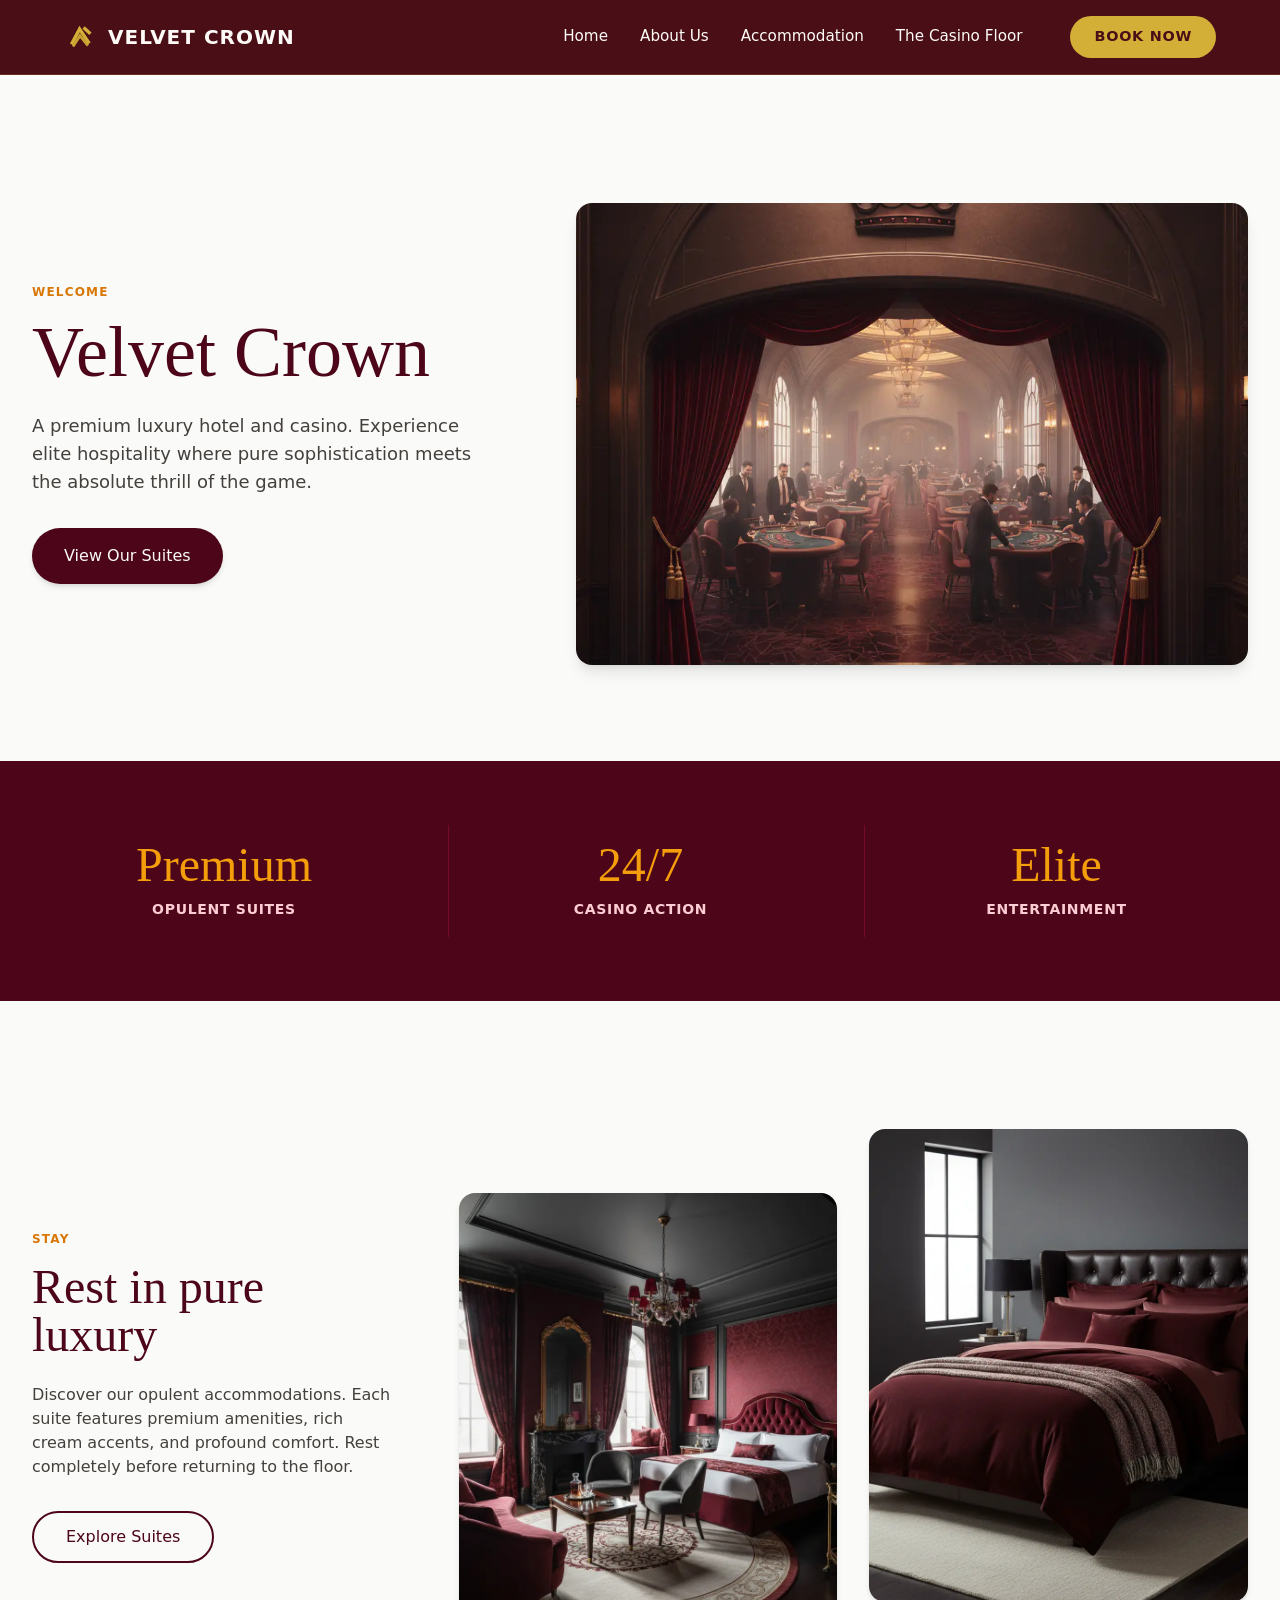
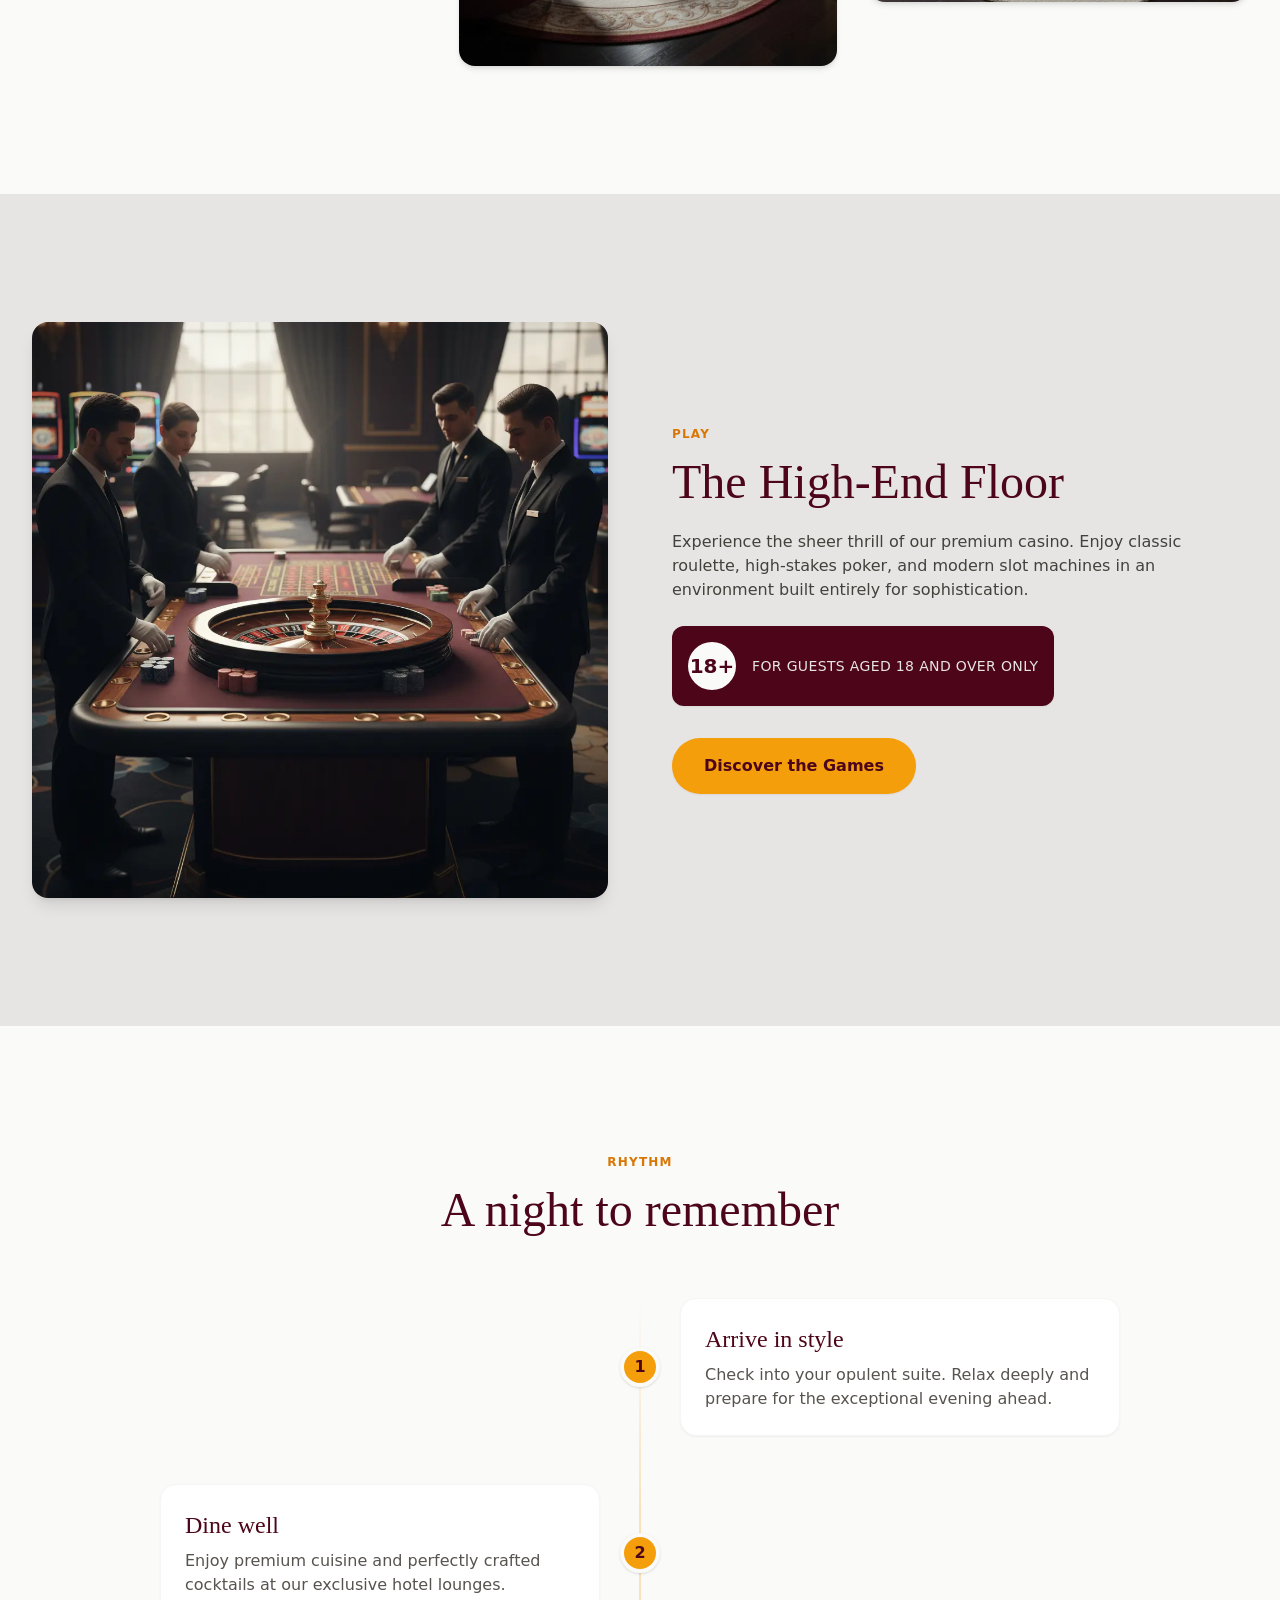
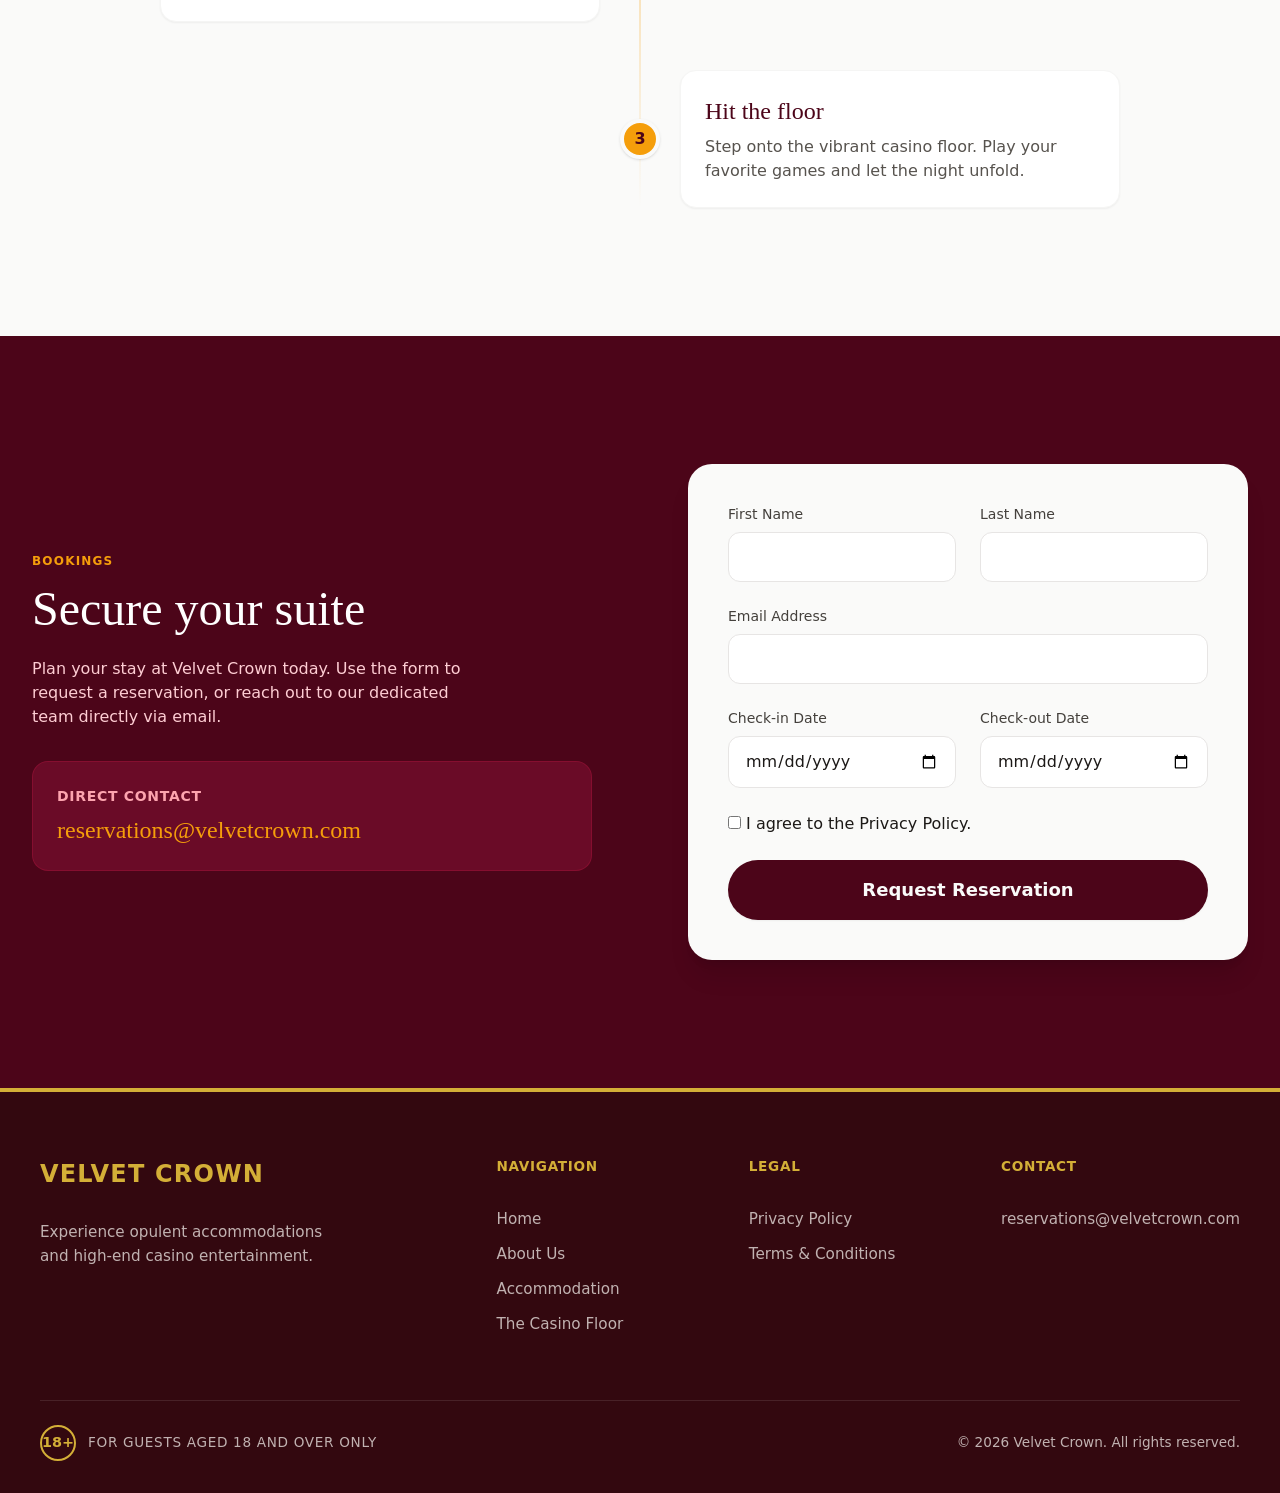
<file: index.html>
<!doctype html>
<html data-page="index.html" lang="en">
  <head>
    <link rel="stylesheet" href="assets/css/chrome.generated.css" />
    <script defer="" src="assets/js/chrome.generated.js"></script>

    <meta charset="utf-8" />
    <meta name="viewport" content="width=device-width, initial-scale=1" />
    <title>Velvet Crown | Luxury Hotel &amp; Casino</title>
    <meta
      name="description"
      content="A premium luxury hotel and casino featuring opulent suites, world-class entertainment, and a high-end gaming floor. Experience elite hospitality."
    />
    <link rel="icon" href="assets/brand/favicon.svg" type="image/svg+xml" />
    <meta
      property="og:title"
      content="Velvet Crown | Luxury Hotel &amp; Casino"
    />
    <meta
      property="og:description"
      content="A premium luxury hotel and casino featuring opulent suites, world-class entertainment, and a high-end gaming floor. Experience elite hospitality."
    />
    <meta property="og:type" content="website" />
    <meta property="og:url" content="/index.html" />
    <meta
      property="og:image"
      content="assets/img/hero_entrance_casino_live.webp"
    />
    <link rel="stylesheet" href="assets/css/site.css" />
    <link rel="stylesheet" href="assets/css/tailwind.css" />
    <script defer="" src="assets/js/site.js"></script>
    <meta
      name="twitter:image"
      content="assets/img/hero_entrance_casino_live.webp"
    />
  </head>
  <body
    class="bg-stone-50 text-stone-900 font-sans antialiased selection:bg-amber-500 selection:text-white"
  >
    <header data-chrome="header" class="vc-header">
      <div class="vc-header__inner">
        <a class="vc-brand" href="index.html"
          ><svg
            class="brand-logo"
            xmlns="http://www.w3.org/2000/svg"
            width="28"
            height="28"
            viewBox="0 0 24 24"
            aria-hidden="true"
            focusable="false"
          >
            <g transform="rotate(-3 12 12)">
              <path
                d="M6 16 L12 6 L18 16"
                fill="none"
                stroke="currentColor"
                stroke-width="2.6"
                stroke-linecap="square"
                stroke-linejoin="miter"
              />
              <path
                d="M7 18 L12 11 L17 18"
                fill="none"
                stroke="currentColor"
                stroke-width="2.1"
                stroke-linecap="square"
                stroke-linejoin="miter"
                opacity="0.92"
              />
              <path
                d="M16 6 L19 9"
                fill="none"
                stroke="currentColor"
                stroke-width="2.6"
                stroke-linecap="square"
                stroke-linejoin="miter"
              />
            </g></svg
          ><span class="vc-brand__text">Velvet Crown</span></a
        >
        <nav class="vc-nav vc-nav--desktop" aria-label="Primary navigation">
          <a
            class="vc-nav__link is-current"
            href="index.html"
            aria-current="page"
            >Home</a
          >
          <a class="vc-nav__link" href="about-us.html">About Us</a>
          <a class="vc-nav__link" href="accommodation.html">Accommodation</a>
          <a class="vc-nav__link" href="the-casino-floor.html"
            >The Casino Floor</a
          >
        </nav>
        <div class="vc-header__actions">
          <a class="vc-header__cta" href="mailto:reservations@velvetcrown.com"
            >Book Now</a
          >
          <button
            class="vc-burger"
            type="button"
            aria-expanded="false"
            aria-controls="vc-mobile-nav"
            data-burger=""
          >
            <span class="vc-burger__line"></span>
            <span class="vc-burger__line"></span>
            <span class="vc-burger__line"></span>
            <span class="vc-sr-only">Menu</span>
          </button>
        </div>
      </div>
    </header>
    <nav
      class="vc-mobile-nav"
      id="vc-mobile-nav"
      data-mobile-nav=""
      hidden=""
      aria-label="Mobile navigation"
    >
      <div class="vc-mobile-nav__overlay" data-mobile-close=""></div>
      <div class="vc-mobile-nav__panel">
        <div class="vc-mobile-nav__top">
          <span class="vc-mobile-nav__brand">Velvet Crown</span>
          <button
            class="vc-mobile-nav__close"
            type="button"
            aria-label="Close menu"
            data-mobile-close=""
          >
            ×
          </button>
        </div>
        <div class="vc-mobile-nav__links">
          <a
            class="vc-mobile-nav__link is-current"
            href="index.html"
            aria-current="page"
            >Home</a
          >
          <a class="vc-mobile-nav__link" href="about-us.html">About Us</a>
          <a class="vc-mobile-nav__link" href="accommodation.html"
            >Accommodation</a
          >
          <a class="vc-mobile-nav__link" href="the-casino-floor.html"
            >The Casino Floor</a
          >
        </div>
        <div class="vc-mobile-nav__utility">
          <a
            class="vc-mobile-nav__cta"
            href="mailto:reservations@velvetcrown.com"
            >Book Now</a
          >
          <a
            class="vc-mobile-nav__email"
            href="mailto:reservations@velvetcrown.com"
            >reservations@velvetcrown.com</a
          >
        </div>
      </div>
    </nav>

    <main>
      <!-- Hero Section -->
      <section
        id="hero"
        class="relative w-full pt-20 pb-16 lg:pt-32 lg:pb-24 overflow-hidden bg-stone-50"
      >
        <div class="max-w-7xl mx-auto px-4 sm:px-6 lg:px-8">
          <div class="flex flex-col lg:flex-row gap-12 lg:gap-16 items-center">
            <div class="w-full lg:w-5/12 flex flex-col items-start text-left">
              <span
                class="text-xs font-bold uppercase tracking-widest text-amber-600 mb-4 block"
                >Welcome</span
              >
              <h1
                class="text-5xl lg:text-7xl font-serif text-rose-950 leading-tight mb-6"
              >
                Velvet Crown
              </h1>
              <p class="text-lg text-stone-700 mb-8 max-w-md">
                A premium luxury hotel and casino. Experience elite hospitality
                where pure sophistication meets the absolute thrill of the game.
              </p>
              <a
                href="accommodation.html"
                class="inline-flex items-center justify-center px-8 py-4 bg-rose-950 text-stone-50 rounded-full font-medium hover:bg-rose-900 transition-colors shadow-md w-full sm:w-auto text-center"
                >View Our Suites</a
              >
            </div>
            <div class="w-full lg:w-7/12">
              <div
                class="relative w-full aspect-[4/3] lg:aspect-[16/11] rounded-2xl overflow-hidden shadow-lg"
              >
                <img
                  src="assets/img/hero_entrance_casino_live.webp"
                  alt="Velvet Crown main entrance and casino floor"
                  class="absolute inset-0 w-full h-full object-cover"
                  loading="lazy"
                />
              </div>
            </div>
          </div>
        </div>
      </section>

      <!-- Overview Stats Band -->
      <section id="overview" class="w-full py-16 bg-rose-950 text-stone-50">
        <div class="max-w-7xl mx-auto px-4 sm:px-6 lg:px-8">
          <div
            class="grid grid-cols-1 md:grid-cols-3 gap-8 text-center divide-y md:divide-y-0 md:divide-x divide-rose-800/50"
          >
            <div class="py-4">
              <span
                class="block text-4xl lg:text-5xl font-serif text-amber-500 mb-2"
                >Premium</span
              >
              <span
                class="text-sm font-bold uppercase tracking-wider text-rose-200"
                >Opulent Suites</span
              >
            </div>
            <div class="py-4">
              <span
                class="block text-4xl lg:text-5xl font-serif text-amber-500 mb-2"
                >24/7</span
              >
              <span
                class="text-sm font-bold uppercase tracking-wider text-rose-200"
                >Casino Action</span
              >
            </div>
            <div class="py-4">
              <span
                class="block text-4xl lg:text-5xl font-serif text-amber-500 mb-2"
                >Elite</span
              >
              <span
                class="text-sm font-bold uppercase tracking-wider text-rose-200"
                >Entertainment</span
              >
            </div>
          </div>
        </div>
      </section>

      <!-- Accommodation Preview -->
      <section id="suites" class="w-full py-20 lg:py-32 bg-stone-50">
        <div class="max-w-7xl mx-auto px-4 sm:px-6 lg:px-8">
          <div
            class="grid grid-cols-1 lg:grid-cols-12 gap-8 lg:gap-16 items-center"
          >
            <div class="lg:col-span-4 flex flex-col items-start">
              <span
                class="text-xs font-bold uppercase tracking-widest text-amber-600 mb-4 block"
                >Stay</span
              >
              <h2 class="text-4xl lg:text-5xl font-serif text-rose-950 mb-6">
                Rest in pure luxury
              </h2>
              <p class="text-stone-700 mb-8">
                Discover our opulent accommodations. Each suite features premium
                amenities, rich cream accents, and profound comfort. Rest
                completely before returning to the floor.
              </p>
              <a
                href="accommodation.html"
                class="inline-flex items-center justify-center px-8 py-3 border-2 border-rose-950 text-rose-950 rounded-full font-medium hover:bg-rose-50 transition-colors w-full sm:w-auto text-center"
                >Explore Suites</a
              >
            </div>
            <div class="lg:col-span-8">
              <div class="grid grid-cols-2 gap-4 lg:gap-8">
                <div class="col-span-1 sm:col-span-1 pt-0 sm:pt-16">
                  <div
                    class="relative w-full aspect-[4/5] rounded-2xl overflow-hidden shadow-md"
                  >
                    <img
                      src="assets/img/suite_interior_detail.webp"
                      alt="Luxurious suite interior"
                      class="absolute inset-0 w-full h-full object-cover"
                      loading="lazy"
                    />
                  </div>
                </div>
                <div class="col-span-1 sm:col-span-1 pb-0 sm:pb-16">
                  <div
                    class="relative w-full aspect-[4/5] rounded-2xl overflow-hidden shadow-md"
                  >
                    <img
                      src="assets/img/suite_bed_premium.webp"
                      alt="Premium bed with rich fabrics"
                      class="absolute inset-0 w-full h-full object-cover"
                      loading="lazy"
                    />
                  </div>
                </div>
              </div>
            </div>
          </div>
        </div>
      </section>

      <!-- The Casino Floor Preview -->
      <section id="gaming" class="w-full py-20 lg:py-32 bg-stone-200">
        <div class="max-w-7xl mx-auto px-4 sm:px-6 lg:px-8">
          <div
            class="flex flex-col lg:flex-row-reverse gap-12 lg:gap-16 items-center"
          >
            <div class="w-full lg:w-1/2 flex flex-col items-start">
              <span
                class="text-xs font-bold uppercase tracking-widest text-amber-600 mb-4 block"
                >Play</span
              >
              <h2 class="text-4xl lg:text-5xl font-serif text-rose-950 mb-6">
                The High-End Floor
              </h2>
              <p class="text-stone-700 mb-6">
                Experience the sheer thrill of our premium casino. Enjoy classic
                roulette, high-stakes poker, and modern slot machines in an
                environment built entirely for sophistication.
              </p>

              <!-- 18+ Warning -->
              <div
                class="bg-rose-950 rounded-xl p-4 inline-flex items-center gap-4 mb-8 shadow-sm"
              >
                <span
                  class="flex items-center justify-center w-12 h-12 rounded-full bg-stone-50 text-rose-950 font-bold text-xl leading-none shrink-0"
                  >18+</span
                >
                <span
                  class="text-stone-200 text-sm font-medium uppercase tracking-wide"
                  >For guests aged 18 and over only</span
                >
              </div>

              <a
                href="the-casino-floor.html"
                class="inline-flex items-center justify-center px-8 py-4 bg-amber-500 text-rose-950 rounded-full font-bold hover:bg-amber-400 transition-colors shadow-sm w-full sm:w-auto text-center"
                >Discover the Games</a
              >
            </div>
            <div class="w-full lg:w-1/2">
              <div
                class="relative w-full aspect-square rounded-2xl overflow-hidden shadow-lg"
              >
                <img
                  src="assets/img/casino_floor_roulette.webp"
                  alt="High-end roulette table on the casino floor"
                  class="absolute inset-0 w-full h-full object-cover"
                  loading="lazy"
                />
              </div>
            </div>
          </div>
        </div>
      </section>

      <!-- Experience Step Flow -->
      <section id="experience" class="w-full py-20 lg:py-32 bg-stone-50">
        <div class="max-w-3xl mx-auto px-4 sm:px-6 lg:px-8 text-center mb-16">
          <span
            class="text-xs font-bold uppercase tracking-widest text-amber-600 mb-4 block"
            >Rhythm</span
          >
          <h2 class="text-4xl lg:text-5xl font-serif text-rose-950">
            A night to remember
          </h2>
        </div>
        <div class="max-w-5xl mx-auto px-4 sm:px-6 lg:px-8">
          <div
            class="space-y-12 relative before:absolute before:inset-0 before:ml-5 before:-translate-x-px md:before:mx-auto md:before:translate-x-0 before:h-full before:w-0.5 before:bg-gradient-to-b before:from-transparent before:via-amber-500/30 before:to-transparent"
          >
            <div
              class="relative flex items-center justify-between md:justify-normal md:odd:flex-row-reverse group"
            >
              <div
                class="flex items-center justify-center w-10 h-10 rounded-full border-4 border-stone-50 bg-amber-500 text-rose-950 font-bold shadow shrink-0 md:order-1 md:group-odd:-translate-x-1/2 md:group-even:translate-x-1/2 z-10"
              >
                1
              </div>
              <div
                class="w-[calc(100%-4rem)] md:w-[calc(50%-2.5rem)] p-6 bg-white rounded-2xl shadow-sm border border-stone-100"
              >
                <h3 class="font-serif text-2xl text-rose-950 mb-2">
                  Arrive in style
                </h3>
                <p class="text-stone-600">
                  Check into your opulent suite. Relax deeply and prepare for
                  the exceptional evening ahead.
                </p>
              </div>
            </div>

            <div
              class="relative flex items-center justify-between md:justify-normal md:odd:flex-row-reverse group"
            >
              <div
                class="flex items-center justify-center w-10 h-10 rounded-full border-4 border-stone-50 bg-amber-500 text-rose-950 font-bold shadow shrink-0 md:order-1 md:group-odd:-translate-x-1/2 md:group-even:translate-x-1/2 z-10"
              >
                2
              </div>
              <div
                class="w-[calc(100%-4rem)] md:w-[calc(50%-2.5rem)] p-6 bg-white rounded-2xl shadow-sm border border-stone-100"
              >
                <h3 class="font-serif text-2xl text-rose-950 mb-2">
                  Dine well
                </h3>
                <p class="text-stone-600">
                  Enjoy premium cuisine and perfectly crafted cocktails at our
                  exclusive hotel lounges.
                </p>
              </div>
            </div>

            <div
              class="relative flex items-center justify-between md:justify-normal md:odd:flex-row-reverse group"
            >
              <div
                class="flex items-center justify-center w-10 h-10 rounded-full border-4 border-stone-50 bg-amber-500 text-rose-950 font-bold shadow shrink-0 md:order-1 md:group-odd:-translate-x-1/2 md:group-even:translate-x-1/2 z-10"
              >
                3
              </div>
              <div
                class="w-[calc(100%-4rem)] md:w-[calc(50%-2.5rem)] p-6 bg-white rounded-2xl shadow-sm border border-stone-100"
              >
                <h3 class="font-serif text-2xl text-rose-950 mb-2">
                  Hit the floor
                </h3>
                <p class="text-stone-600">
                  Step onto the vibrant casino floor. Play your favorite games
                  and let the night unfold.
                </p>
              </div>
            </div>
          </div>
        </div>
      </section>

      <!-- Contact / Booking Form -->
      <section
        id="reservations"
        class="w-full py-20 lg:py-32 bg-rose-950 text-stone-50"
      >
        <div class="max-w-7xl mx-auto px-4 sm:px-6 lg:px-8">
          <div
            class="grid grid-cols-1 lg:grid-cols-2 gap-12 lg:gap-24 items-center"
          >
            <div class="flex flex-col justify-center">
              <span
                class="text-xs font-bold uppercase tracking-widest text-amber-500 mb-4 block"
                >Bookings</span
              >
              <h2 class="text-4xl lg:text-5xl font-serif text-white mb-6">
                Secure your suite
              </h2>
              <p class="text-rose-200 mb-8 max-w-md">
                Plan your stay at Velvet Crown today. Use the form to request a
                reservation, or reach out to our dedicated team directly via
                email.
              </p>

              <div
                class="bg-rose-900/50 p-6 rounded-2xl border border-rose-800/50 inline-block"
              >
                <span
                  class="block text-sm text-rose-300 uppercase tracking-wider font-bold mb-2"
                  >Direct Contact</span
                >
                <a
                  href="mailto:reservations@velvetcrown.com"
                  class="text-xl lg:text-2xl font-serif text-amber-500 hover:text-amber-400 transition-colors break-all"
                  >reservations@velvetcrown.com</a
                >
              </div>
            </div>

            <div
              class="bg-stone-50 rounded-3xl p-6 sm:p-8 lg:p-10 shadow-xl text-stone-900"
            >
              <form action="thanks_form.php" method="post" class="space-y-6">
                <div class="grid grid-cols-1 sm:grid-cols-2 gap-6">
                  <div class="space-y-2">
                    <label
                      for="first_name"
                      class="block text-sm font-medium text-stone-700"
                      >First Name</label
                    >
                    <input
                      type="text"
                      id="first_name"
                      name="first_name"
                      required=""
                      class="w-full px-4 py-3 rounded-xl border border-stone-200 bg-white focus:outline-none focus:ring-2 focus:ring-amber-500 focus:border-transparent transition-shadow"
                    />
                  </div>
                  <div class="space-y-2">
                    <label
                      for="last_name"
                      class="block text-sm font-medium text-stone-700"
                      >Last Name</label
                    >
                    <input
                      type="text"
                      id="last_name"
                      name="last_name"
                      required=""
                      class="w-full px-4 py-3 rounded-xl border border-stone-200 bg-white focus:outline-none focus:ring-2 focus:ring-amber-500 focus:border-transparent transition-shadow"
                    />
                  </div>
                </div>

                <div class="space-y-2">
                  <label
                    for="email"
                    class="block text-sm font-medium text-stone-700"
                    >Email Address</label
                  >
                  <input
                    type="email"
                    id="email"
                    name="email"
                    required=""
                    class="w-full px-4 py-3 rounded-xl border border-stone-200 bg-white focus:outline-none focus:ring-2 focus:ring-amber-500 focus:border-transparent transition-shadow"
                  />
                </div>

                <div class="grid grid-cols-1 sm:grid-cols-2 gap-6">
                  <div class="space-y-2">
                    <label
                      for="check_in"
                      class="block text-sm font-medium text-stone-700"
                      >Check-in Date</label
                    >
                    <input
                      type="date"
                      id="check_in"
                      name="check_in"
                      required=""
                      class="w-full px-4 py-3 rounded-xl border border-stone-200 bg-white focus:outline-none focus:ring-2 focus:ring-amber-500 focus:border-transparent transition-shadow"
                    />
                  </div>
                  <div class="space-y-2">
                    <label
                      for="check_out"
                      class="block text-sm font-medium text-stone-700"
                      >Check-out Date</label
                    >
                    <input
                      type="date"
                      id="check_out"
                      name="check_out"
                      required=""
                      class="w-full px-4 py-3 rounded-xl border border-stone-200 bg-white focus:outline-none focus:ring-2 focus:ring-amber-500 focus:border-transparent transition-shadow"
                    />
                  </div>
                </div>

                <div class="form-privacy">
                  <label class="privacy-label">
                    <input type="checkbox" name="privacyAccepted" required="" />
                    <span
                      >I agree to the
                      <a
                        href="privacy-policy.html"
                        target="_blank"
                        rel="noopener"
                        >Privacy Policy</a
                      >.</span
                    >
                  </label>
                </div>
                <button
                  type="submit"
                  class="w-full py-4 px-8 bg-rose-950 text-stone-50 rounded-full font-bold text-lg hover:bg-rose-900 transition-colors shadow-sm"
                >
                  Request Reservation
                </button>
              </form>
            </div>
          </div>
        </div>
      </section>
    </main>

    <footer data-chrome="footer" class="vc-footer">
      <div class="vc-footer__inner">
        <div class="vc-footer__col vc-footer__col--brand">
          <strong class="vc-footer__brand">Velvet Crown</strong>
          <p class="vc-footer__summary">
            Experience opulent accommodations and high-end casino entertainment.
          </p>
        </div>
        <div class="vc-footer__col vc-footer__col--links">
          <span class="vc-footer__title">Navigation</span>
          <a class="vc-footer__link" href="index.html">Home</a>
          <a class="vc-footer__link" href="about-us.html">About Us</a>
          <a class="vc-footer__link" href="accommodation.html">Accommodation</a>
          <a class="vc-footer__link" href="the-casino-floor.html"
            >The Casino Floor</a
          >
        </div>
        <div class="vc-footer__col vc-footer__col--legal">
          <span class="vc-footer__title">Legal</span>
          <a class="vc-footer__link" href="privacy-policy.html"
            >Privacy Policy</a
          >
          <a class="vc-footer__link" href="terms-conditions.html"
            >Terms &amp; Conditions</a
          >
        </div>
        <div class="vc-footer__col vc-footer__col--contact">
          <span class="vc-footer__title">Contact</span>
          <a class="vc-footer__link" href="mailto:reservations@velvetcrown.com"
            >reservations@velvetcrown.com</a
          >
        </div>
      </div>
      <div class="vc-footer__bottom">
        <div class="vc-footer__age">
          <span class="vc-footer__age-icon">18+</span>
          <span class="vc-footer__age-text"
            >For guests aged 18 and over only</span
          >
        </div>
        <div class="vc-footer__copy">
          © 2026 Velvet Crown. All rights reserved.
        </div>
      </div>
    </footer>
  </body>
</html>
</file>
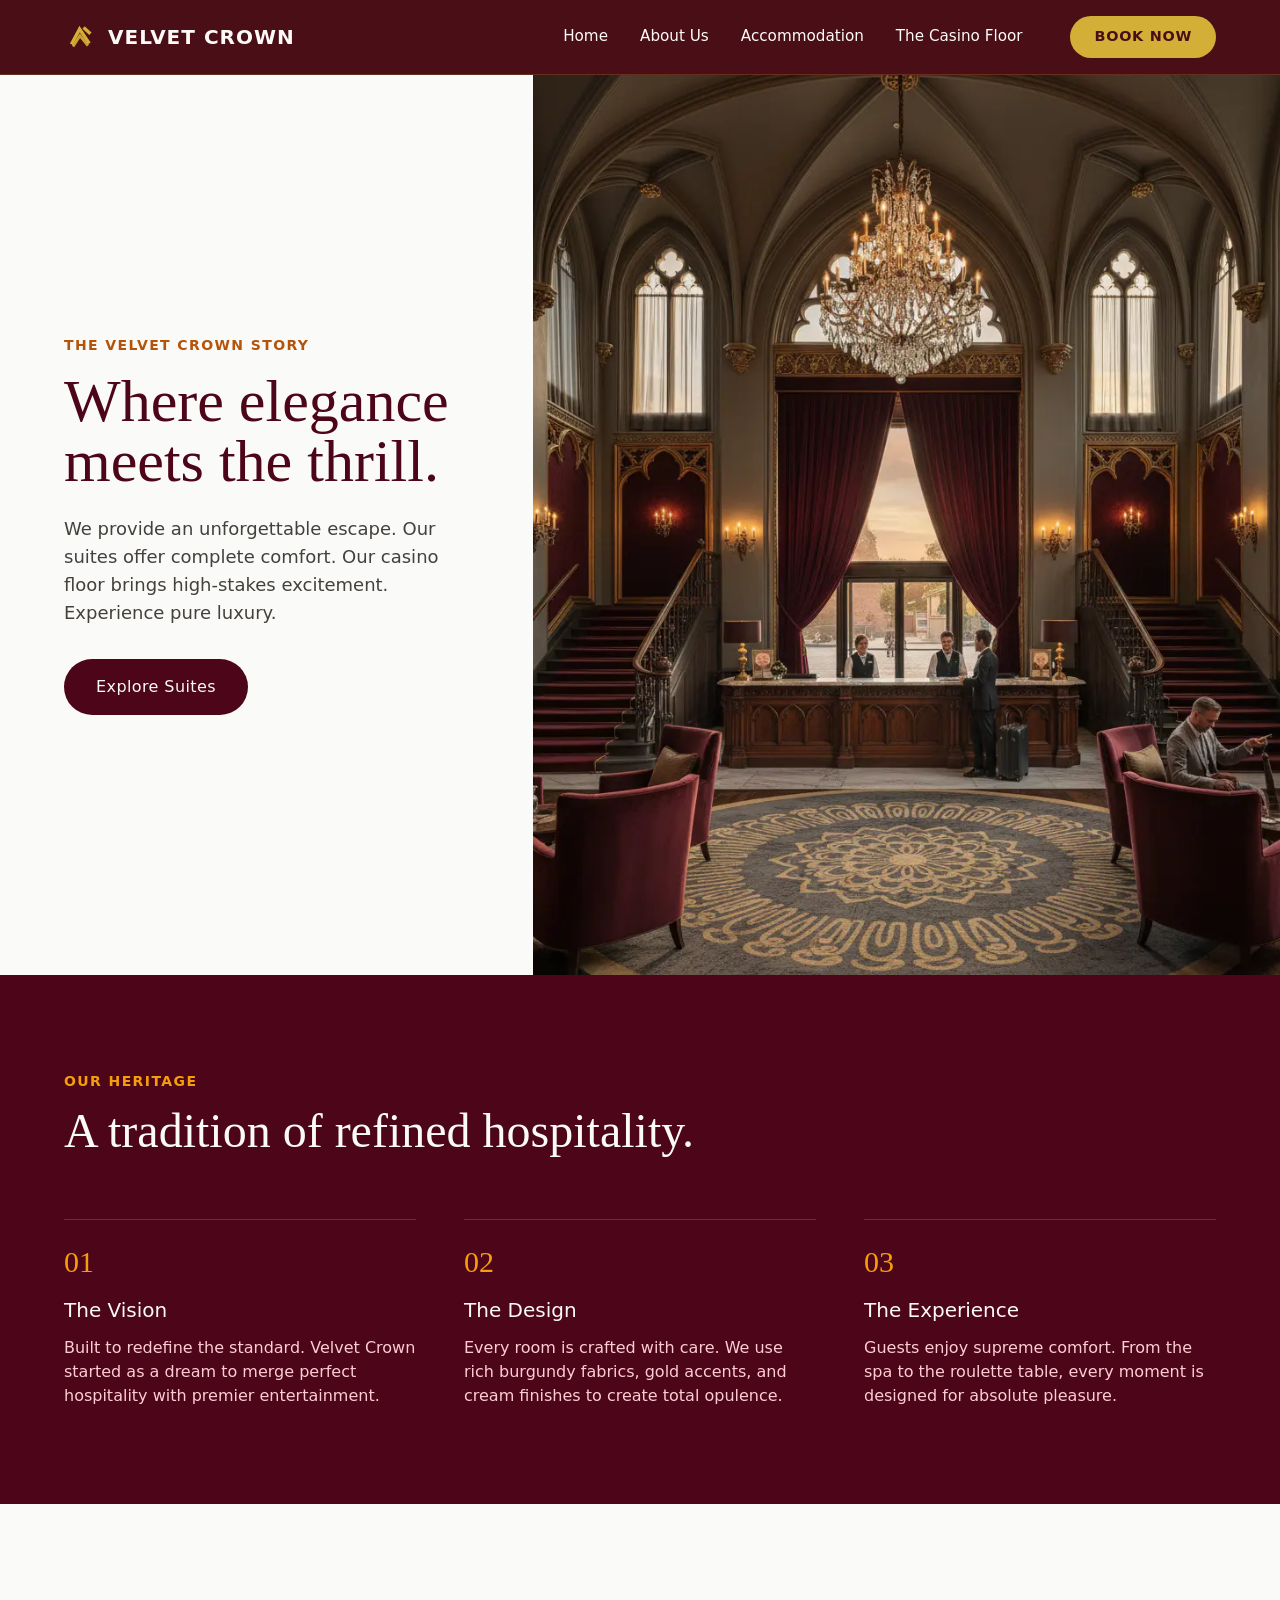
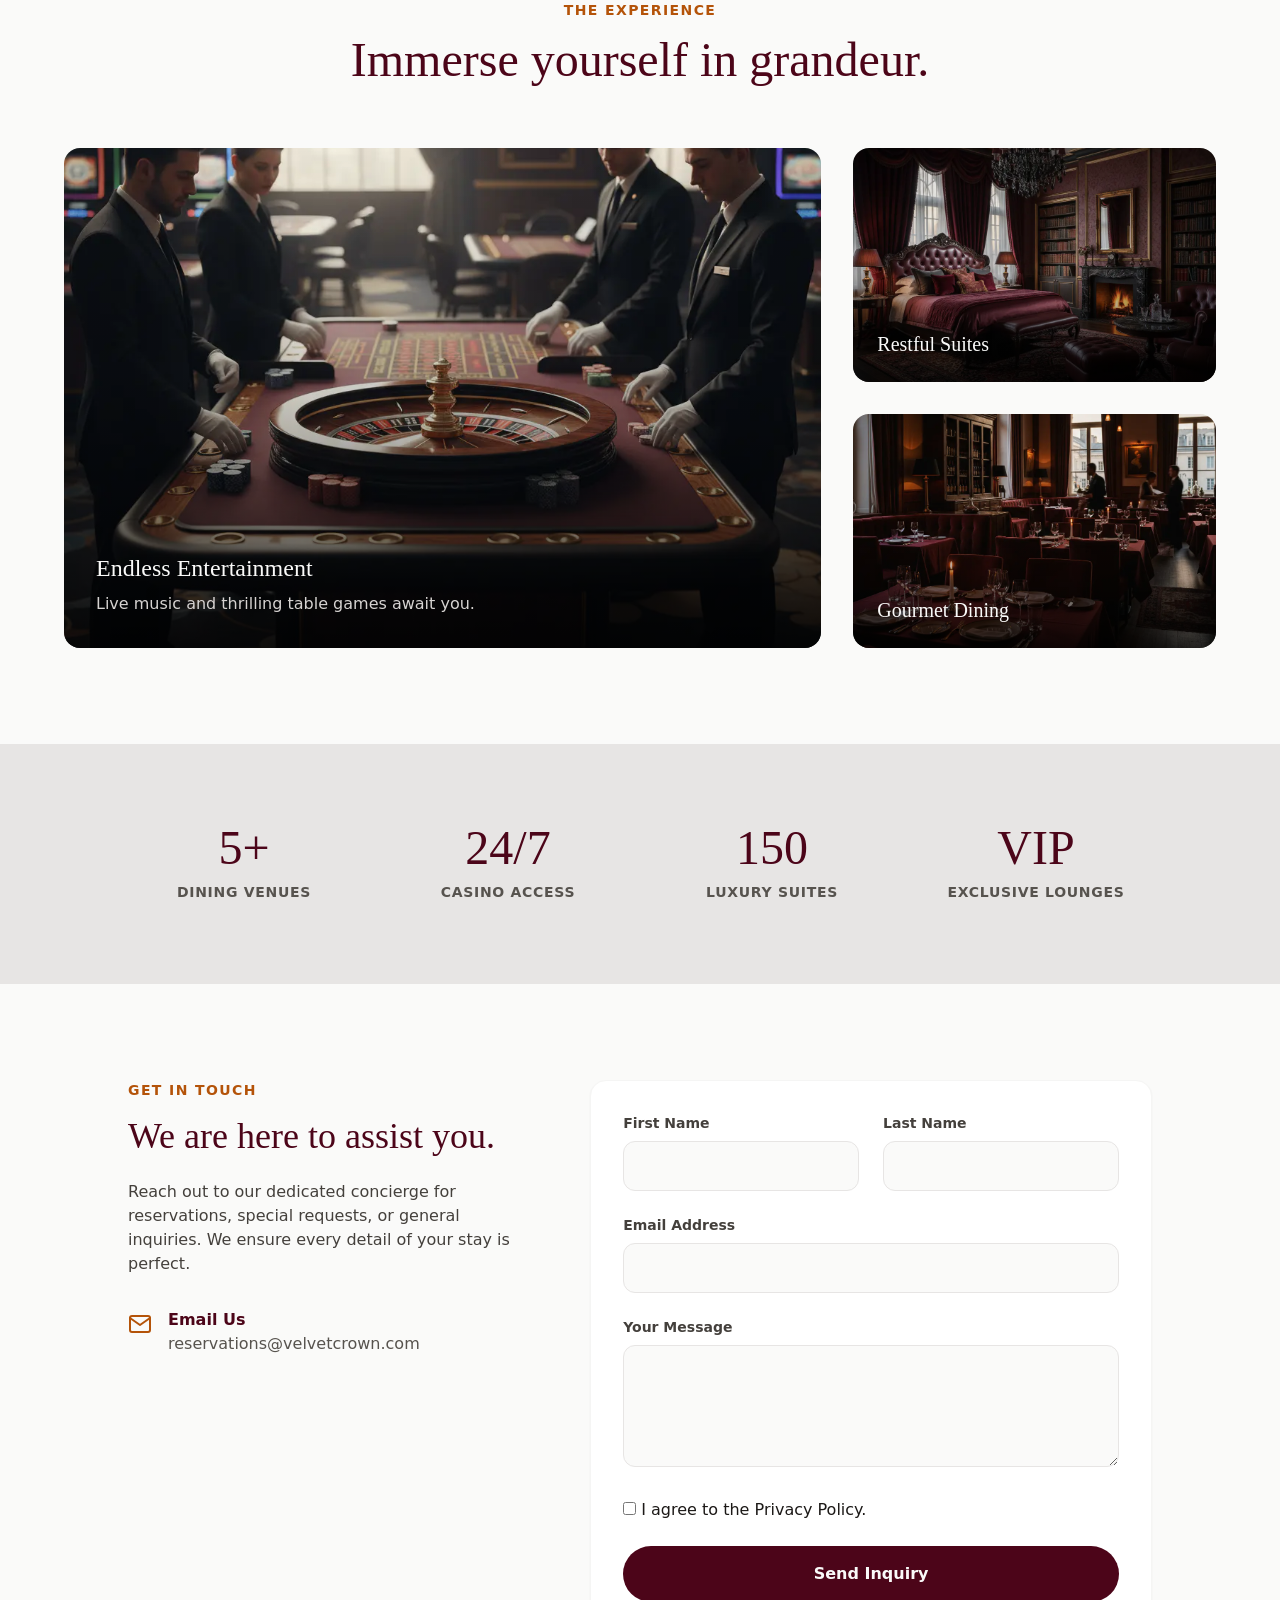
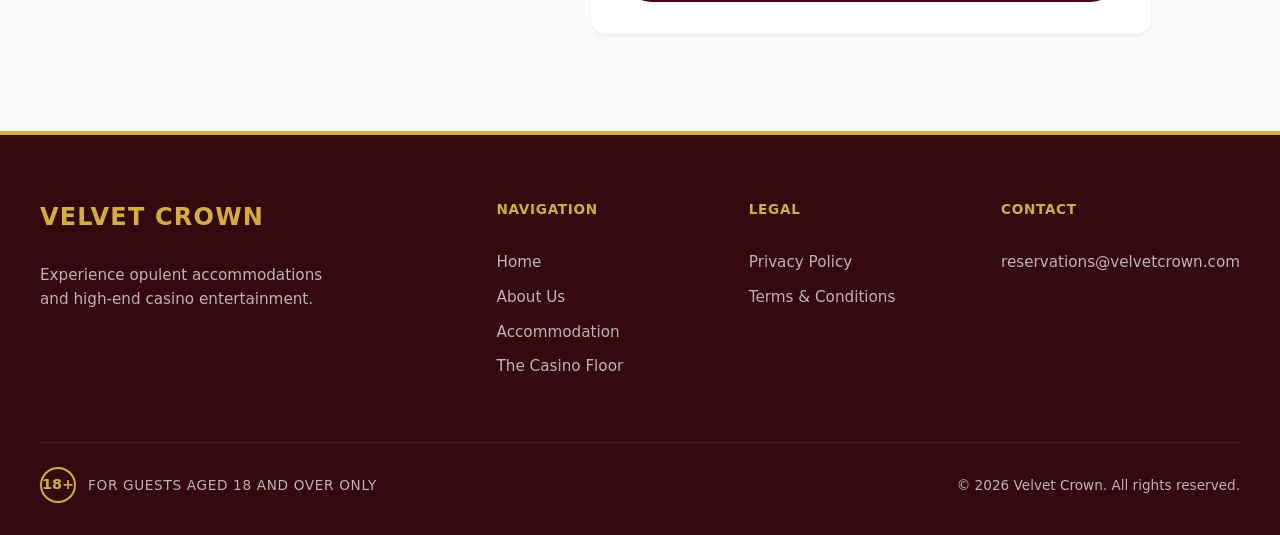
<file: about-us.html>
<!doctype html>
<html data-page="about-us.html" lang="en">
  <head>
    <link rel="stylesheet" href="assets/css/chrome.generated.css" />
    <script defer="" src="assets/js/chrome.generated.js"></script>

    <meta charset="utf-8" />
    <meta name="viewport" content="width=device-width, initial-scale=1" />
    <title>About Us | Velvet Crown</title>
    <meta
      name="description"
      content="Discover the legacy and opulent lifestyle offered at Velvet Crown luxury hotel and casino."
    />
    <link rel="icon" href="assets/brand/favicon.svg" type="image/svg+xml" />
    <meta property="og:title" content="About Us | Velvet Crown" />
    <meta
      property="og:description"
      content="Discover the legacy and opulent lifestyle offered at Velvet Crown luxury hotel and casino."
    />
    <meta property="og:type" content="website" />
    <meta property="og:url" content="https://velvetcrown.com/about-us.html" />
    <meta property="og:image" content="assets/img/hero_luxury_lobby.webp" />
    <link rel="stylesheet" href="assets/css/site.css" />
    <link rel="stylesheet" href="assets/css/tailwind.css" />
    <script defer="" src="assets/js/site.js"></script>
    <meta name="twitter:image" content="assets/img/hero_luxury_lobby.webp" />
  </head>
  <body class="bg-stone-50 text-stone-900 font-sans antialiased">
    <header data-chrome="header" class="vc-header">
      <div class="vc-header__inner">
        <a class="vc-brand" href="index.html"
          ><svg
            class="brand-logo"
            xmlns="http://www.w3.org/2000/svg"
            width="28"
            height="28"
            viewBox="0 0 24 24"
            aria-hidden="true"
            focusable="false"
          >
            <g transform="rotate(-3 12 12)">
              <path
                d="M6 16 L12 6 L18 16"
                fill="none"
                stroke="currentColor"
                stroke-width="2.6"
                stroke-linecap="square"
                stroke-linejoin="miter"
              />
              <path
                d="M7 18 L12 11 L17 18"
                fill="none"
                stroke="currentColor"
                stroke-width="2.1"
                stroke-linecap="square"
                stroke-linejoin="miter"
                opacity="0.92"
              />
              <path
                d="M16 6 L19 9"
                fill="none"
                stroke="currentColor"
                stroke-width="2.6"
                stroke-linecap="square"
                stroke-linejoin="miter"
              />
            </g></svg
          ><span class="vc-brand__text">Velvet Crown</span></a
        >
        <nav class="vc-nav vc-nav--desktop" aria-label="Primary navigation">
          <a class="vc-nav__link" href="index.html">Home</a>
          <a
            class="vc-nav__link is-current"
            href="about-us.html"
            aria-current="page"
            >About Us</a
          >
          <a class="vc-nav__link" href="accommodation.html">Accommodation</a>
          <a class="vc-nav__link" href="the-casino-floor.html"
            >The Casino Floor</a
          >
        </nav>
        <div class="vc-header__actions">
          <a class="vc-header__cta" href="mailto:reservations@velvetcrown.com"
            >Book Now</a
          >
          <button
            class="vc-burger"
            type="button"
            aria-expanded="false"
            aria-controls="vc-mobile-nav"
            data-burger=""
          >
            <span class="vc-burger__line"></span>
            <span class="vc-burger__line"></span>
            <span class="vc-burger__line"></span>
            <span class="vc-sr-only">Menu</span>
          </button>
        </div>
      </div>
    </header>
    <nav
      class="vc-mobile-nav"
      id="vc-mobile-nav"
      data-mobile-nav=""
      hidden=""
      aria-label="Mobile navigation"
    >
      <div class="vc-mobile-nav__overlay" data-mobile-close=""></div>
      <div class="vc-mobile-nav__panel">
        <div class="vc-mobile-nav__top">
          <span class="vc-mobile-nav__brand">Velvet Crown</span>
          <button
            class="vc-mobile-nav__close"
            type="button"
            aria-label="Close menu"
            data-mobile-close=""
          >
            ×
          </button>
        </div>
        <div class="vc-mobile-nav__links">
          <a class="vc-mobile-nav__link" href="index.html">Home</a>
          <a
            class="vc-mobile-nav__link is-current"
            href="about-us.html"
            aria-current="page"
            >About Us</a
          >
          <a class="vc-mobile-nav__link" href="accommodation.html"
            >Accommodation</a
          >
          <a class="vc-mobile-nav__link" href="the-casino-floor.html"
            >The Casino Floor</a
          >
        </div>
        <div class="vc-mobile-nav__utility">
          <a
            class="vc-mobile-nav__cta"
            href="mailto:reservations@velvetcrown.com"
            >Book Now</a
          >
          <a
            class="vc-mobile-nav__email"
            href="mailto:reservations@velvetcrown.com"
            >reservations@velvetcrown.com</a
          >
        </div>
      </div>
    </nav>

    <main>
      <!-- Hero Section -->
      <section
        id="hero"
        class="relative w-full min-h-screen flex flex-col lg:flex-row bg-stone-50"
      >
        <div
          class="w-full lg:w-5/12 flex flex-col justify-center px-8 lg:px-16 py-16 lg:py-0 order-2 lg:order-1"
        >
          <span
            class="text-sm font-bold tracking-widest text-amber-700 uppercase mb-4"
            >The Velvet Crown Story</span
          >
          <h1
            class="text-4xl lg:text-6xl font-serif text-rose-950 leading-tight mb-6"
          >
            Where elegance meets the thrill.
          </h1>
          <p class="text-lg text-stone-700 mb-8 max-w-md">
            We provide an unforgettable escape. Our suites offer complete
            comfort. Our casino floor brings high-stakes excitement. Experience
            pure luxury.
          </p>
          <div>
            <a
              href="accommodation.html"
              class="inline-flex items-center justify-center px-8 py-4 bg-rose-950 text-stone-50 rounded-full font-medium tracking-wide hover:bg-rose-900 transition-colors w-full sm:w-auto"
              >Explore Suites</a
            >
          </div>
        </div>
        <div class="w-full lg:w-7/12 h-[60vh] lg:h-screen order-1 lg:order-2">
          <img
            src="assets/img/hero_luxury_lobby.webp"
            alt="Velvet Crown main entrance and lobby"
            class="w-full h-full object-cover"
            loading="lazy"
          />
        </div>
      </section>

      <!-- Legacy / Timeline Section -->
      <section
        id="our-legacy"
        class="py-24 px-8 lg:px-16 bg-rose-950 text-stone-50"
      >
        <div class="max-w-6xl mx-auto">
          <div class="mb-16">
            <span
              class="text-sm font-bold tracking-widest text-amber-500 uppercase mb-4 block"
              >Our Heritage</span
            >
            <h2 class="text-3xl lg:text-5xl font-serif leading-tight">
              A tradition of refined hospitality.
            </h2>
          </div>
          <div class="grid grid-cols-1 md:grid-cols-3 gap-12">
            <div class="border-t border-rose-800 pt-6">
              <span class="text-3xl font-serif text-amber-500 block mb-4"
                >01</span
              >
              <h3 class="text-xl font-medium mb-3">The Vision</h3>
              <p class="text-rose-200">
                Built to redefine the standard. Velvet Crown started as a dream
                to merge perfect hospitality with premier entertainment.
              </p>
            </div>
            <div class="border-t border-rose-800 pt-6">
              <span class="text-3xl font-serif text-amber-500 block mb-4"
                >02</span
              >
              <h3 class="text-xl font-medium mb-3">The Design</h3>
              <p class="text-rose-200">
                Every room is crafted with care. We use rich burgundy fabrics,
                gold accents, and cream finishes to create total opulence.
              </p>
            </div>
            <div class="border-t border-rose-800 pt-6">
              <span class="text-3xl font-serif text-amber-500 block mb-4"
                >03</span
              >
              <h3 class="text-xl font-medium mb-3">The Experience</h3>
              <p class="text-rose-200">
                Guests enjoy supreme comfort. From the spa to the roulette
                table, every moment is designed for absolute pleasure.
              </p>
            </div>
          </div>
        </div>
      </section>

      <!-- Asymmetric Grid / Lifestyle -->
      <section id="lifestyle" class="py-24 px-8 lg:px-16 bg-stone-50">
        <div class="max-w-7xl mx-auto">
          <div class="mb-16 text-center max-w-2xl mx-auto">
            <span
              class="text-sm font-bold tracking-widest text-amber-700 uppercase mb-4 block"
              >The Experience</span
            >
            <h2
              class="text-3xl lg:text-5xl font-serif text-rose-950 leading-tight"
            >
              Immerse yourself in grandeur.
            </h2>
          </div>
          <div class="grid grid-cols-1 lg:grid-cols-12 gap-8">
            <div
              class="lg:col-span-8 group overflow-hidden rounded-2xl relative"
            >
              <img
                data-img="casino_live_music"
                src="assets/img/casino_floor_roulette.webp"
                alt="Live music on the casino floor"
                class="w-full h-full min-h-[400px] lg:h-[500px] object-cover transition-transform duration-700 group-hover:scale-105"
                loading="lazy"
              />
              <div
                class="absolute inset-0 bg-gradient-to-t from-black/80 via-black/20 to-transparent flex flex-col justify-end p-8"
              >
                <h3 class="text-2xl font-serif text-stone-50 mb-2">
                  Endless Entertainment
                </h3>
                <p class="text-stone-300">
                  Live music and thrilling table games await you.
                </p>
              </div>
            </div>
            <div class="lg:col-span-4 flex flex-col gap-8">
              <div class="group overflow-hidden rounded-2xl relative h-[234px]">
                <img
                  src="assets/img/suite_interior.webp"
                  alt="Opulent hotel suite"
                  class="w-full h-full object-cover transition-transform duration-700 group-hover:scale-105"
                  loading="lazy"
                />
                <div
                  class="absolute inset-0 bg-gradient-to-t from-black/80 via-transparent to-transparent flex flex-col justify-end p-6"
                >
                  <h3 class="text-xl font-serif text-stone-50">
                    Restful Suites
                  </h3>
                </div>
              </div>
              <div class="group overflow-hidden rounded-2xl relative h-[234px]">
                <img
                  src="assets/img/fine_dining.webp"
                  alt="Fine dining restaurant"
                  class="w-full h-full object-cover transition-transform duration-700 group-hover:scale-105"
                  loading="lazy"
                />
                <div
                  class="absolute inset-0 bg-gradient-to-t from-black/80 via-transparent to-transparent flex flex-col justify-end p-6"
                >
                  <h3 class="text-xl font-serif text-stone-50">
                    Gourmet Dining
                  </h3>
                </div>
              </div>
            </div>
          </div>
        </div>
      </section>

      <!-- Stat Band -->
      <section id="milestones" class="py-20 bg-stone-200">
        <div
          class="max-w-6xl mx-auto px-8 lg:px-16 grid grid-cols-2 md:grid-cols-4 gap-8 text-center"
        >
          <div>
            <span
              class="block text-4xl lg:text-5xl font-serif text-rose-950 mb-2"
              >5+</span
            >
            <span
              class="text-sm font-bold tracking-wider text-stone-600 uppercase"
              >Dining Venues</span
            >
          </div>
          <div>
            <span
              class="block text-4xl lg:text-5xl font-serif text-rose-950 mb-2"
              >24/7</span
            >
            <span
              class="text-sm font-bold tracking-wider text-stone-600 uppercase"
              >Casino Access</span
            >
          </div>
          <div>
            <span
              class="block text-4xl lg:text-5xl font-serif text-rose-950 mb-2"
              >150</span
            >
            <span
              class="text-sm font-bold tracking-wider text-stone-600 uppercase"
              >Luxury Suites</span
            >
          </div>
          <div>
            <span
              class="block text-4xl lg:text-5xl font-serif text-rose-950 mb-2"
              >VIP</span
            >
            <span
              class="text-sm font-bold tracking-wider text-stone-600 uppercase"
              >Exclusive Lounges</span
            >
          </div>
        </div>
      </section>

      <!-- Contact Section with Form -->
      <section id="inquiries" class="py-24 px-8 lg:px-16 bg-stone-50">
        <div class="max-w-5xl mx-auto flex flex-col lg:flex-row gap-16">
          <div class="w-full lg:w-5/12">
            <span
              class="text-sm font-bold tracking-widest text-amber-700 uppercase mb-4 block"
              >Get In Touch</span
            >
            <h2
              class="text-3xl lg:text-4xl font-serif text-rose-950 leading-tight mb-6"
            >
              We are here to assist you.
            </h2>
            <p class="text-stone-700 mb-8">
              Reach out to our dedicated concierge for reservations, special
              requests, or general inquiries. We ensure every detail of your
              stay is perfect.
            </p>

            <div class="flex items-start gap-4 mb-8">
              <div class="mt-1">
                <svg
                  class="w-6 h-6 text-amber-700"
                  viewBox="0 0 24 24"
                  fill="none"
                  stroke="currentColor"
                  stroke-width="2"
                  stroke-linecap="round"
                  stroke-linejoin="round"
                >
                  <path
                    d="M4 4h16c1.1 0 2 .9 2 2v12c0 1.1-.9 2-2 2H4c-1.1 0-2-.9-2-2V6c0-1.1.9-2 2-2z"
                  ></path>
                  <polyline points="22,6 12,13 2,6"></polyline>
                </svg>
              </div>
              <div>
                <h4 class="font-bold text-rose-950">Email Us</h4>
                <a
                  href="mailto:reservations@velvetcrown.com"
                  class="text-stone-600 hover:text-amber-700 transition-colors"
                  >reservations@velvetcrown.com</a
                >
              </div>
            </div>
          </div>

          <div
            class="w-full lg:w-7/12 bg-white p-8 rounded-2xl shadow-sm border border-stone-100"
          >
            <form action="thanks_form.php" method="post" class="space-y-6">
              <div class="grid grid-cols-1 md:grid-cols-2 gap-6">
                <div>
                  <label
                    for="firstName"
                    class="block text-sm font-bold text-stone-700 mb-2"
                    >First Name</label
                  >
                  <input
                    type="text"
                    id="firstName"
                    name="firstName"
                    required=""
                    class="w-full px-4 py-3 bg-stone-50 border border-stone-200 rounded-xl focus:outline-none focus:border-amber-700 focus:ring-1 focus:ring-amber-700 text-stone-900"
                  />
                </div>
                <div>
                  <label
                    for="lastName"
                    class="block text-sm font-bold text-stone-700 mb-2"
                    >Last Name</label
                  >
                  <input
                    type="text"
                    id="lastName"
                    name="lastName"
                    required=""
                    class="w-full px-4 py-3 bg-stone-50 border border-stone-200 rounded-xl focus:outline-none focus:border-amber-700 focus:ring-1 focus:ring-amber-700 text-stone-900"
                  />
                </div>
              </div>
              <div>
                <label
                  for="email"
                  class="block text-sm font-bold text-stone-700 mb-2"
                  >Email Address</label
                >
                <input
                  type="email"
                  id="email"
                  name="email"
                  required=""
                  class="w-full px-4 py-3 bg-stone-50 border border-stone-200 rounded-xl focus:outline-none focus:border-amber-700 focus:ring-1 focus:ring-amber-700 text-stone-900"
                />
              </div>
              <div>
                <label
                  for="message"
                  class="block text-sm font-bold text-stone-700 mb-2"
                  >Your Message</label
                >
                <textarea
                  id="message"
                  name="message"
                  rows="4"
                  required=""
                  class="w-full px-4 py-3 bg-stone-50 border border-stone-200 rounded-xl focus:outline-none focus:border-amber-700 focus:ring-1 focus:ring-amber-700 text-stone-900"
                ></textarea>
              </div>
              <div class="form-privacy">
                <label class="privacy-label">
                  <input type="checkbox" name="privacyAccepted" required="" />
                  <span
                    >I agree to the
                    <a href="privacy-policy.html" target="_blank" rel="noopener"
                      >Privacy Policy</a
                    >.</span
                  >
                </label>
              </div>
              <button
                type="submit"
                class="w-full py-4 bg-rose-950 text-stone-50 font-bold rounded-full hover:bg-rose-900 transition-colors text-center inline-block"
              >
                Send Inquiry
              </button>
            </form>
          </div>
        </div>
      </section>
    </main>

    <footer data-chrome="footer" class="vc-footer">
      <div class="vc-footer__inner">
        <div class="vc-footer__col vc-footer__col--brand">
          <strong class="vc-footer__brand">Velvet Crown</strong>
          <p class="vc-footer__summary">
            Experience opulent accommodations and high-end casino entertainment.
          </p>
        </div>
        <div class="vc-footer__col vc-footer__col--links">
          <span class="vc-footer__title">Navigation</span>
          <a class="vc-footer__link" href="index.html">Home</a>
          <a class="vc-footer__link" href="about-us.html">About Us</a>
          <a class="vc-footer__link" href="accommodation.html">Accommodation</a>
          <a class="vc-footer__link" href="the-casino-floor.html"
            >The Casino Floor</a
          >
        </div>
        <div class="vc-footer__col vc-footer__col--legal">
          <span class="vc-footer__title">Legal</span>
          <a class="vc-footer__link" href="privacy-policy.html"
            >Privacy Policy</a
          >
          <a class="vc-footer__link" href="terms-conditions.html"
            >Terms &amp; Conditions</a
          >
        </div>
        <div class="vc-footer__col vc-footer__col--contact">
          <span class="vc-footer__title">Contact</span>
          <a class="vc-footer__link" href="mailto:reservations@velvetcrown.com"
            >reservations@velvetcrown.com</a
          >
        </div>
      </div>
      <div class="vc-footer__bottom">
        <div class="vc-footer__age">
          <span class="vc-footer__age-icon">18+</span>
          <span class="vc-footer__age-text"
            >For guests aged 18 and over only</span
          >
        </div>
        <div class="vc-footer__copy">
          © 2026 Velvet Crown. All rights reserved.
        </div>
      </div>
    </footer>
  </body>
</html>
</file>
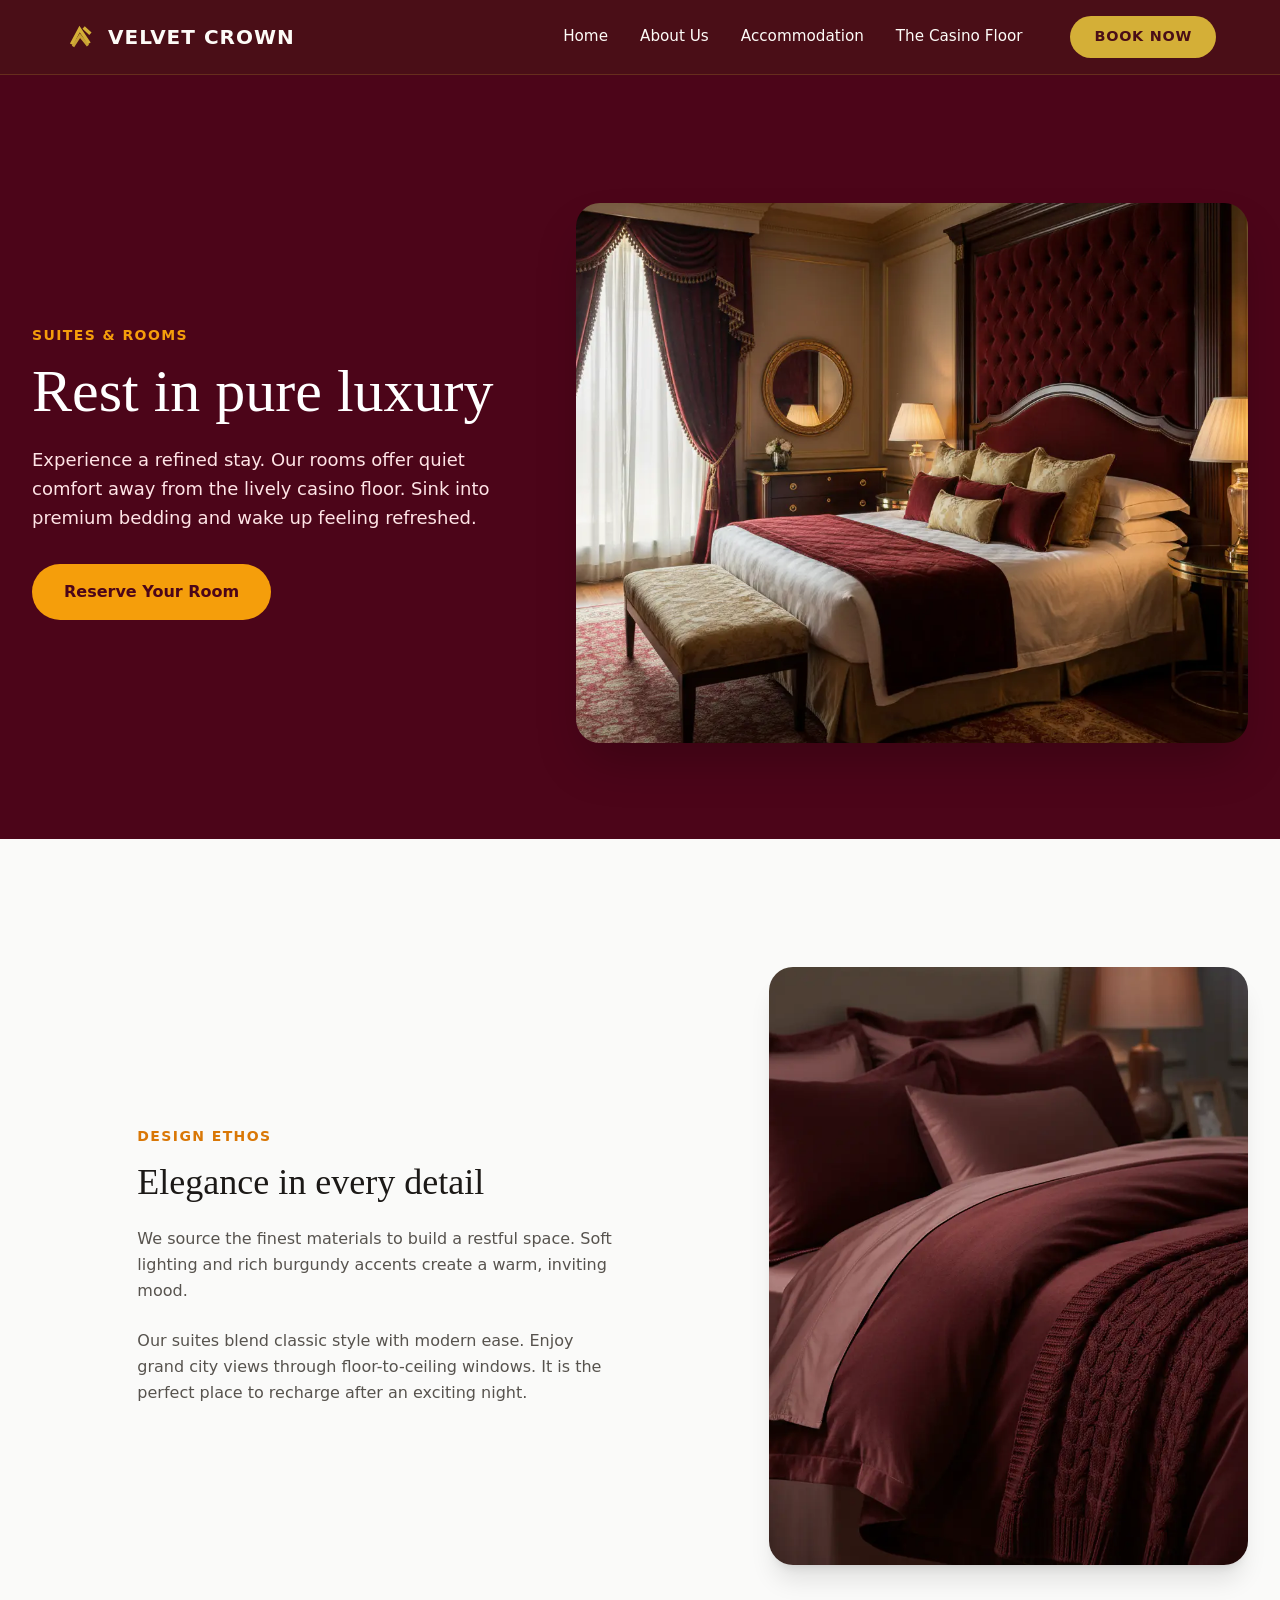
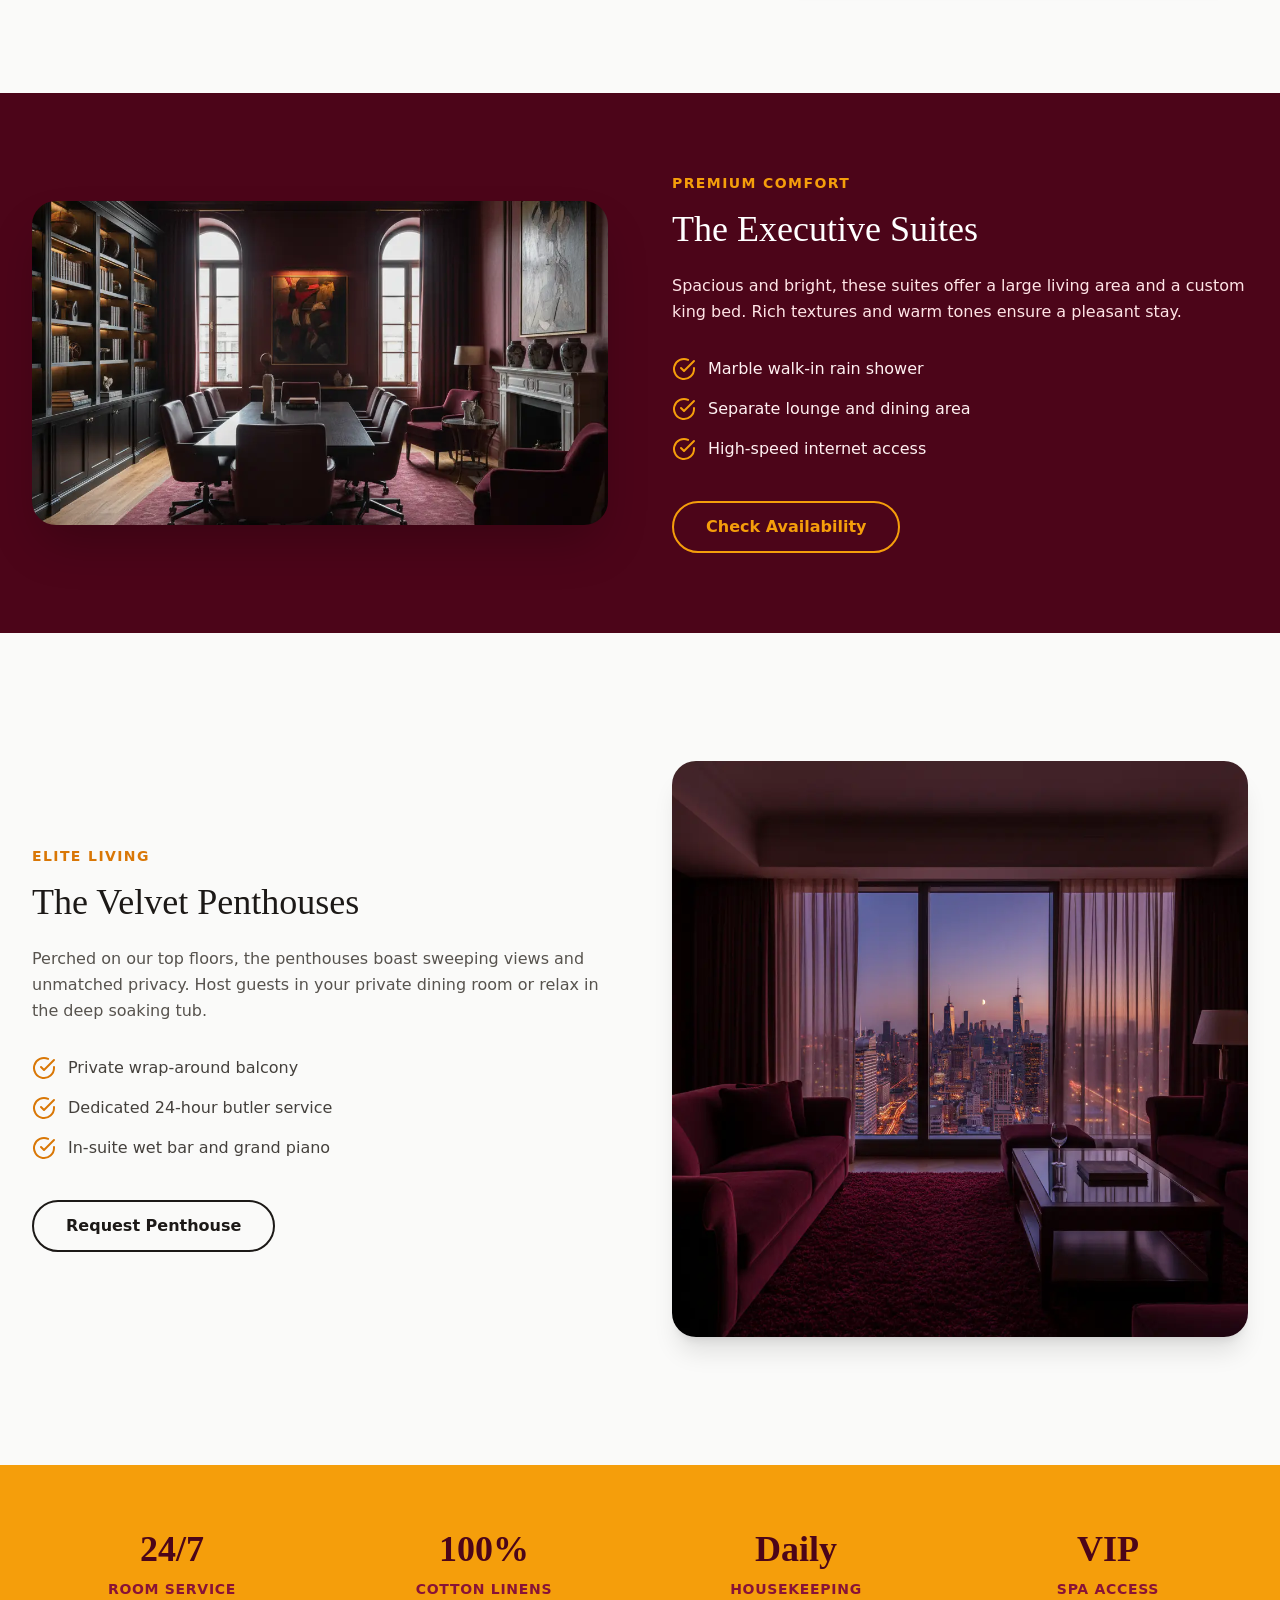
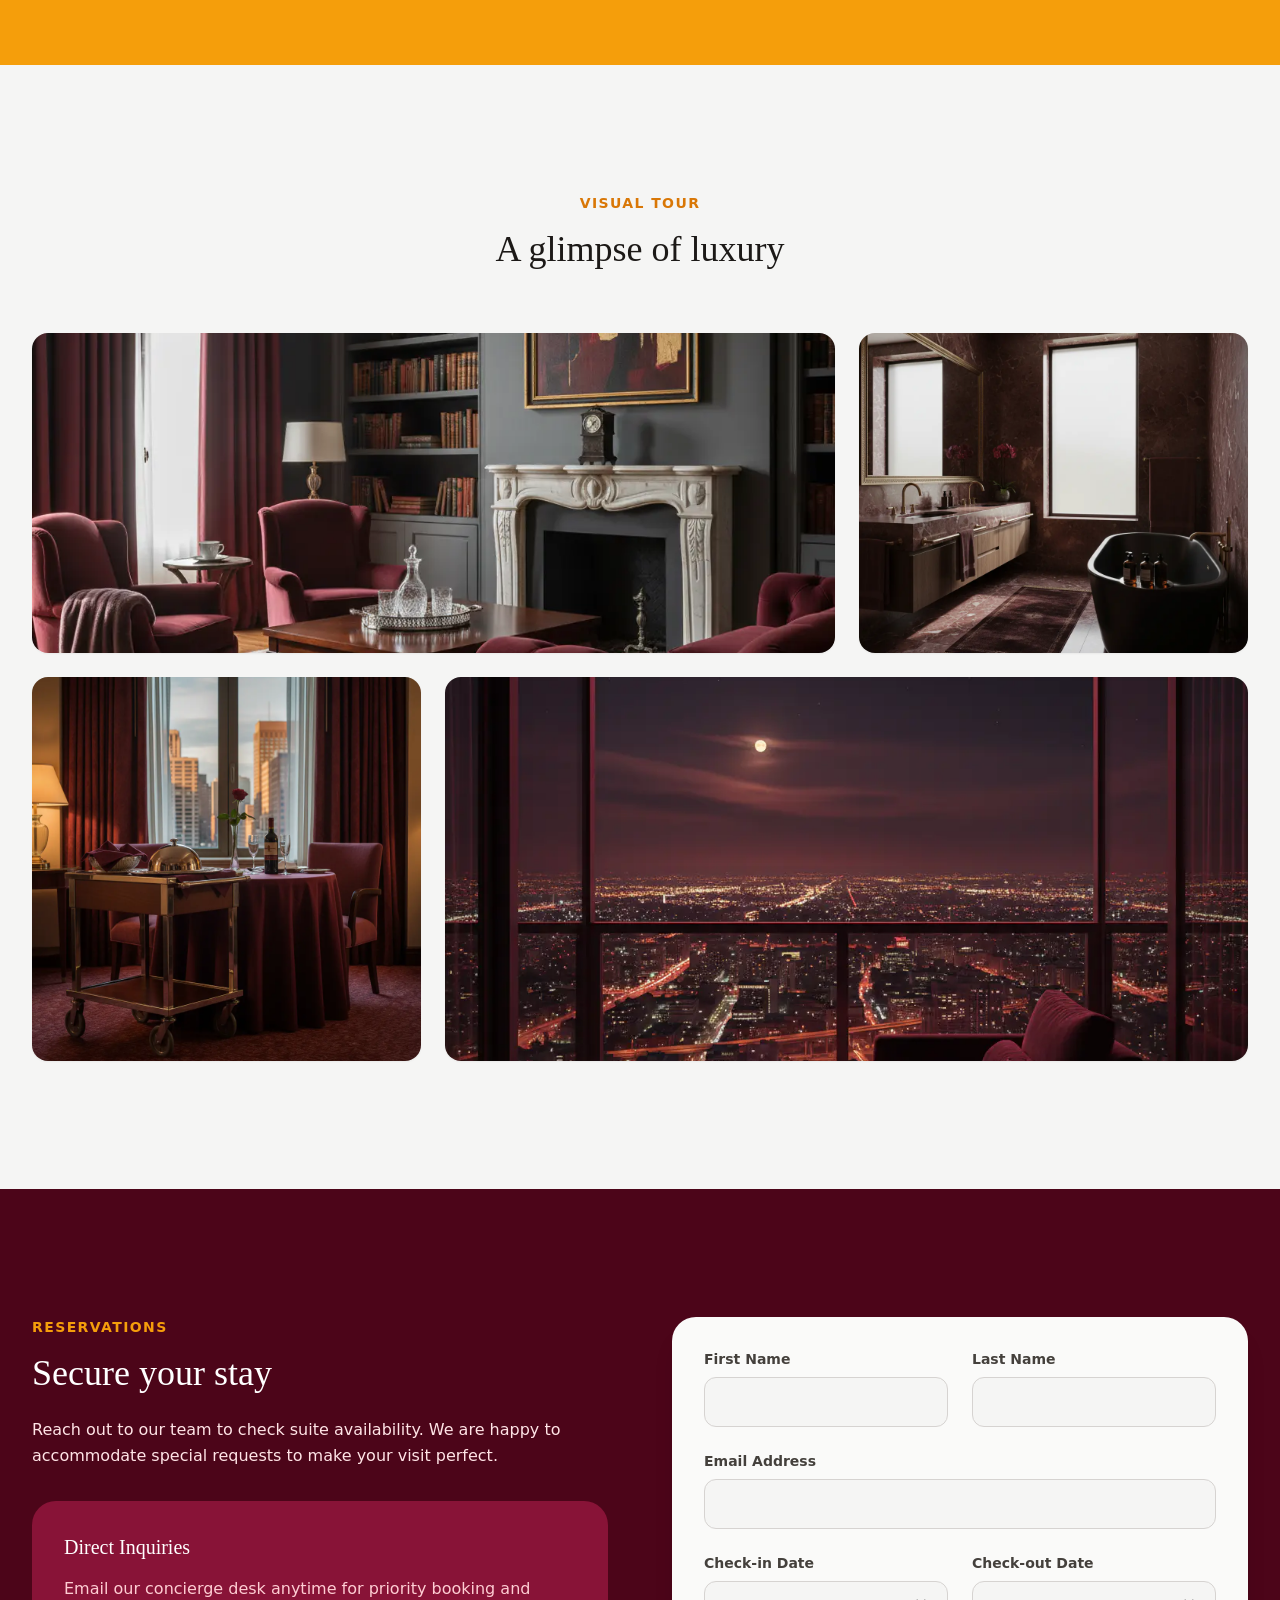
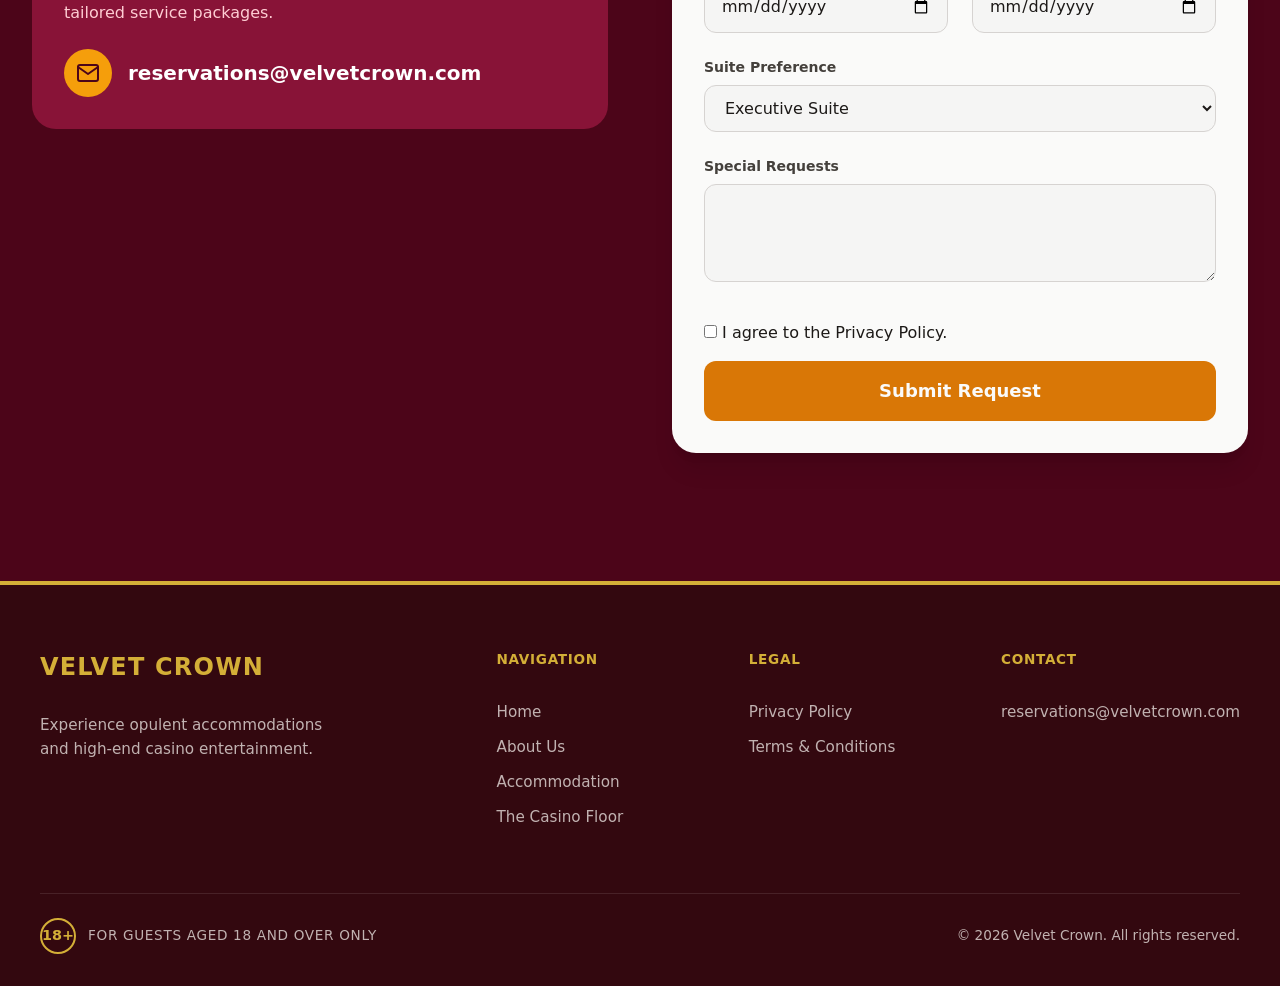
<file: accommodation.html>
<!doctype html>
<html data-page="accommodation.html" lang="en">
  <head>
    <link rel="stylesheet" href="assets/css/chrome.generated.css" />
    <script defer="" src="assets/js/chrome.generated.js"></script>

    <meta charset="utf-8" />
    <meta name="viewport" content="width=device-width, initial-scale=1" />
    <title>Accommodation | Velvet Crown</title>
    <meta
      name="description"
      content="Discover luxury hotel rooms and premium suites at Velvet Crown. Experience opulent comfort just steps away from the casino floor."
    />
    <link rel="icon" href="assets/brand/favicon.svg" type="image/svg+xml" />
    <meta property="og:title" content="Accommodation | Velvet Crown" />
    <meta
      property="og:description"
      content="Discover luxury hotel rooms and premium suites at Velvet Crown. Experience opulent comfort just steps away from the casino floor."
    />
    <meta property="og:image" content="assets/img/hero_accommodation.webp" />
    <meta property="og:type" content="website" />
    <meta property="og:url" content="/accommodation.html" />
    <link rel="stylesheet" href="assets/css/site.css" />
    <link rel="stylesheet" href="assets/css/tailwind.css" />
    <script defer="" src="assets/js/site.js"></script>
    <meta name="twitter:image" content="assets/img/hero_accommodation.webp" />
  </head>
  <body
    class="bg-stone-50 text-stone-900 font-sans antialiased selection:bg-amber-500 selection:text-rose-950"
  >
    <header data-chrome="header" class="vc-header">
      <div class="vc-header__inner">
        <a class="vc-brand" href="index.html"
          ><svg
            class="brand-logo"
            xmlns="http://www.w3.org/2000/svg"
            width="28"
            height="28"
            viewBox="0 0 24 24"
            aria-hidden="true"
            focusable="false"
          >
            <g transform="rotate(-3 12 12)">
              <path
                d="M6 16 L12 6 L18 16"
                fill="none"
                stroke="currentColor"
                stroke-width="2.6"
                stroke-linecap="square"
                stroke-linejoin="miter"
              />
              <path
                d="M7 18 L12 11 L17 18"
                fill="none"
                stroke="currentColor"
                stroke-width="2.1"
                stroke-linecap="square"
                stroke-linejoin="miter"
                opacity="0.92"
              />
              <path
                d="M16 6 L19 9"
                fill="none"
                stroke="currentColor"
                stroke-width="2.6"
                stroke-linecap="square"
                stroke-linejoin="miter"
              />
            </g></svg
          ><span class="vc-brand__text">Velvet Crown</span></a
        >
        <nav class="vc-nav vc-nav--desktop" aria-label="Primary navigation">
          <a class="vc-nav__link" href="index.html">Home</a>
          <a class="vc-nav__link" href="about-us.html">About Us</a>
          <a
            class="vc-nav__link is-current"
            href="accommodation.html"
            aria-current="page"
            >Accommodation</a
          >
          <a class="vc-nav__link" href="the-casino-floor.html"
            >The Casino Floor</a
          >
        </nav>
        <div class="vc-header__actions">
          <a class="vc-header__cta" href="mailto:reservations@velvetcrown.com"
            >Book Now</a
          >
          <button
            class="vc-burger"
            type="button"
            aria-expanded="false"
            aria-controls="vc-mobile-nav"
            data-burger=""
          >
            <span class="vc-burger__line"></span>
            <span class="vc-burger__line"></span>
            <span class="vc-burger__line"></span>
            <span class="vc-sr-only">Menu</span>
          </button>
        </div>
      </div>
    </header>
    <nav
      class="vc-mobile-nav"
      id="vc-mobile-nav"
      data-mobile-nav=""
      hidden=""
      aria-label="Mobile navigation"
    >
      <div class="vc-mobile-nav__overlay" data-mobile-close=""></div>
      <div class="vc-mobile-nav__panel">
        <div class="vc-mobile-nav__top">
          <span class="vc-mobile-nav__brand">Velvet Crown</span>
          <button
            class="vc-mobile-nav__close"
            type="button"
            aria-label="Close menu"
            data-mobile-close=""
          >
            ×
          </button>
        </div>
        <div class="vc-mobile-nav__links">
          <a class="vc-mobile-nav__link" href="index.html">Home</a>
          <a class="vc-mobile-nav__link" href="about-us.html">About Us</a>
          <a
            class="vc-mobile-nav__link is-current"
            href="accommodation.html"
            aria-current="page"
            >Accommodation</a
          >
          <a class="vc-mobile-nav__link" href="the-casino-floor.html"
            >The Casino Floor</a
          >
        </div>
        <div class="vc-mobile-nav__utility">
          <a
            class="vc-mobile-nav__cta"
            href="mailto:reservations@velvetcrown.com"
            >Book Now</a
          >
          <a
            class="vc-mobile-nav__email"
            href="mailto:reservations@velvetcrown.com"
            >reservations@velvetcrown.com</a
          >
        </div>
      </div>
    </nav>

    <main>
      <!-- Hero Section -->
      <section
        id="hero"
        class="relative pt-24 pb-16 lg:pt-32 lg:pb-24 overflow-hidden bg-rose-950 text-stone-50"
      >
        <div class="max-w-7xl mx-auto px-4 sm:px-6 lg:px-8">
          <div class="lg:flex lg:items-center lg:gap-16">
            <div class="lg:w-5/12 mb-12 lg:mb-0">
              <span
                class="block text-sm font-bold tracking-widest uppercase text-amber-500 mb-4"
                >Suites &amp; Rooms</span
              >
              <h1
                class="text-4xl md:text-5xl lg:text-6xl font-serif text-white mb-6"
              >
                Rest in pure luxury
              </h1>
              <p class="text-lg text-rose-100 mb-8 leading-relaxed">
                Experience a refined stay. Our rooms offer quiet comfort away
                from the lively casino floor. Sink into premium bedding and wake
                up feeling refreshed.
              </p>
              <a
                href="#booking"
                class="inline-flex items-center justify-center px-8 py-4 bg-amber-500 text-rose-950 font-bold rounded-full hover:bg-amber-400 transition-colors w-full sm:w-auto"
              >
                Reserve Your Room
              </a>
            </div>
            <div class="lg:w-7/12 relative">
              <img
                src="assets/img/hero_accommodation.webp"
                alt="Luxurious Velvet Crown suite"
                class="w-full h-[60vh] object-cover rounded-3xl shadow-2xl"
                loading="lazy"
              />
            </div>
          </div>
        </div>
      </section>

      <!-- Design Philosophy -->
      <section id="philosophy" class="py-20 lg:py-32 bg-stone-50">
        <div class="max-w-7xl mx-auto px-4 sm:px-6 lg:px-8">
          <div class="grid grid-cols-1 md:grid-cols-12 gap-12 items-center">
            <div class="md:col-span-5 md:col-start-2">
              <span
                class="block text-sm font-bold tracking-widest uppercase text-amber-600 mb-4"
                >Design Ethos</span
              >
              <h2 class="text-3xl md:text-4xl font-serif text-stone-900 mb-6">
                Elegance in every detail
              </h2>
              <p class="text-stone-600 mb-6 leading-relaxed">
                We source the finest materials to build a restful space. Soft
                lighting and rich burgundy accents create a warm, inviting mood.
              </p>
              <p class="text-stone-600 leading-relaxed">
                Our suites blend classic style with modern ease. Enjoy grand
                city views through floor-to-ceiling windows. It is the perfect
                place to recharge after an exciting night.
              </p>
            </div>
            <div class="md:col-span-5 md:col-start-8">
              <img
                src="assets/img/detail_bedding.webp"
                alt="Plush luxury bedding close up"
                class="w-full aspect-[4/5] object-cover rounded-3xl shadow-xl"
                loading="lazy"
              />
            </div>
          </div>
        </div>
      </section>

      <!-- Room Tier 1: Executive -->
      <section id="executive-suites" class="py-20 bg-rose-950 text-stone-50">
        <div class="max-w-7xl mx-auto px-4 sm:px-6 lg:px-8">
          <div class="lg:flex lg:items-center lg:gap-16">
            <div class="lg:w-1/2 mb-10 lg:mb-0">
              <img
                src="assets/img/suite_executive.webp"
                alt="Executive Suite Interior"
                class="w-full aspect-video object-cover rounded-3xl shadow-2xl"
                loading="lazy"
              />
            </div>
            <div class="lg:w-1/2">
              <span
                class="block text-sm font-bold tracking-widest uppercase text-amber-500 mb-4"
                >Premium Comfort</span
              >
              <h2 class="text-3xl md:text-4xl font-serif text-white mb-6">
                The Executive Suites
              </h2>
              <p class="text-rose-100 mb-8 leading-relaxed">
                Spacious and bright, these suites offer a large living area and
                a custom king bed. Rich textures and warm tones ensure a
                pleasant stay.
              </p>
              <ul class="space-y-4 mb-10">
                <li class="flex items-start gap-3">
                  <svg
                    class="w-6 h-6 text-amber-500 shrink-0"
                    viewBox="0 0 24 24"
                    fill="none"
                    stroke="currentColor"
                    stroke-width="2"
                    stroke-linecap="round"
                    stroke-linejoin="round"
                  >
                    <path d="M22 11.08V12a10 10 0 1 1-5.93-9.14"></path>
                    <polyline points="22 4 12 14.01 9 11.01"></polyline>
                  </svg>
                  <span class="text-rose-50">Marble walk-in rain shower</span>
                </li>
                <li class="flex items-start gap-3">
                  <svg
                    class="w-6 h-6 text-amber-500 shrink-0"
                    viewBox="0 0 24 24"
                    fill="none"
                    stroke="currentColor"
                    stroke-width="2"
                    stroke-linecap="round"
                    stroke-linejoin="round"
                  >
                    <path d="M22 11.08V12a10 10 0 1 1-5.93-9.14"></path>
                    <polyline points="22 4 12 14.01 9 11.01"></polyline>
                  </svg>
                  <span class="text-rose-50"
                    >Separate lounge and dining area</span
                  >
                </li>
                <li class="flex items-start gap-3">
                  <svg
                    class="w-6 h-6 text-amber-500 shrink-0"
                    viewBox="0 0 24 24"
                    fill="none"
                    stroke="currentColor"
                    stroke-width="2"
                    stroke-linecap="round"
                    stroke-linejoin="round"
                  >
                    <path d="M22 11.08V12a10 10 0 1 1-5.93-9.14"></path>
                    <polyline points="22 4 12 14.01 9 11.01"></polyline>
                  </svg>
                  <span class="text-rose-50">High-speed internet access</span>
                </li>
              </ul>
              <a
                href="#booking"
                class="inline-flex px-8 py-3 border-2 border-amber-500 text-amber-500 font-bold rounded-full hover:bg-amber-500 hover:text-rose-950 transition-colors w-full sm:w-auto justify-center"
              >
                Check Availability
              </a>
            </div>
          </div>
        </div>
      </section>

      <!-- Room Tier 2: Penthouses -->
      <section id="penthouses" class="py-20 lg:py-32 bg-stone-50">
        <div class="max-w-7xl mx-auto px-4 sm:px-6 lg:px-8">
          <div class="lg:flex lg:flex-row-reverse lg:items-center lg:gap-16">
            <div class="lg:w-1/2 mb-10 lg:mb-0">
              <img
                src="assets/img/suite_penthouse.webp"
                alt="Penthouse Suite View"
                class="w-full aspect-square object-cover rounded-3xl shadow-xl"
                loading="lazy"
              />
            </div>
            <div class="lg:w-1/2">
              <span
                class="block text-sm font-bold tracking-widest uppercase text-amber-600 mb-4"
                >Elite Living</span
              >
              <h2 class="text-3xl md:text-4xl font-serif text-stone-900 mb-6">
                The Velvet Penthouses
              </h2>
              <p class="text-stone-600 mb-8 leading-relaxed">
                Perched on our top floors, the penthouses boast sweeping views
                and unmatched privacy. Host guests in your private dining room
                or relax in the deep soaking tub.
              </p>
              <ul class="space-y-4 mb-10">
                <li class="flex items-start gap-3">
                  <svg
                    class="w-6 h-6 text-amber-600 shrink-0"
                    viewBox="0 0 24 24"
                    fill="none"
                    stroke="currentColor"
                    stroke-width="2"
                    stroke-linecap="round"
                    stroke-linejoin="round"
                  >
                    <path d="M22 11.08V12a10 10 0 1 1-5.93-9.14"></path>
                    <polyline points="22 4 12 14.01 9 11.01"></polyline>
                  </svg>
                  <span class="text-stone-700"
                    >Private wrap-around balcony</span
                  >
                </li>
                <li class="flex items-start gap-3">
                  <svg
                    class="w-6 h-6 text-amber-600 shrink-0"
                    viewBox="0 0 24 24"
                    fill="none"
                    stroke="currentColor"
                    stroke-width="2"
                    stroke-linecap="round"
                    stroke-linejoin="round"
                  >
                    <path d="M22 11.08V12a10 10 0 1 1-5.93-9.14"></path>
                    <polyline points="22 4 12 14.01 9 11.01"></polyline>
                  </svg>
                  <span class="text-stone-700"
                    >Dedicated 24-hour butler service</span
                  >
                </li>
                <li class="flex items-start gap-3">
                  <svg
                    class="w-6 h-6 text-amber-600 shrink-0"
                    viewBox="0 0 24 24"
                    fill="none"
                    stroke="currentColor"
                    stroke-width="2"
                    stroke-linecap="round"
                    stroke-linejoin="round"
                  >
                    <path d="M22 11.08V12a10 10 0 1 1-5.93-9.14"></path>
                    <polyline points="22 4 12 14.01 9 11.01"></polyline>
                  </svg>
                  <span class="text-stone-700"
                    >In-suite wet bar and grand piano</span
                  >
                </li>
              </ul>
              <a
                href="#booking"
                class="inline-flex px-8 py-3 border-2 border-stone-900 text-stone-900 font-bold rounded-full hover:bg-stone-900 hover:text-stone-50 transition-colors w-full sm:w-auto justify-center"
              >
                Request Penthouse
              </a>
            </div>
          </div>
        </div>
      </section>

      <!-- Amenities Stat Band -->
      <section id="amenities" class="py-16 bg-amber-500 text-rose-950">
        <div class="max-w-7xl mx-auto px-4 sm:px-6 lg:px-8">
          <div class="grid grid-cols-2 md:grid-cols-4 gap-8 text-center">
            <div>
              <span class="block text-4xl font-serif mb-2 font-bold">24/7</span>
              <span
                class="text-sm font-bold uppercase tracking-wider text-rose-900"
                >Room Service</span
              >
            </div>
            <div>
              <span class="block text-4xl font-serif mb-2 font-bold">100%</span>
              <span
                class="text-sm font-bold uppercase tracking-wider text-rose-900"
                >Cotton Linens</span
              >
            </div>
            <div>
              <span class="block text-4xl font-serif mb-2 font-bold"
                >Daily</span
              >
              <span
                class="text-sm font-bold uppercase tracking-wider text-rose-900"
                >Housekeeping</span
              >
            </div>
            <div>
              <span class="block text-4xl font-serif mb-2 font-bold">VIP</span>
              <span
                class="text-sm font-bold uppercase tracking-wider text-rose-900"
                >Spa Access</span
              >
            </div>
          </div>
        </div>
      </section>

      <!-- Gallery -->
      <section id="gallery" class="py-20 lg:py-32 bg-stone-100">
        <div class="max-w-7xl mx-auto px-4 sm:px-6 lg:px-8">
          <div class="text-center mb-16">
            <span
              class="block text-sm font-bold tracking-widest uppercase text-amber-600 mb-4"
              >Visual Tour</span
            >
            <h2 class="text-3xl md:text-4xl font-serif text-stone-900">
              A glimpse of luxury
            </h2>
          </div>
          <div class="grid grid-cols-1 md:grid-cols-3 gap-6">
            <img
              src="assets/img/gallery_room_1.webp"
              alt="Elegant suite sitting area"
              class="w-full h-64 md:h-80 object-cover rounded-2xl shadow-sm md:col-span-2"
              loading="lazy"
            />
            <img
              src="assets/img/gallery_room_2.webp"
              alt="Luxurious bathroom details"
              class="w-full h-64 md:h-80 object-cover rounded-2xl shadow-sm"
              loading="lazy"
            />
            <img
              src="assets/img/gallery_room_3.webp"
              alt="Room service dining setup"
              class="w-full h-64 md:h-96 object-cover rounded-2xl shadow-sm"
              loading="lazy"
            />
            <img
              src="assets/img/gallery_room_4.webp"
              alt="Night view from penthouse"
              class="w-full h-64 md:h-96 object-cover rounded-2xl shadow-sm md:col-span-2"
              loading="lazy"
            />
          </div>
        </div>
      </section>

      <!-- Booking / Contact Form -->
      <section id="booking" class="py-20 lg:py-32 bg-rose-950 text-stone-50">
        <div class="max-w-7xl mx-auto px-4 sm:px-6 lg:px-8">
          <div class="lg:flex lg:gap-16">
            <div class="lg:w-1/2 mb-12 lg:mb-0">
              <span
                class="block text-sm font-bold tracking-widest uppercase text-amber-500 mb-4"
                >Reservations</span
              >
              <h2 class="text-3xl md:text-4xl font-serif text-white mb-6">
                Secure your stay
              </h2>
              <p class="text-rose-100 mb-8 leading-relaxed">
                Reach out to our team to check suite availability. We are happy
                to accommodate special requests to make your visit perfect.
              </p>

              <div class="bg-rose-900 p-8 rounded-3xl mb-8">
                <h3 class="text-xl font-serif text-white mb-4">
                  Direct Inquiries
                </h3>
                <p class="text-rose-200 mb-6">
                  Email our concierge desk anytime for priority booking and
                  tailored service packages.
                </p>
                <div class="flex items-center gap-4">
                  <div
                    class="w-12 h-12 rounded-full bg-amber-500 flex items-center justify-center text-rose-950"
                  >
                    <svg
                      class="w-6 h-6"
                      fill="none"
                      stroke="currentColor"
                      viewBox="0 0 24 24"
                      stroke-width="2"
                      stroke-linecap="round"
                      stroke-linejoin="round"
                    >
                      <path
                        d="M4 4h16c1.1 0 2 .9 2 2v12c0 1.1-.9 2-2 2H4c-1.1 0-2-.9-2-2V6c0-1.1.9-2 2-2z"
                      ></path>
                      <polyline points="22,6 12,13 2,6"></polyline>
                    </svg>
                  </div>
                  <a
                    href="mailto:reservations@velvetcrown.com"
                    class="text-xl font-bold text-white hover:text-amber-400 transition-colors"
                    >reservations@velvetcrown.com</a
                  >
                </div>
              </div>
            </div>

            <div class="lg:w-1/2">
              <form
                action="thanks_form.php"
                method="post"
                class="bg-stone-50 p-8 rounded-3xl shadow-xl text-stone-900"
              >
                <div class="grid grid-cols-1 sm:grid-cols-2 gap-6 mb-6">
                  <div>
                    <label
                      for="firstName"
                      class="block text-sm font-bold text-stone-700 mb-2"
                      >First Name</label
                    >
                    <input
                      type="text"
                      id="firstName"
                      name="firstName"
                      required=""
                      class="w-full px-4 py-3 bg-stone-100 border border-stone-300 rounded-xl focus:outline-none focus:ring-2 focus:ring-amber-500"
                    />
                  </div>
                  <div>
                    <label
                      for="lastName"
                      class="block text-sm font-bold text-stone-700 mb-2"
                      >Last Name</label
                    >
                    <input
                      type="text"
                      id="lastName"
                      name="lastName"
                      required=""
                      class="w-full px-4 py-3 bg-stone-100 border border-stone-300 rounded-xl focus:outline-none focus:ring-2 focus:ring-amber-500"
                    />
                  </div>
                </div>

                <div class="mb-6">
                  <label
                    for="email"
                    class="block text-sm font-bold text-stone-700 mb-2"
                    >Email Address</label
                  >
                  <input
                    type="email"
                    id="email"
                    name="email"
                    required=""
                    class="w-full px-4 py-3 bg-stone-100 border border-stone-300 rounded-xl focus:outline-none focus:ring-2 focus:ring-amber-500"
                  />
                </div>

                <div class="grid grid-cols-1 sm:grid-cols-2 gap-6 mb-6">
                  <div>
                    <label
                      for="checkin"
                      class="block text-sm font-bold text-stone-700 mb-2"
                      >Check-in Date</label
                    >
                    <input
                      type="date"
                      id="checkin"
                      name="checkin"
                      required=""
                      class="w-full px-4 py-3 bg-stone-100 border border-stone-300 rounded-xl focus:outline-none focus:ring-2 focus:ring-amber-500"
                    />
                  </div>
                  <div>
                    <label
                      for="checkout"
                      class="block text-sm font-bold text-stone-700 mb-2"
                      >Check-out Date</label
                    >
                    <input
                      type="date"
                      id="checkout"
                      name="checkout"
                      required=""
                      class="w-full px-4 py-3 bg-stone-100 border border-stone-300 rounded-xl focus:outline-none focus:ring-2 focus:ring-amber-500"
                    />
                  </div>
                </div>

                <div class="mb-6">
                  <label
                    for="roomType"
                    class="block text-sm font-bold text-stone-700 mb-2"
                    >Suite Preference</label
                  >
                  <select
                    id="roomType"
                    required
                    name="roomType"
                    class="w-full px-4 py-3 bg-stone-100 border border-stone-300 rounded-xl focus:outline-none focus:ring-2 focus:ring-amber-500"
                  >
                    <option value="executive">Executive Suite</option>
                    <option value="penthouse">Velvet Penthouse</option>
                    <option value="other">Other / Undecided</option>
                  </select>
                </div>

                <div class="mb-8">
                  <label
                    for="requests"
                    class="block text-sm font-bold text-stone-700 mb-2"
                    >Special Requests</label
                  >
                  <textarea
                    id="requests"
                    name="requests"
                    rows="3"
                    required
                    class="w-full px-4 py-3 bg-stone-100 border border-stone-300 rounded-xl focus:outline-none focus:ring-2 focus:ring-amber-500"
                  ></textarea>
                </div>

                <div class="form-privacy mb-4">
                  <label class="privacy-label">
                    <input type="checkbox" name="privacyAccepted" required="" />
                    <span
                      >I agree to the
                      <a
                        href="privacy-policy.html"
                        target="_blank"
                        rel="noopener"
                        >Privacy Policy</a
                      >.</span
                    >
                  </label>
                </div>
                <button
                  type="submit"
                  class="w-full py-4 bg-amber-600 text-stone-50 font-bold rounded-xl hover:bg-amber-700 transition-colors text-lg"
                >
                  Submit Request
                </button>
              </form>
            </div>
          </div>
        </div>
      </section>
    </main>

    <footer data-chrome="footer" class="vc-footer">
      <div class="vc-footer__inner">
        <div class="vc-footer__col vc-footer__col--brand">
          <strong class="vc-footer__brand">Velvet Crown</strong>
          <p class="vc-footer__summary">
            Experience opulent accommodations and high-end casino entertainment.
          </p>
        </div>
        <div class="vc-footer__col vc-footer__col--links">
          <span class="vc-footer__title">Navigation</span>
          <a class="vc-footer__link" href="index.html">Home</a>
          <a class="vc-footer__link" href="about-us.html">About Us</a>
          <a class="vc-footer__link" href="accommodation.html">Accommodation</a>
          <a class="vc-footer__link" href="the-casino-floor.html"
            >The Casino Floor</a
          >
        </div>
        <div class="vc-footer__col vc-footer__col--legal">
          <span class="vc-footer__title">Legal</span>
          <a class="vc-footer__link" href="privacy-policy.html"
            >Privacy Policy</a
          >
          <a class="vc-footer__link" href="terms-conditions.html"
            >Terms &amp; Conditions</a
          >
        </div>
        <div class="vc-footer__col vc-footer__col--contact">
          <span class="vc-footer__title">Contact</span>
          <a class="vc-footer__link" href="mailto:reservations@velvetcrown.com"
            >reservations@velvetcrown.com</a
          >
        </div>
      </div>
      <div class="vc-footer__bottom">
        <div class="vc-footer__age">
          <span class="vc-footer__age-icon">18+</span>
          <span class="vc-footer__age-text"
            >For guests aged 18 and over only</span
          >
        </div>
        <div class="vc-footer__copy">
          © 2026 Velvet Crown. All rights reserved.
        </div>
      </div>
    </footer>
  </body>
</html>
</file>
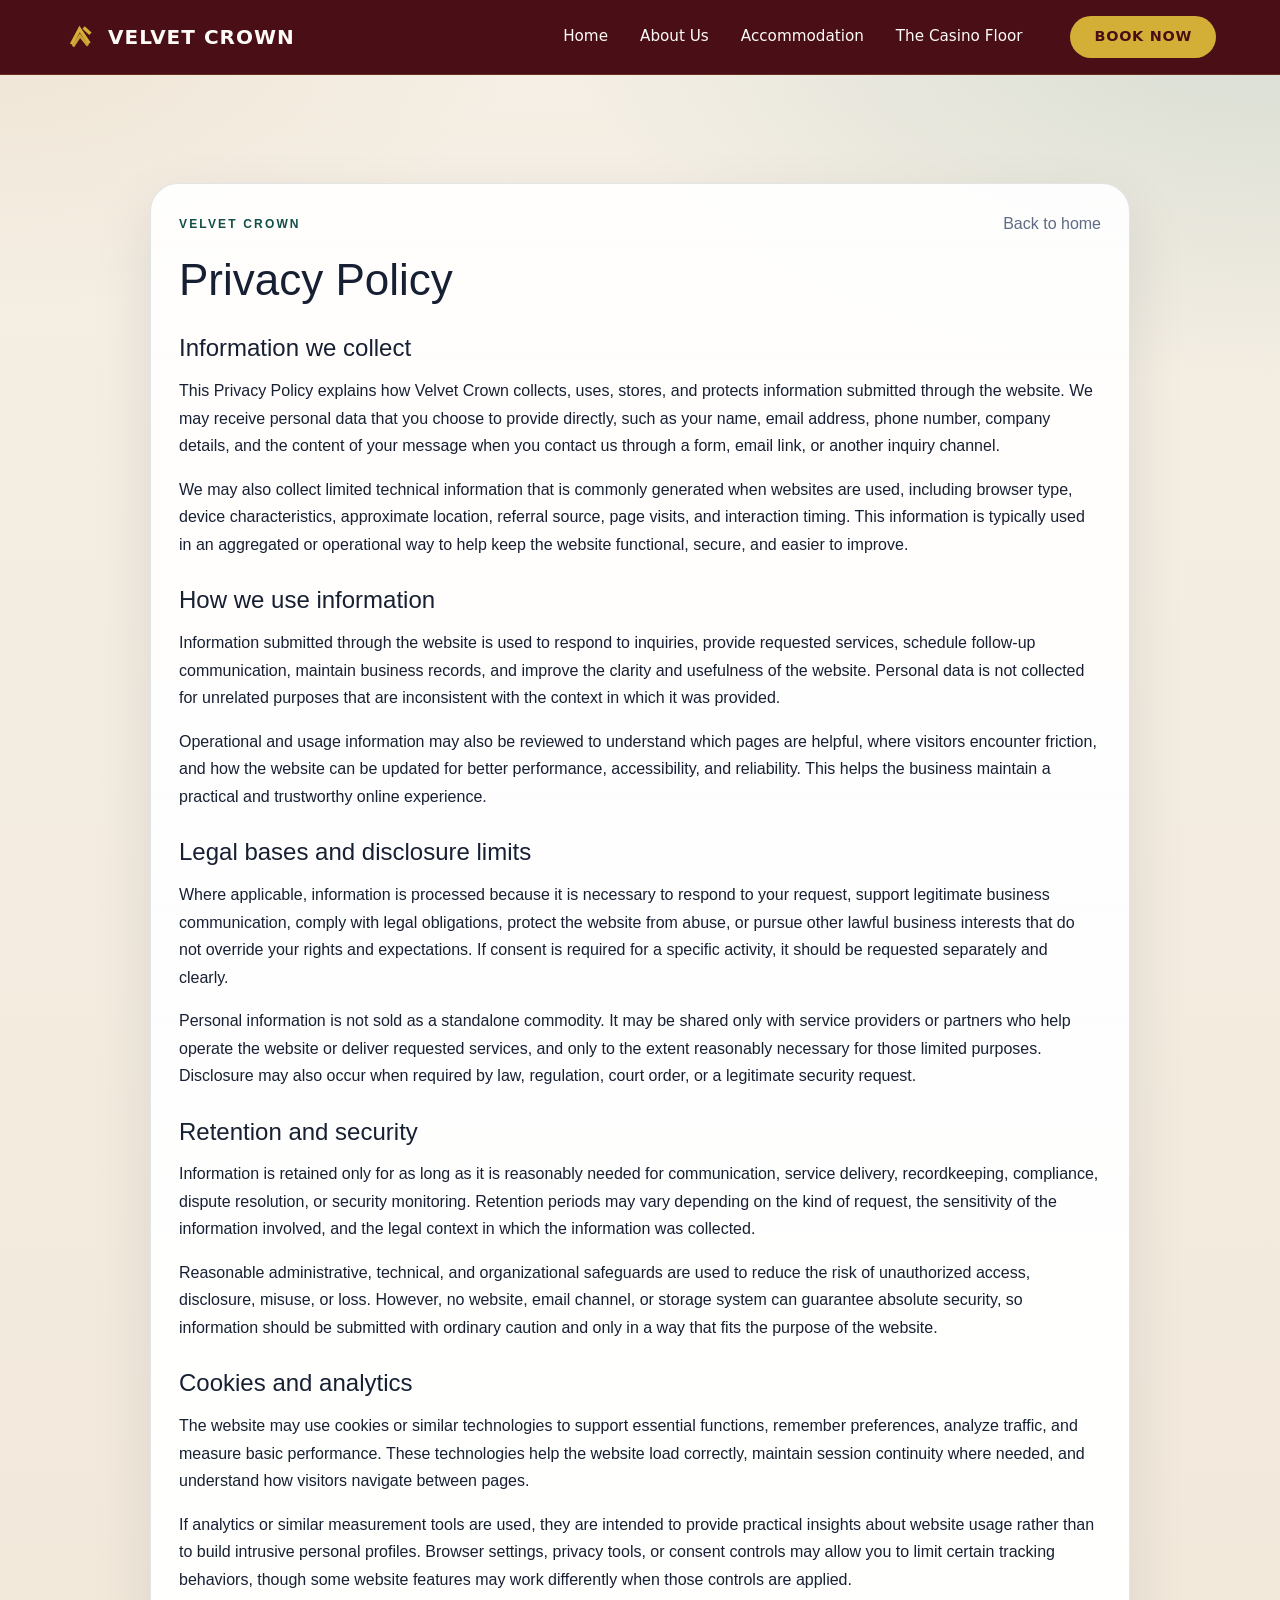
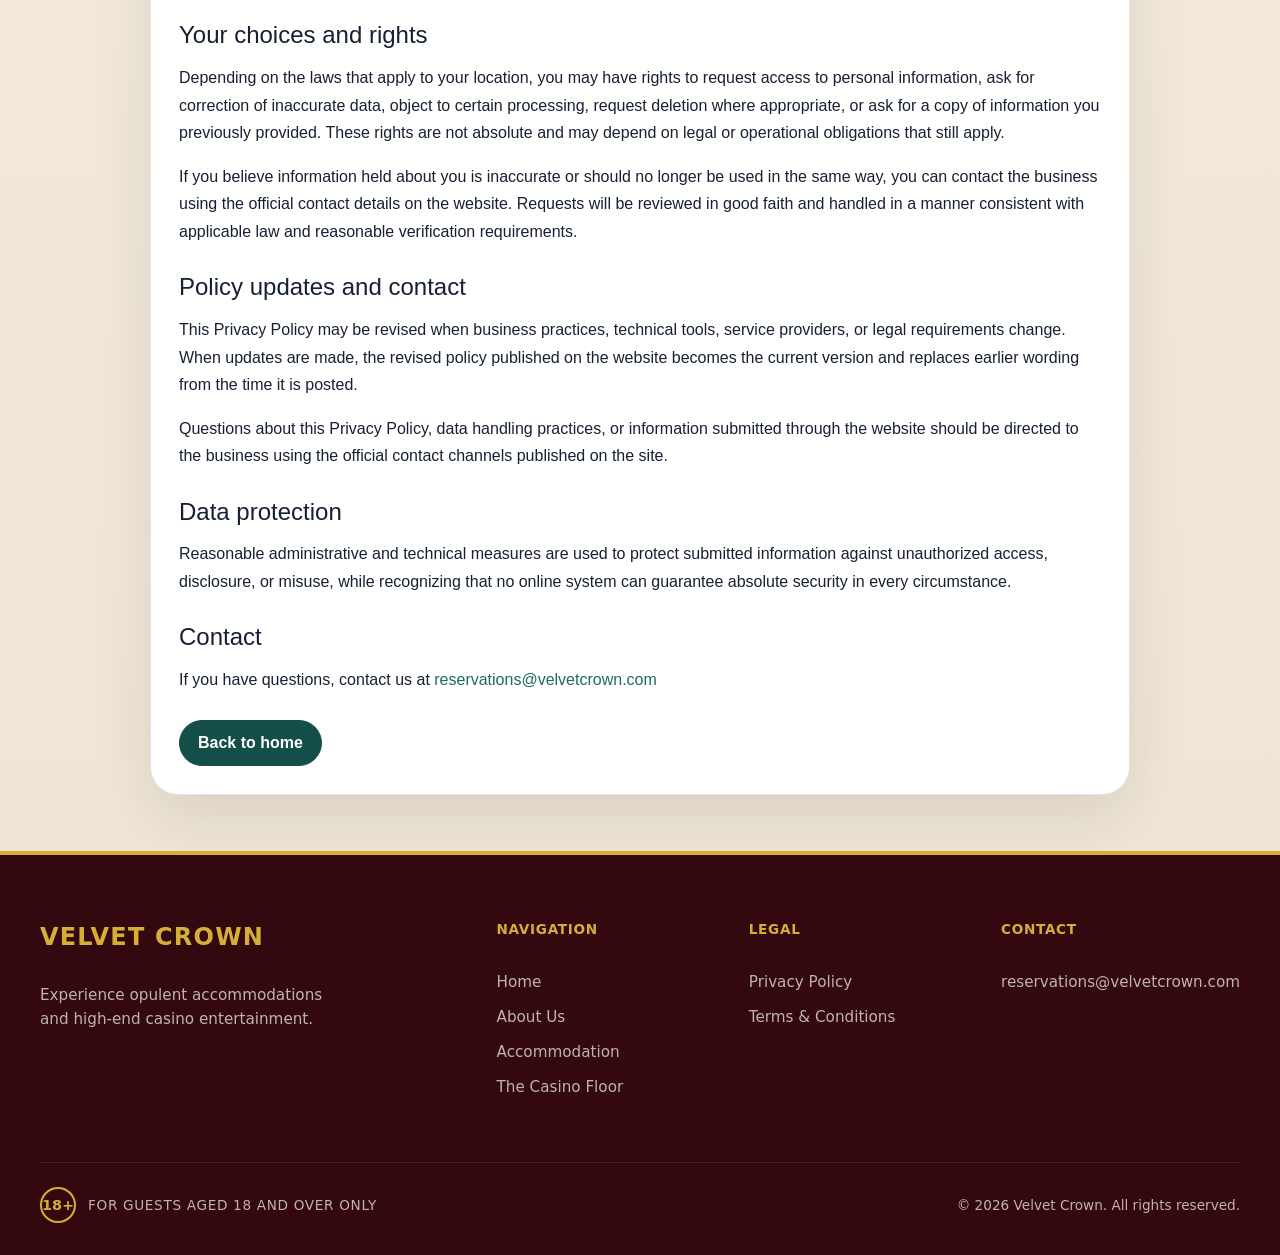
<file: privacy-policy.html>
<!doctype html>
<html data-page="privacy-policy.html" lang="en">
  <head>
    <link rel="stylesheet" href="assets/css/chrome.generated.css" />
    <script defer="" src="assets/js/chrome.generated.js"></script>

    <meta charset="utf-8" />
    <meta name="viewport" content="width=device-width, initial-scale=1" />
    <title>Privacy Policy - Velvet Crown</title>
    <meta
      name="description"
      content="Read the Privacy Policy for Velvet Crown, including how website information is collected, used, and protected."
    />
    <meta name="robots" content="noindex, follow" />
    <link rel="icon" href="assets/brand/favicon.svg" type="image/svg+xml" />
    <link rel="stylesheet" href="assets/css/site.css" />
    <link rel="stylesheet" href="assets/css/tailwind.css" />
    <script defer="" src="assets/js/site.js"></script>
    <link rel="stylesheet" href="assets/css/special-pages.css" />
    <meta property="og:image" content="assets/img/casino_bar_lounge.webp" />
    <meta name="twitter:image" content="assets/img/casino_bar_lounge.webp" />
    <meta property="og:title" content="Privacy Policy - Velvet Crown" />
    <meta
      property="og:description"
      content="Read the Privacy Policy for Velvet Crown, including how website information is collected, used, and protected."
    />
    <meta property="og:type" content="website" />
    <meta
      property="og:url"
      content="https://velvetcrown.com/privacy-policy.html"
    />
  </head>
  <body class="utility-page utility-page--privacy utility-page--with-header">
    <header data-chrome="header" class="vc-header">
      <div class="vc-header__inner">
        <a class="vc-brand" href="index.html"
          ><svg
            class="brand-logo"
            xmlns="http://www.w3.org/2000/svg"
            width="28"
            height="28"
            viewBox="0 0 24 24"
            aria-hidden="true"
            focusable="false"
          >
            <g transform="rotate(-3 12 12)">
              <path
                d="M6 16 L12 6 L18 16"
                fill="none"
                stroke="currentColor"
                stroke-width="2.6"
                stroke-linecap="square"
                stroke-linejoin="miter"
              />
              <path
                d="M7 18 L12 11 L17 18"
                fill="none"
                stroke="currentColor"
                stroke-width="2.1"
                stroke-linecap="square"
                stroke-linejoin="miter"
                opacity="0.92"
              />
              <path
                d="M16 6 L19 9"
                fill="none"
                stroke="currentColor"
                stroke-width="2.6"
                stroke-linecap="square"
                stroke-linejoin="miter"
              />
            </g></svg
          ><span class="vc-brand__text">Velvet Crown</span></a
        >
        <nav class="vc-nav vc-nav--desktop" aria-label="Primary navigation">
          <a class="vc-nav__link" href="index.html">Home</a>
          <a class="vc-nav__link" href="about-us.html">About Us</a>
          <a class="vc-nav__link" href="accommodation.html">Accommodation</a>
          <a class="vc-nav__link" href="the-casino-floor.html"
            >The Casino Floor</a
          >
        </nav>
        <div class="vc-header__actions">
          <a class="vc-header__cta" href="mailto:reservations@velvetcrown.com"
            >Book Now</a
          >
          <button
            class="vc-burger"
            type="button"
            aria-expanded="false"
            aria-controls="vc-mobile-nav"
            data-burger=""
          >
            <span class="vc-burger__line"></span>
            <span class="vc-burger__line"></span>
            <span class="vc-burger__line"></span>
            <span class="vc-sr-only">Menu</span>
          </button>
        </div>
      </div>
    </header>
    <nav
      class="vc-mobile-nav"
      id="vc-mobile-nav"
      data-mobile-nav=""
      hidden=""
      aria-label="Mobile navigation"
    >
      <div class="vc-mobile-nav__overlay" data-mobile-close=""></div>
      <div class="vc-mobile-nav__panel">
        <div class="vc-mobile-nav__top">
          <span class="vc-mobile-nav__brand">Velvet Crown</span>
          <button
            class="vc-mobile-nav__close"
            type="button"
            aria-label="Close menu"
            data-mobile-close=""
          >
            ×
          </button>
        </div>
        <div class="vc-mobile-nav__links">
          <a class="vc-mobile-nav__link" href="index.html">Home</a>
          <a class="vc-mobile-nav__link" href="about-us.html">About Us</a>
          <a class="vc-mobile-nav__link" href="accommodation.html"
            >Accommodation</a
          >
          <a class="vc-mobile-nav__link" href="the-casino-floor.html"
            >The Casino Floor</a
          >
        </div>
        <div class="vc-mobile-nav__utility">
          <a
            class="vc-mobile-nav__cta"
            href="mailto:reservations@velvetcrown.com"
            >Book Now</a
          >
          <a
            class="vc-mobile-nav__email"
            href="mailto:reservations@velvetcrown.com"
            >reservations@velvetcrown.com</a
          >
        </div>
      </div>
    </nav>

    <main class="utility-shell">
      <section class="utility-card">
        <div class="utility-meta">
          <p class="utility-kicker">Velvet Crown</p>
          <a class="utility-link" href="index.html">Back to home</a>
        </div>
        <article class="utility-prose">
          <h1>Privacy Policy</h1>
          <h2>Information we collect</h2>
          <p>
            This Privacy Policy explains how Velvet Crown collects, uses,
            stores, and protects information submitted through the website. We
            may receive personal data that you choose to provide directly, such
            as your name, email address, phone number, company details, and the
            content of your message when you contact us through a form, email
            link, or another inquiry channel.
          </p>
          <p>
            We may also collect limited technical information that is commonly
            generated when websites are used, including browser type, device
            characteristics, approximate location, referral source, page visits,
            and interaction timing. This information is typically used in an
            aggregated or operational way to help keep the website functional,
            secure, and easier to improve.
          </p>
          <h2>How we use information</h2>
          <p>
            Information submitted through the website is used to respond to
            inquiries, provide requested services, schedule follow-up
            communication, maintain business records, and improve the clarity
            and usefulness of the website. Personal data is not collected for
            unrelated purposes that are inconsistent with the context in which
            it was provided.
          </p>
          <p>
            Operational and usage information may also be reviewed to understand
            which pages are helpful, where visitors encounter friction, and how
            the website can be updated for better performance, accessibility,
            and reliability. This helps the business maintain a practical and
            trustworthy online experience.
          </p>
          <h2>Legal bases and disclosure limits</h2>
          <p>
            Where applicable, information is processed because it is necessary
            to respond to your request, support legitimate business
            communication, comply with legal obligations, protect the website
            from abuse, or pursue other lawful business interests that do not
            override your rights and expectations. If consent is required for a
            specific activity, it should be requested separately and clearly.
          </p>
          <p>
            Personal information is not sold as a standalone commodity. It may
            be shared only with service providers or partners who help operate
            the website or deliver requested services, and only to the extent
            reasonably necessary for those limited purposes. Disclosure may also
            occur when required by law, regulation, court order, or a legitimate
            security request.
          </p>
          <h2>Retention and security</h2>
          <p>
            Information is retained only for as long as it is reasonably needed
            for communication, service delivery, recordkeeping, compliance,
            dispute resolution, or security monitoring. Retention periods may
            vary depending on the kind of request, the sensitivity of the
            information involved, and the legal context in which the information
            was collected.
          </p>
          <p>
            Reasonable administrative, technical, and organizational safeguards
            are used to reduce the risk of unauthorized access, disclosure,
            misuse, or loss. However, no website, email channel, or storage
            system can guarantee absolute security, so information should be
            submitted with ordinary caution and only in a way that fits the
            purpose of the website.
          </p>
          <h2>Cookies and analytics</h2>
          <p>
            The website may use cookies or similar technologies to support
            essential functions, remember preferences, analyze traffic, and
            measure basic performance. These technologies help the website load
            correctly, maintain session continuity where needed, and understand
            how visitors navigate between pages.
          </p>
          <p>
            If analytics or similar measurement tools are used, they are
            intended to provide practical insights about website usage rather
            than to build intrusive personal profiles. Browser settings, privacy
            tools, or consent controls may allow you to limit certain tracking
            behaviors, though some website features may work differently when
            those controls are applied.
          </p>
          <h2>Your choices and rights</h2>
          <p>
            Depending on the laws that apply to your location, you may have
            rights to request access to personal information, ask for correction
            of inaccurate data, object to certain processing, request deletion
            where appropriate, or ask for a copy of information you previously
            provided. These rights are not absolute and may depend on legal or
            operational obligations that still apply.
          </p>
          <p>
            If you believe information held about you is inaccurate or should no
            longer be used in the same way, you can contact the business using
            the official contact details on the website. Requests will be
            reviewed in good faith and handled in a manner consistent with
            applicable law and reasonable verification requirements.
          </p>
          <h2>Policy updates and contact</h2>
          <p>
            This Privacy Policy may be revised when business practices,
            technical tools, service providers, or legal requirements change.
            When updates are made, the revised policy published on the website
            becomes the current version and replaces earlier wording from the
            time it is posted.
          </p>
          <p>
            Questions about this Privacy Policy, data handling practices, or
            information submitted through the website should be directed to the
            business using the official contact channels published on the site.
          </p>
          <h2>Data protection</h2>
          <p>
            Reasonable administrative and technical measures are used to protect
            submitted information against unauthorized access, disclosure, or
            misuse, while recognizing that no online system can guarantee
            absolute security in every circumstance.
          </p>
          <h2>Contact</h2>
          <p>
            If you have questions, contact us at
            <a href="mailto:reservations@velvetcrown.com"
              >reservations@velvetcrown.com</a
            >

          </p>
        </article>
        <div class="utility-actions">
          <a class="utility-button" href="index.html">Back to home</a>
        </div>
      </section>
    </main>

    <footer data-chrome="footer" class="vc-footer">
      <div class="vc-footer__inner">
        <div class="vc-footer__col vc-footer__col--brand">
          <strong class="vc-footer__brand">Velvet Crown</strong>
          <p class="vc-footer__summary">
            Experience opulent accommodations and high-end casino entertainment.
          </p>
        </div>
        <div class="vc-footer__col vc-footer__col--links">
          <span class="vc-footer__title">Navigation</span>
          <a class="vc-footer__link" href="index.html">Home</a>
          <a class="vc-footer__link" href="about-us.html">About Us</a>
          <a class="vc-footer__link" href="accommodation.html">Accommodation</a>
          <a class="vc-footer__link" href="the-casino-floor.html"
            >The Casino Floor</a
          >
        </div>
        <div class="vc-footer__col vc-footer__col--legal">
          <span class="vc-footer__title">Legal</span>
          <a class="vc-footer__link" href="privacy-policy.html"
            >Privacy Policy</a
          >
          <a class="vc-footer__link" href="terms-conditions.html"
            >Terms &amp; Conditions</a
          >
        </div>
        <div class="vc-footer__col vc-footer__col--contact">
          <span class="vc-footer__title">Contact</span>
          <a class="vc-footer__link" href="mailto:reservations@velvetcrown.com"
            >reservations@velvetcrown.com</a
          >
        </div>
      </div>
      <div class="vc-footer__bottom">
        <div class="vc-footer__age">
          <span class="vc-footer__age-icon">18+</span>
          <span class="vc-footer__age-text"
            >For guests aged 18 and over only</span
          >
        </div>
        <div class="vc-footer__copy">
          © 2026 Velvet Crown. All rights reserved.
        </div>
      </div>
    </footer>
  </body>
</html>
</file>
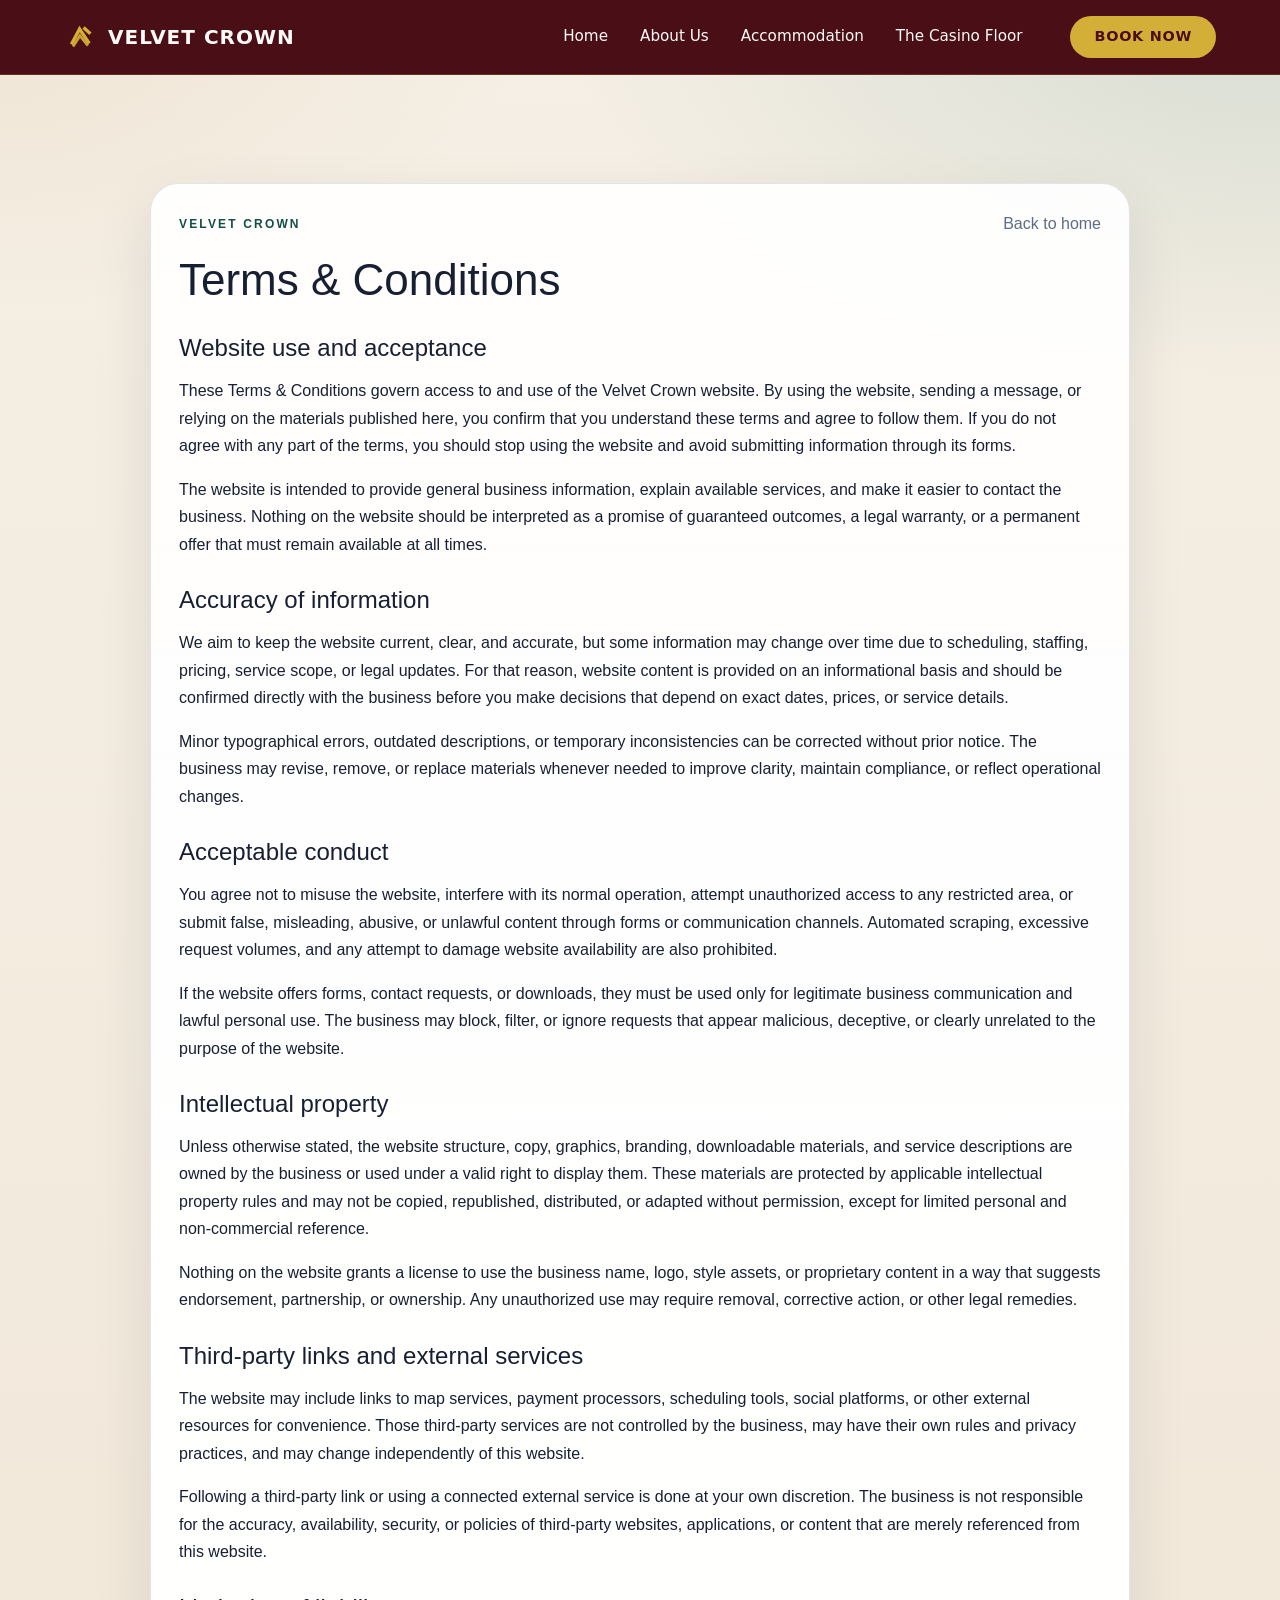
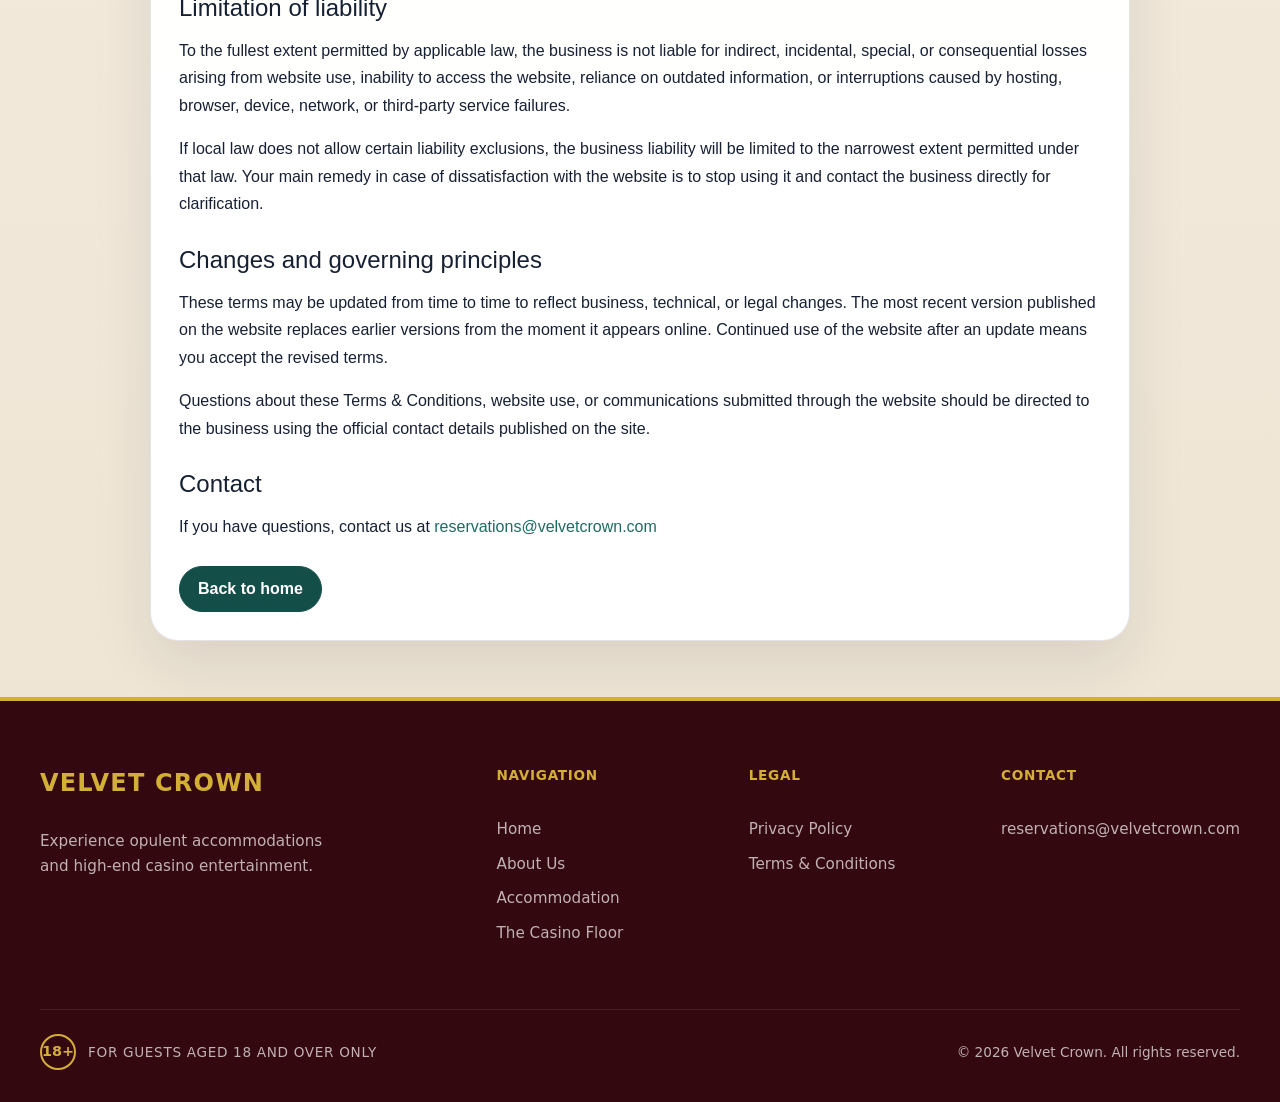
<file: terms-conditions.html>
<!doctype html>
<html data-page="terms-conditions.html" lang="en">
  <head>
    <link rel="stylesheet" href="assets/css/chrome.generated.css" />
    <script defer="" src="assets/js/chrome.generated.js"></script>

    <meta charset="utf-8" />
    <meta name="viewport" content="width=device-width, initial-scale=1" />
    <title>Terms &amp; Conditions - Velvet Crown</title>
    <meta
      name="description"
      content="Review the Terms &amp; Conditions for Velvet Crown, including website use, responsibilities, and contact details."
    />
    <meta name="robots" content="noindex, follow" />
    <link rel="icon" href="assets/brand/favicon.svg" type="image/svg+xml" />
    <link rel="stylesheet" href="assets/css/site.css" />
    <link rel="stylesheet" href="assets/css/tailwind.css" />
    <script defer="" src="assets/js/site.js"></script>
    <link rel="stylesheet" href="assets/css/special-pages.css" />
    <meta property="og:image" content="assets/img/casino_bar_lounge.webp" />
    <meta name="twitter:image" content="assets/img/casino_bar_lounge.webp" />
    <meta property="og:title" content="Terms &amp; Conditions - Velvet Crown" />
    <meta
      property="og:description"
      content="Review the Terms &amp; Conditions for Velvet Crown, including website use, responsibilities, and contact details."
    />
    <meta property="og:type" content="website" />
    <meta
      property="og:url"
      content="https://velvetcrown.com/terms-conditions.html"
    />
  </head>
  <body class="utility-page utility-page--terms utility-page--with-header">
    <header data-chrome="header" class="vc-header">
      <div class="vc-header__inner">
        <a class="vc-brand" href="index.html"
          ><svg
            class="brand-logo"
            xmlns="http://www.w3.org/2000/svg"
            width="28"
            height="28"
            viewBox="0 0 24 24"
            aria-hidden="true"
            focusable="false"
          >
            <g transform="rotate(-3 12 12)">
              <path
                d="M6 16 L12 6 L18 16"
                fill="none"
                stroke="currentColor"
                stroke-width="2.6"
                stroke-linecap="square"
                stroke-linejoin="miter"
              />
              <path
                d="M7 18 L12 11 L17 18"
                fill="none"
                stroke="currentColor"
                stroke-width="2.1"
                stroke-linecap="square"
                stroke-linejoin="miter"
                opacity="0.92"
              />
              <path
                d="M16 6 L19 9"
                fill="none"
                stroke="currentColor"
                stroke-width="2.6"
                stroke-linecap="square"
                stroke-linejoin="miter"
              />
            </g></svg
          ><span class="vc-brand__text">Velvet Crown</span></a
        >
        <nav class="vc-nav vc-nav--desktop" aria-label="Primary navigation">
          <a class="vc-nav__link" href="index.html">Home</a>
          <a class="vc-nav__link" href="about-us.html">About Us</a>
          <a class="vc-nav__link" href="accommodation.html">Accommodation</a>
          <a class="vc-nav__link" href="the-casino-floor.html"
            >The Casino Floor</a
          >
        </nav>
        <div class="vc-header__actions">
          <a class="vc-header__cta" href="mailto:reservations@velvetcrown.com"
            >Book Now</a
          >
          <button
            class="vc-burger"
            type="button"
            aria-expanded="false"
            aria-controls="vc-mobile-nav"
            data-burger=""
          >
            <span class="vc-burger__line"></span>
            <span class="vc-burger__line"></span>
            <span class="vc-burger__line"></span>
            <span class="vc-sr-only">Menu</span>
          </button>
        </div>
      </div>
    </header>
    <nav
      class="vc-mobile-nav"
      id="vc-mobile-nav"
      data-mobile-nav=""
      hidden=""
      aria-label="Mobile navigation"
    >
      <div class="vc-mobile-nav__overlay" data-mobile-close=""></div>
      <div class="vc-mobile-nav__panel">
        <div class="vc-mobile-nav__top">
          <span class="vc-mobile-nav__brand">Velvet Crown</span>
          <button
            class="vc-mobile-nav__close"
            type="button"
            aria-label="Close menu"
            data-mobile-close=""
          >
            ×
          </button>
        </div>
        <div class="vc-mobile-nav__links">
          <a class="vc-mobile-nav__link" href="index.html">Home</a>
          <a class="vc-mobile-nav__link" href="about-us.html">About Us</a>
          <a class="vc-mobile-nav__link" href="accommodation.html"
            >Accommodation</a
          >
          <a class="vc-mobile-nav__link" href="the-casino-floor.html"
            >The Casino Floor</a
          >
        </div>
        <div class="vc-mobile-nav__utility">
          <a
            class="vc-mobile-nav__cta"
            href="mailto:reservations@velvetcrown.com"
            >Book Now</a
          >
          <a
            class="vc-mobile-nav__email"
            href="mailto:reservations@velvetcrown.com"
            >reservations@velvetcrown.com</a
          >
        </div>
      </div>
    </nav>

    <main class="utility-shell">
      <section class="utility-card">
        <div class="utility-meta">
          <p class="utility-kicker">Velvet Crown</p>
          <a class="utility-link" href="index.html">Back to home</a>
        </div>
        <article class="utility-prose">
          <h1>Terms &amp; Conditions</h1>
          <h2>Website use and acceptance</h2>
          <p>
            These Terms &amp; Conditions govern access to and use of the Velvet
            Crown website. By using the website, sending a message, or relying
            on the materials published here, you confirm that you understand
            these terms and agree to follow them. If you do not agree with any
            part of the terms, you should stop using the website and avoid
            submitting information through its forms.
          </p>
          <p>
            The website is intended to provide general business information,
            explain available services, and make it easier to contact the
            business. Nothing on the website should be interpreted as a promise
            of guaranteed outcomes, a legal warranty, or a permanent offer that
            must remain available at all times.
          </p>
          <h2>Accuracy of information</h2>
          <p>
            We aim to keep the website current, clear, and accurate, but some
            information may change over time due to scheduling, staffing,
            pricing, service scope, or legal updates. For that reason, website
            content is provided on an informational basis and should be
            confirmed directly with the business before you make decisions that
            depend on exact dates, prices, or service details.
          </p>
          <p>
            Minor typographical errors, outdated descriptions, or temporary
            inconsistencies can be corrected without prior notice. The business
            may revise, remove, or replace materials whenever needed to improve
            clarity, maintain compliance, or reflect operational changes.
          </p>
          <h2>Acceptable conduct</h2>
          <p>
            You agree not to misuse the website, interfere with its normal
            operation, attempt unauthorized access to any restricted area, or
            submit false, misleading, abusive, or unlawful content through forms
            or communication channels. Automated scraping, excessive request
            volumes, and any attempt to damage website availability are also
            prohibited.
          </p>
          <p>
            If the website offers forms, contact requests, or downloads, they
            must be used only for legitimate business communication and lawful
            personal use. The business may block, filter, or ignore requests
            that appear malicious, deceptive, or clearly unrelated to the
            purpose of the website.
          </p>
          <h2>Intellectual property</h2>
          <p>
            Unless otherwise stated, the website structure, copy, graphics,
            branding, downloadable materials, and service descriptions are owned
            by the business or used under a valid right to display them. These
            materials are protected by applicable intellectual property rules
            and may not be copied, republished, distributed, or adapted without
            permission, except for limited personal and non-commercial
            reference.
          </p>
          <p>
            Nothing on the website grants a license to use the business name,
            logo, style assets, or proprietary content in a way that suggests
            endorsement, partnership, or ownership. Any unauthorized use may
            require removal, corrective action, or other legal remedies.
          </p>
          <h2>Third-party links and external services</h2>
          <p>
            The website may include links to map services, payment processors,
            scheduling tools, social platforms, or other external resources for
            convenience. Those third-party services are not controlled by the
            business, may have their own rules and privacy practices, and may
            change independently of this website.
          </p>
          <p>
            Following a third-party link or using a connected external service
            is done at your own discretion. The business is not responsible for
            the accuracy, availability, security, or policies of third-party
            websites, applications, or content that are merely referenced from
            this website.
          </p>
          <h2>Limitation of liability</h2>
          <p>
            To the fullest extent permitted by applicable law, the business is
            not liable for indirect, incidental, special, or consequential
            losses arising from website use, inability to access the website,
            reliance on outdated information, or interruptions caused by
            hosting, browser, device, network, or third-party service failures.
          </p>
          <p>
            If local law does not allow certain liability exclusions, the
            business liability will be limited to the narrowest extent permitted
            under that law. Your main remedy in case of dissatisfaction with the
            website is to stop using it and contact the business directly for
            clarification.
          </p>
          <h2>Changes and governing principles</h2>
          <p>
            These terms may be updated from time to time to reflect business,
            technical, or legal changes. The most recent version published on
            the website replaces earlier versions from the moment it appears
            online. Continued use of the website after an update means you
            accept the revised terms.
          </p>
          <p>
            Questions about these Terms &amp; Conditions, website use, or
            communications submitted through the website should be directed to
            the business using the official contact details published on the
            site.
          </p>
          <h2>Contact</h2>
          <p>
            If you have questions, contact us at
            <a href="mailto:reservations@velvetcrown.com"
              >reservations@velvetcrown.com</a
            >
          </p>
        </article>
        <div class="utility-actions">
          <a class="utility-button" href="index.html">Back to home</a>
        </div>
      </section>
    </main>

    <footer data-chrome="footer" class="vc-footer">
      <div class="vc-footer__inner">
        <div class="vc-footer__col vc-footer__col--brand">
          <strong class="vc-footer__brand">Velvet Crown</strong>
          <p class="vc-footer__summary">
            Experience opulent accommodations and high-end casino entertainment.
          </p>
        </div>
        <div class="vc-footer__col vc-footer__col--links">
          <span class="vc-footer__title">Navigation</span>
          <a class="vc-footer__link" href="index.html">Home</a>
          <a class="vc-footer__link" href="about-us.html">About Us</a>
          <a class="vc-footer__link" href="accommodation.html">Accommodation</a>
          <a class="vc-footer__link" href="the-casino-floor.html"
            >The Casino Floor</a
          >
        </div>
        <div class="vc-footer__col vc-footer__col--legal">
          <span class="vc-footer__title">Legal</span>
          <a class="vc-footer__link" href="privacy-policy.html"
            >Privacy Policy</a
          >
          <a class="vc-footer__link" href="terms-conditions.html"
            >Terms &amp; Conditions</a
          >
        </div>
        <div class="vc-footer__col vc-footer__col--contact">
          <span class="vc-footer__title">Contact</span>
          <a class="vc-footer__link" href="mailto:reservations@velvetcrown.com"
            >reservations@velvetcrown.com</a
          >
        </div>
      </div>
      <div class="vc-footer__bottom">
        <div class="vc-footer__age">
          <span class="vc-footer__age-icon">18+</span>
          <span class="vc-footer__age-text"
            >For guests aged 18 and over only</span
          >
        </div>
        <div class="vc-footer__copy">
          © 2026 Velvet Crown. All rights reserved.
        </div>
      </div>
    </footer>
  </body>
</html>
</file>
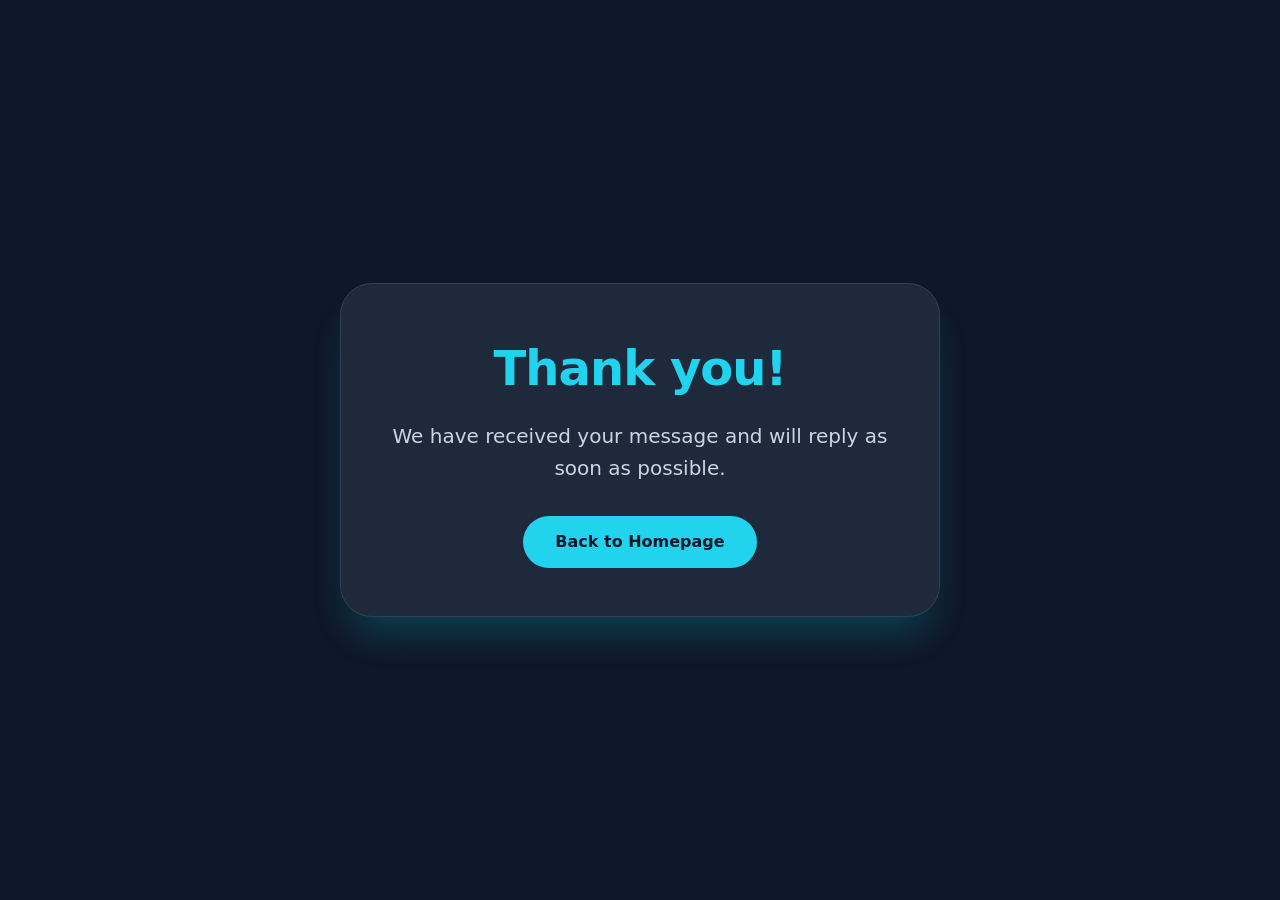
<file: thanks.html>
<!doctype html>
<html data-page="thanks.html" lang="en">
  <head>
    <meta name="robots" content="noindex, follow" />
    <meta charset="utf-8" />
    <meta name="viewport" content="width=device-width, initial-scale=1" />
    <title>Thank you | Order confirmed – Velvet Crown</title>

    <meta
      name="description"
      content="Thank you for your order! Your Velvet Crown subscription has been confirmed. You will shortly receive a confirmation email with your login details."
    />
    <link
      rel="shortcut icon"
      href="assets/brand/favicon.svg"
      type="image/x-icon"
    />

    <link rel="stylesheet" href="assets/css/tailwind.css" />
    <link rel="icon" href="assets/brand/favicon.svg" type="image/svg+xml" />
  </head>
  <body>
    <main class="tr-page">
      <section class="tr-thankyou-card">
        <h1 class="tr-thankyou-title">Thank you!</h1>

        <p class="tr-thankyou-text">
          We have received your message and will reply as soon as possible.
        </p>

        <p>
          <a href="index.html" class="tr-btn">Back to Homepage</a>
        </p>
      </section>
    </main>
    <script defer src="assets/js/site.js"></script>
  </body>
</html>
</file>
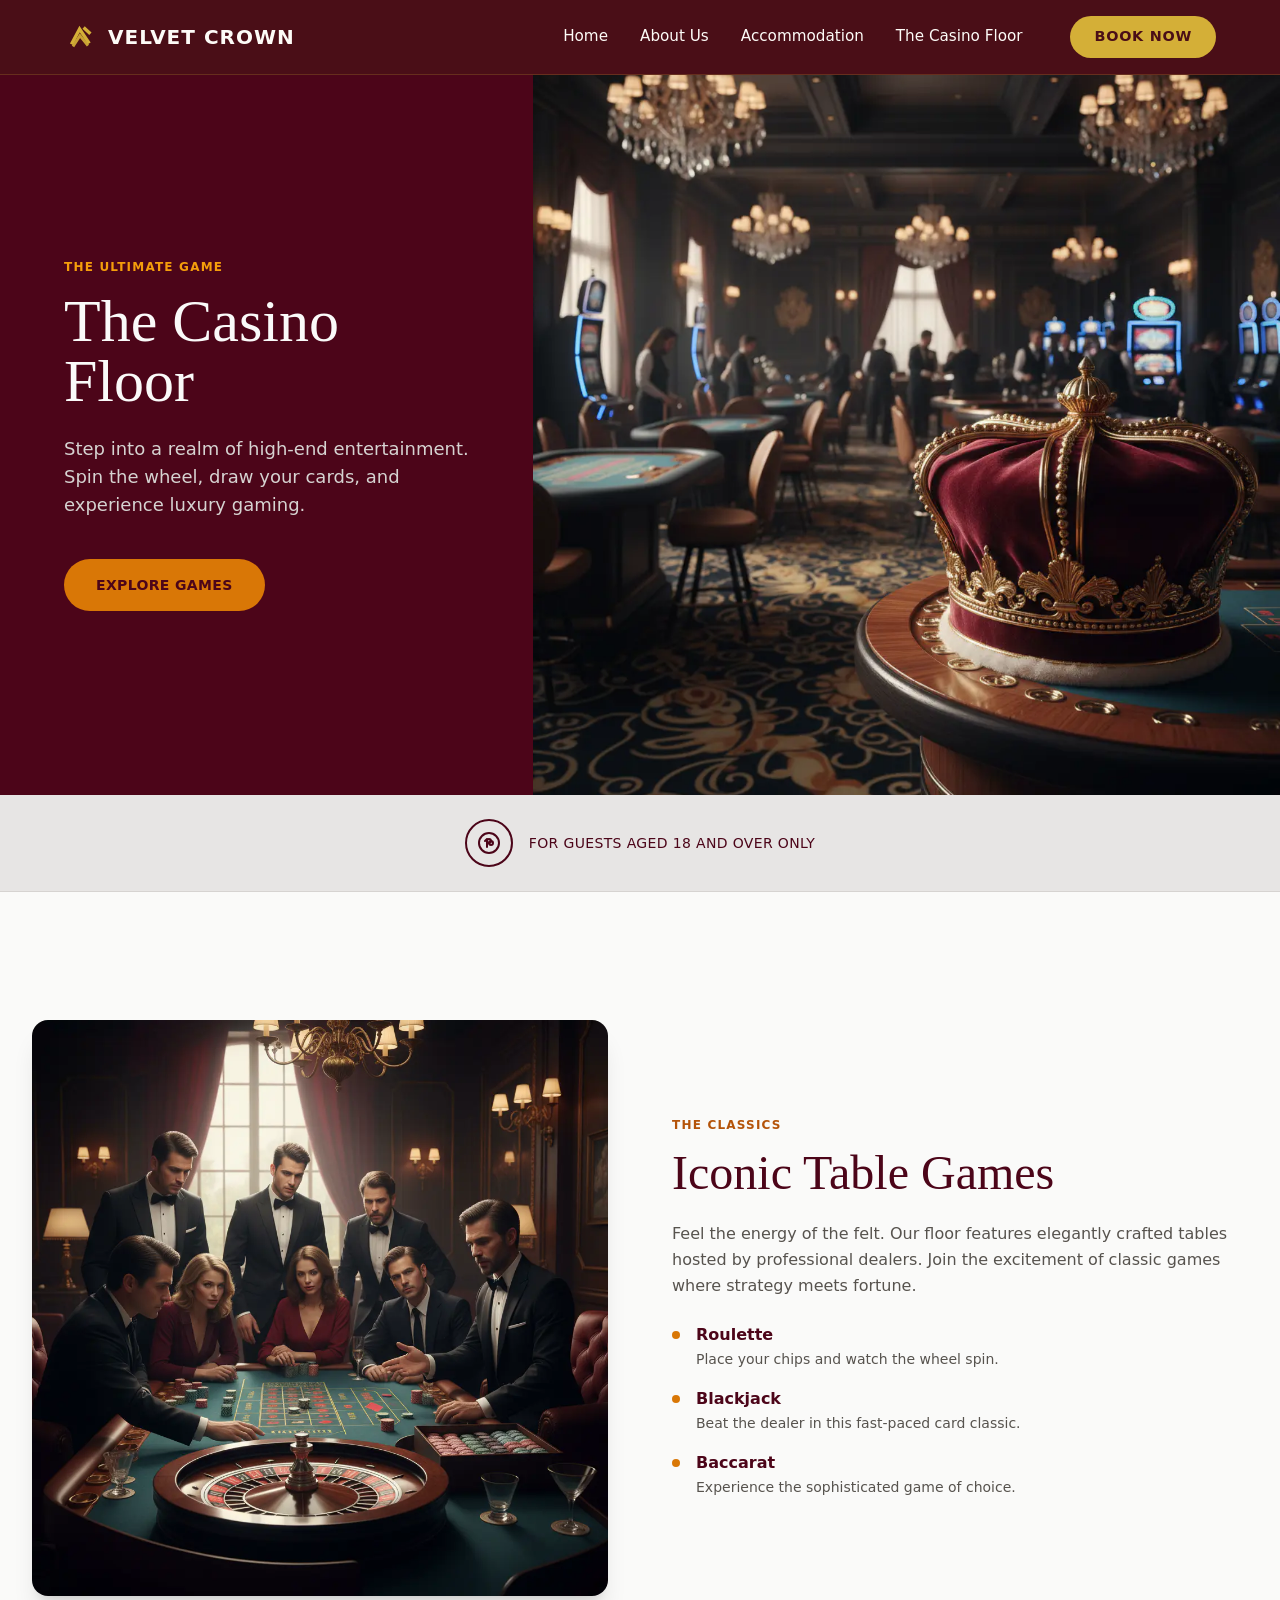
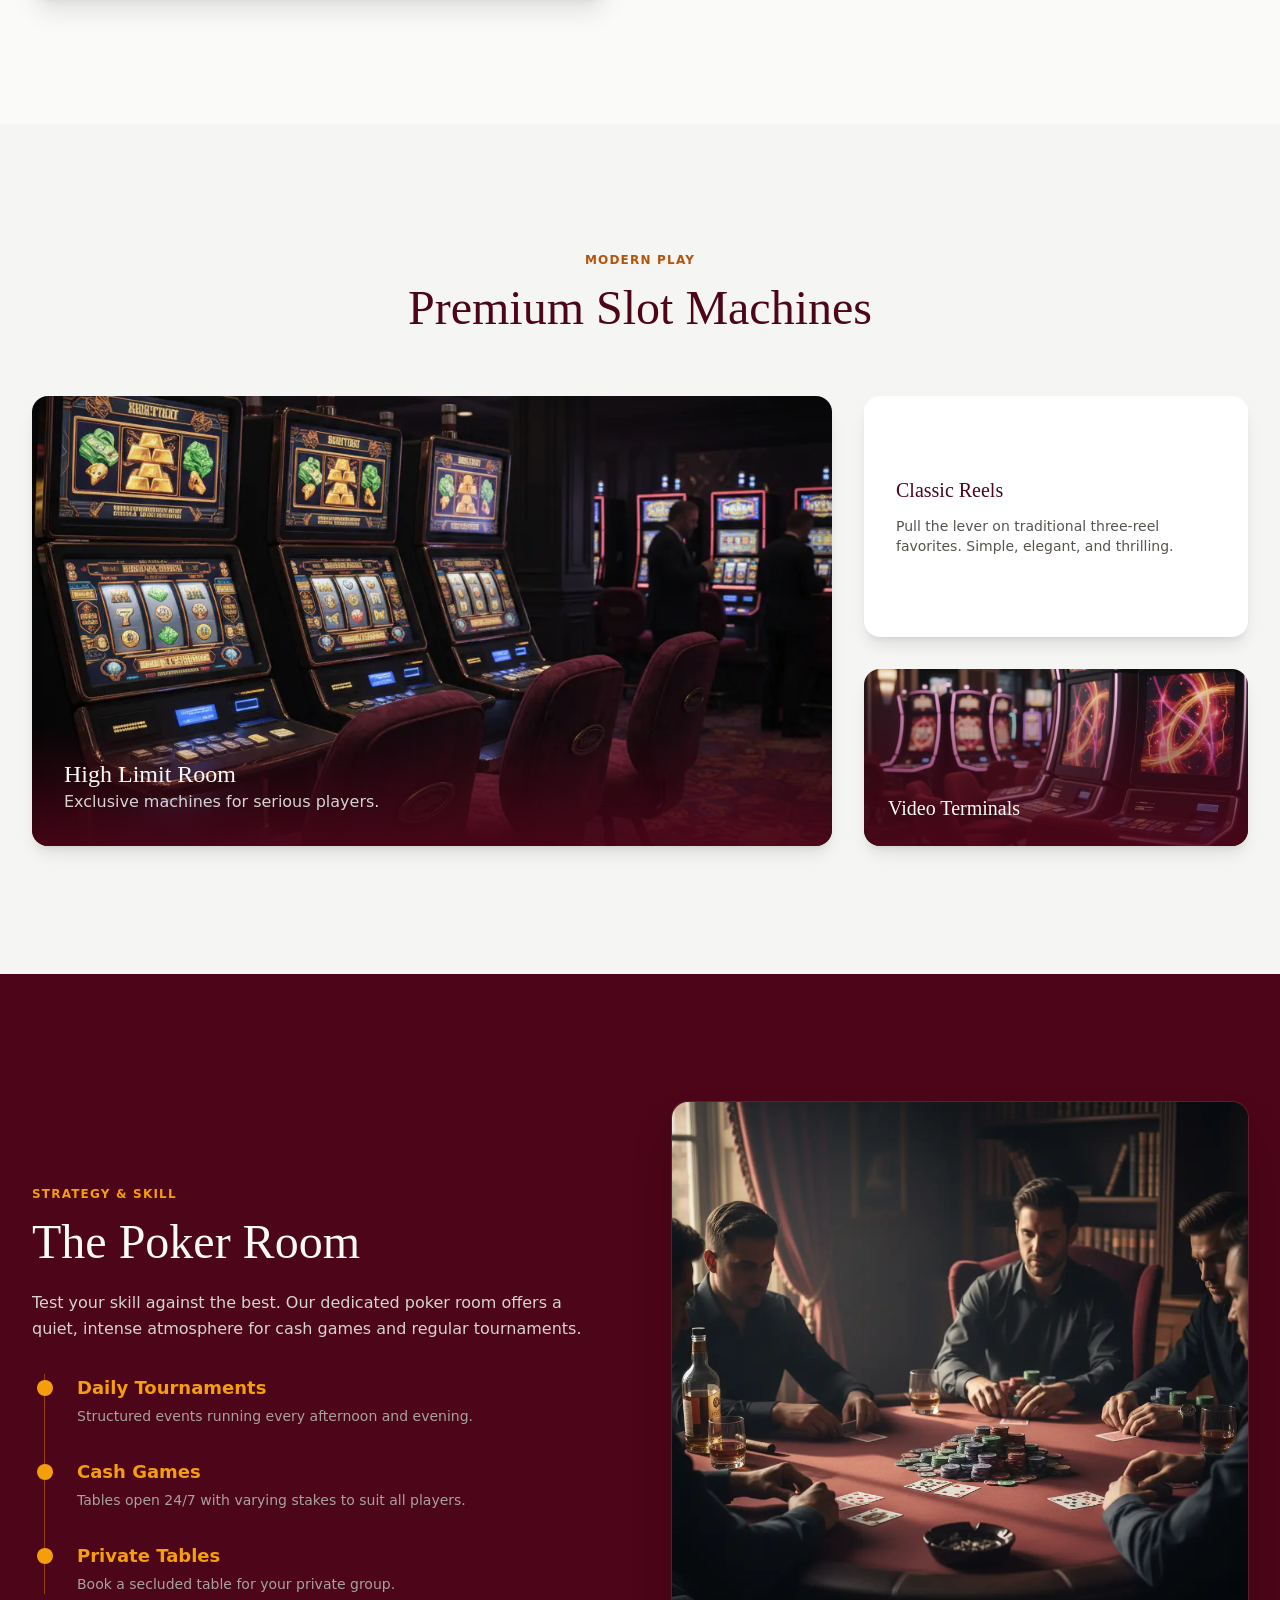
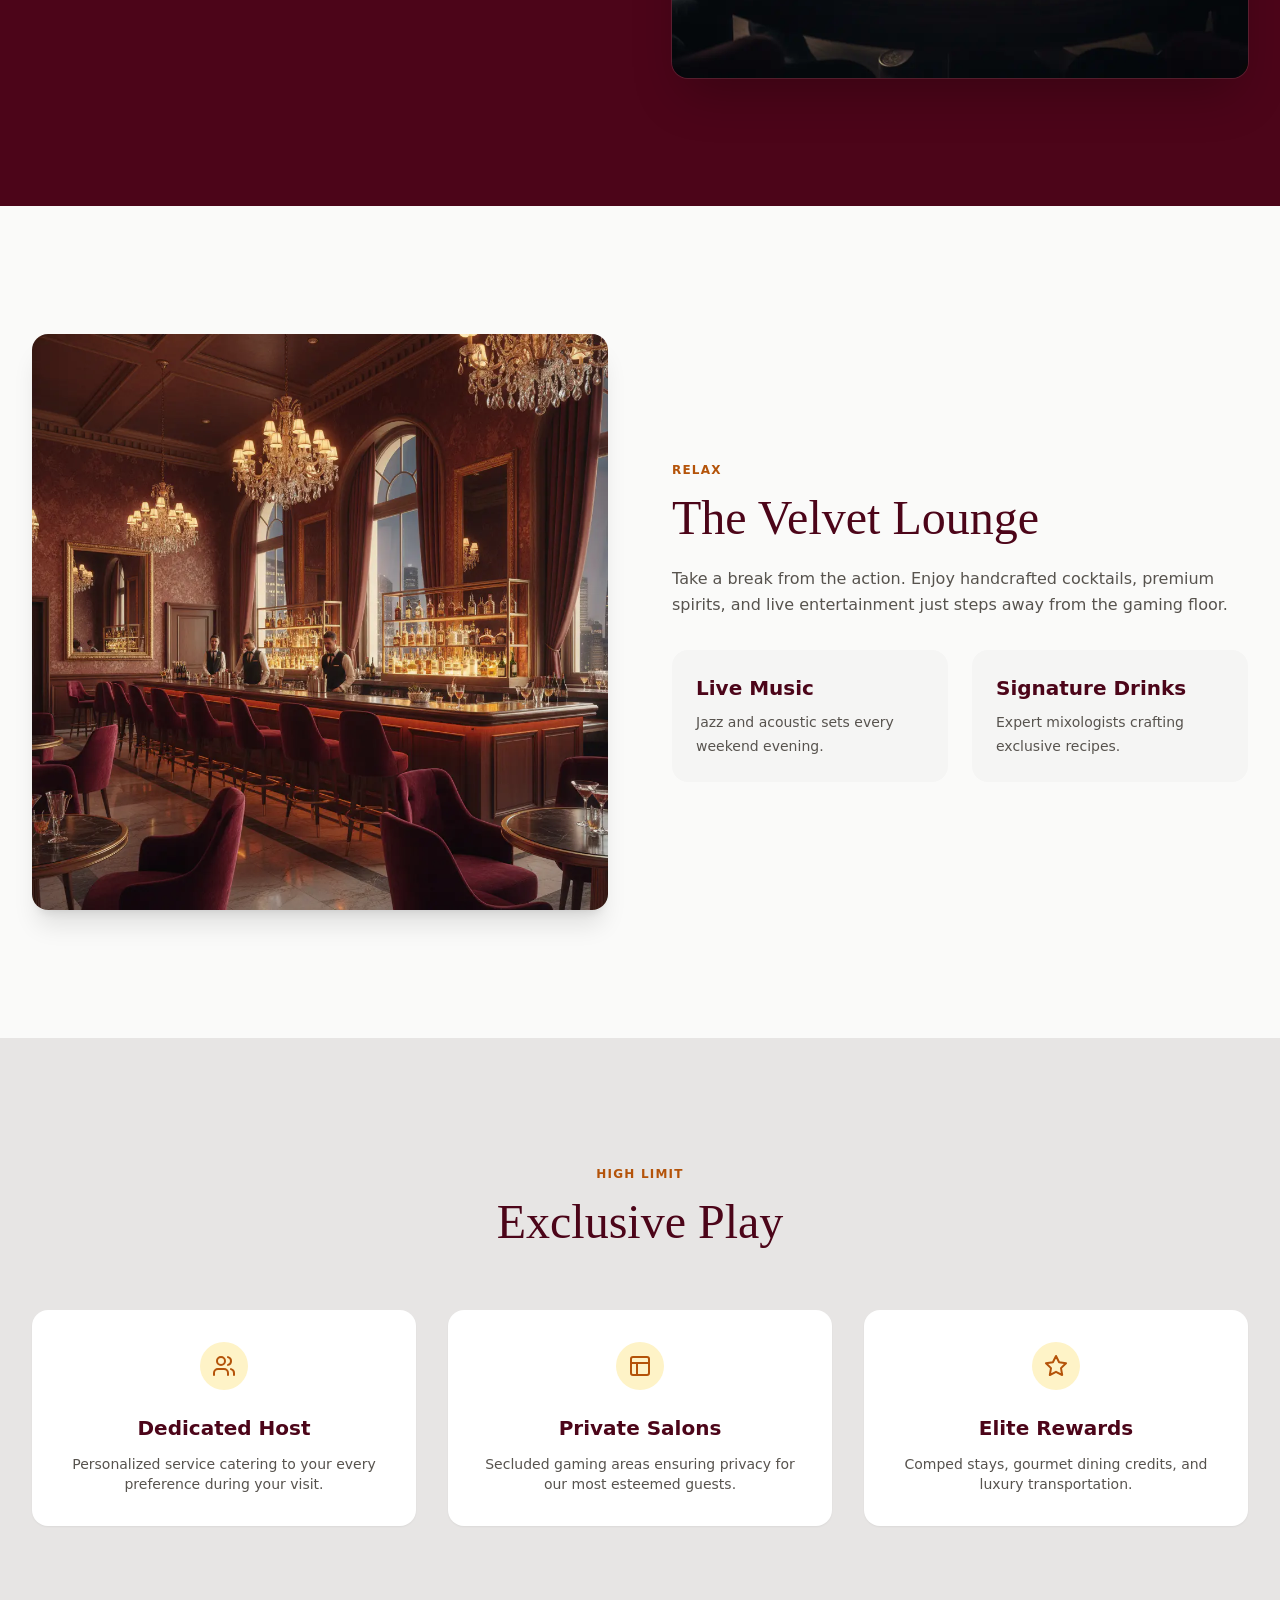
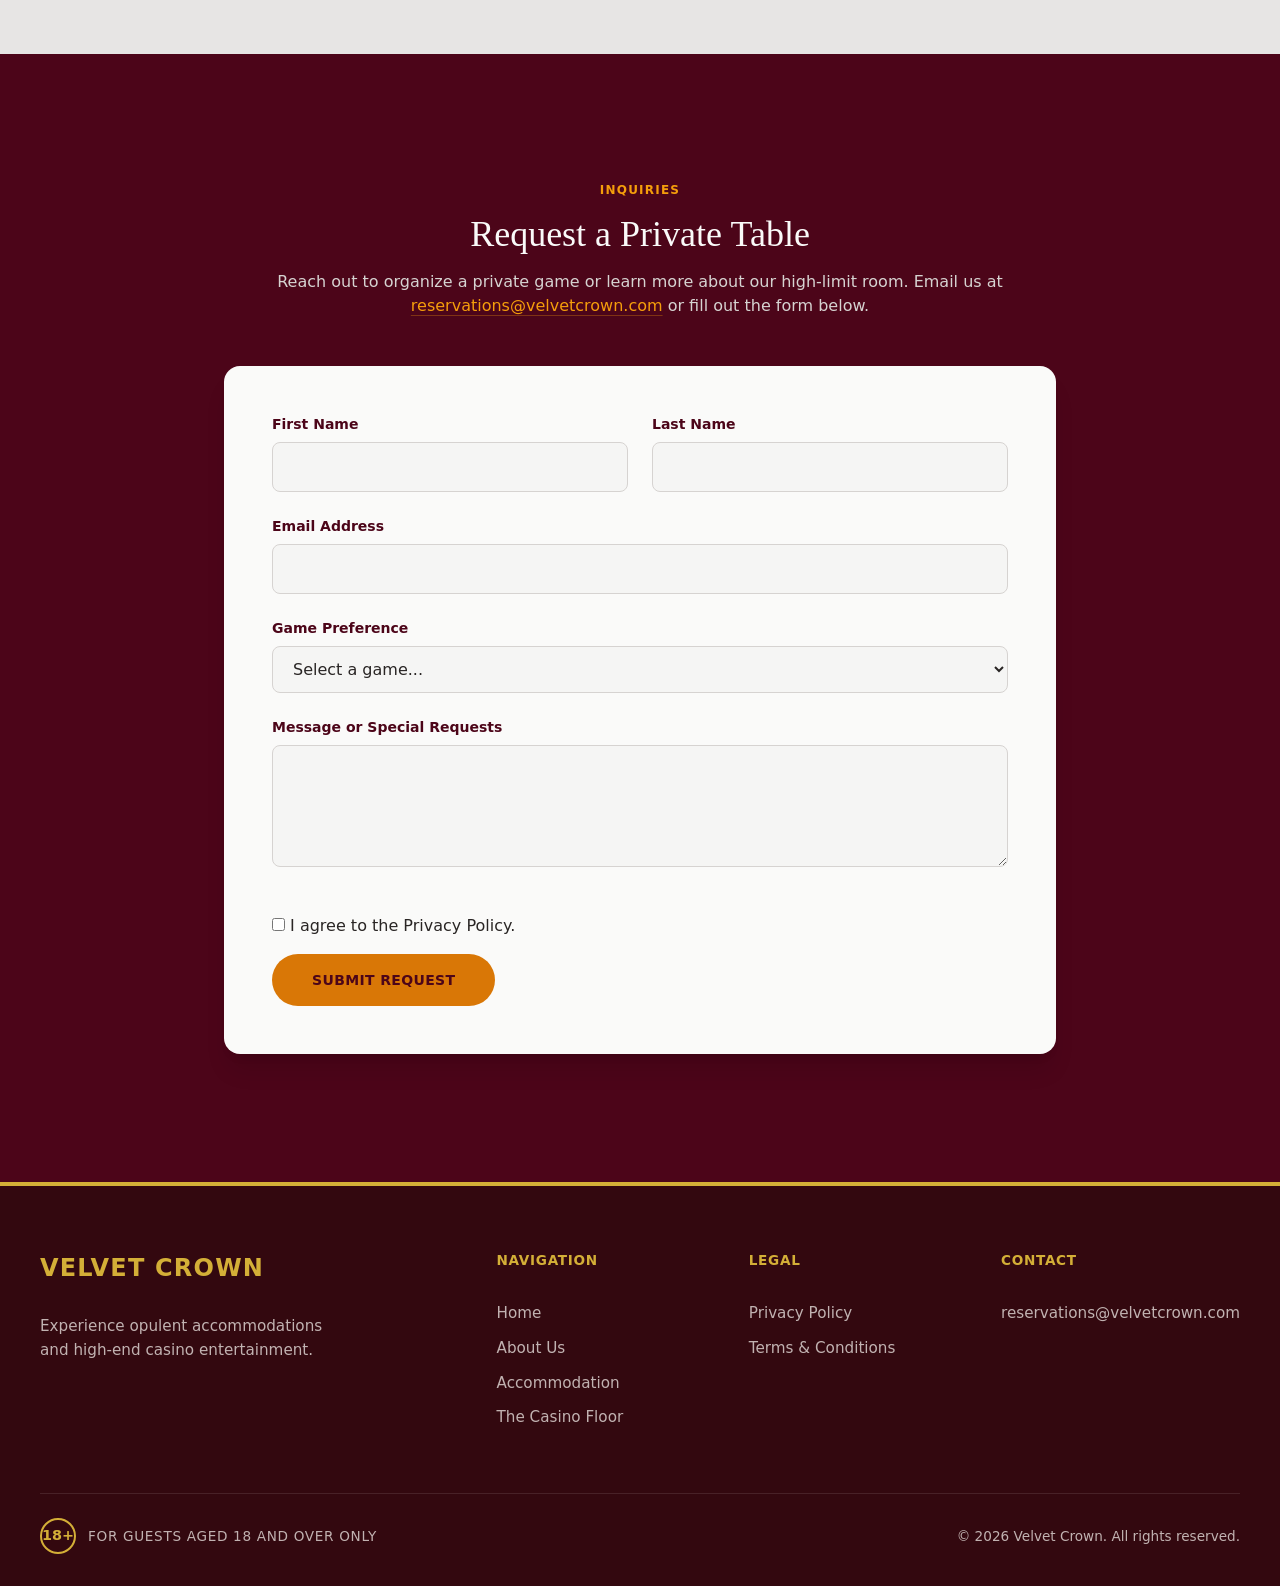
<file: the-casino-floor.html>
<!doctype html>
<html data-page="the-casino-floor.html" lang="en">
  <head>
    <link rel="stylesheet" href="assets/css/chrome.generated.css" />
    <script defer="" src="assets/js/chrome.generated.js"></script>

    <meta charset="utf-8" />
    <meta name="viewport" content="width=device-width, initial-scale=1" />
    <title>The Casino Floor | Velvet Crown</title>
    <meta
      name="description"
      content="Experience world-class gaming at the Velvet Crown casino. Classic table games, modern slots, and exclusive high-limit poker in a luxury setting."
    />
    <link rel="icon" href="assets/brand/favicon.svg" type="image/svg+xml" />
    <meta property="og:title" content="The Casino Floor | Velvet Crown" />
    <meta
      property="og:description"
      content="Experience world-class gaming at the Velvet Crown casino. Classic table games, modern slots, and exclusive high-limit poker in a luxury setting."
    />
    <meta property="og:type" content="website" />
    <meta
      property="og:url"
      content="https://www.velvetcrown.com/the-casino-floor.html"
    />
    <meta property="og:image" content="assets/img/casino_floor_main.webp" />
    <link rel="stylesheet" href="assets/css/site.css" />
    <link rel="stylesheet" href="assets/css/tailwind.css" />
    <script defer="" src="assets/js/site.js"></script>
    <meta name="twitter:image" content="assets/img/casino_floor_main.webp" />
  </head>
  <body class="bg-stone-50 font-sans text-stone-800 antialiased">
    <header data-chrome="header" class="vc-header">
      <div class="vc-header__inner">
        <a class="vc-brand" href="index.html"
          ><svg
            class="brand-logo"
            xmlns="http://www.w3.org/2000/svg"
            width="28"
            height="28"
            viewBox="0 0 24 24"
            aria-hidden="true"
            focusable="false"
          >
            <g transform="rotate(-3 12 12)">
              <path
                d="M6 16 L12 6 L18 16"
                fill="none"
                stroke="currentColor"
                stroke-width="2.6"
                stroke-linecap="square"
                stroke-linejoin="miter"
              />
              <path
                d="M7 18 L12 11 L17 18"
                fill="none"
                stroke="currentColor"
                stroke-width="2.1"
                stroke-linecap="square"
                stroke-linejoin="miter"
                opacity="0.92"
              />
              <path
                d="M16 6 L19 9"
                fill="none"
                stroke="currentColor"
                stroke-width="2.6"
                stroke-linecap="square"
                stroke-linejoin="miter"
              />
            </g></svg
          ><span class="vc-brand__text">Velvet Crown</span></a
        >
        <nav class="vc-nav vc-nav--desktop" aria-label="Primary navigation">
          <a class="vc-nav__link" href="index.html">Home</a>
          <a class="vc-nav__link" href="about-us.html">About Us</a>
          <a class="vc-nav__link" href="accommodation.html">Accommodation</a>
          <a
            class="vc-nav__link is-current"
            href="the-casino-floor.html"
            aria-current="page"
            >The Casino Floor</a
          >
        </nav>
        <div class="vc-header__actions">
          <a class="vc-header__cta" href="mailto:reservations@velvetcrown.com"
            >Book Now</a
          >
          <button
            class="vc-burger"
            type="button"
            aria-expanded="false"
            aria-controls="vc-mobile-nav"
            data-burger=""
          >
            <span class="vc-burger__line"></span>
            <span class="vc-burger__line"></span>
            <span class="vc-burger__line"></span>
            <span class="vc-sr-only">Menu</span>
          </button>
        </div>
      </div>
    </header>
    <nav
      class="vc-mobile-nav"
      id="vc-mobile-nav"
      data-mobile-nav=""
      hidden=""
      aria-label="Mobile navigation"
    >
      <div class="vc-mobile-nav__overlay" data-mobile-close=""></div>
      <div class="vc-mobile-nav__panel">
        <div class="vc-mobile-nav__top">
          <span class="vc-mobile-nav__brand">Velvet Crown</span>
          <button
            class="vc-mobile-nav__close"
            type="button"
            aria-label="Close menu"
            data-mobile-close=""
          >
            ×
          </button>
        </div>
        <div class="vc-mobile-nav__links">
          <a class="vc-mobile-nav__link" href="index.html">Home</a>
          <a class="vc-mobile-nav__link" href="about-us.html">About Us</a>
          <a class="vc-mobile-nav__link" href="accommodation.html"
            >Accommodation</a
          >
          <a
            class="vc-mobile-nav__link is-current"
            href="the-casino-floor.html"
            aria-current="page"
            >The Casino Floor</a
          >
        </div>
        <div class="vc-mobile-nav__utility">
          <a
            class="vc-mobile-nav__cta"
            href="mailto:reservations@velvetcrown.com"
            >Book Now</a
          >
          <a
            class="vc-mobile-nav__email"
            href="mailto:reservations@velvetcrown.com"
            >reservations@velvetcrown.com</a
          >
        </div>
      </div>
    </nav>

    <main>
      <!-- HERO SECTION -->
      <section id="hero" class="bg-rose-950">
        <div class="grid lg:grid-cols-12 min-h-[80vh]">
          <div
            class="lg:col-span-5 flex flex-col justify-center px-8 py-16 lg:px-16 text-stone-50"
          >
            <span
              class="uppercase tracking-widest text-xs font-bold text-amber-500 mb-4"
              >The Ultimate Game</span
            >
            <h1 class="text-4xl lg:text-6xl font-serif leading-tight mb-6">
              The Casino Floor
            </h1>
            <p class="text-lg text-stone-300 mb-10 max-w-md">
              Step into a realm of high-end entertainment. Spin the wheel, draw
              your cards, and experience luxury gaming.
            </p>
            <div>
              <a
                href="#table-games"
                class="inline-block bg-amber-600 hover:bg-amber-500 text-rose-950 font-bold uppercase tracking-wide text-sm px-8 py-4 rounded-full transition-colors"
              >
                Explore Games
              </a>
            </div>
          </div>
          <div class="lg:col-span-7 relative min-h-[40vh] lg:min-h-full">
            <img
              src="assets/img/casino_floor_main.webp"
              alt="Luxurious Velvet Crown casino floor"
              class="absolute inset-0 w-full h-full object-cover"
              loading="lazy"
            />
          </div>
        </div>
      </section>

      <!-- RESPONSIBLE GAMING / 18+ -->
      <section
        id="responsible-gaming"
        class="bg-stone-200 py-6 border-b border-stone-300"
      >
        <div
          class="max-w-7xl mx-auto px-8 flex flex-col sm:flex-row items-center justify-center gap-4"
        >
          <div
            class="w-12 h-12 rounded-full border-2 border-rose-950 flex items-center justify-center text-rose-950 font-bold"
          >
            <svg
              xmlns="http://www.w3.org/2000/svg"
              width="24"
              height="24"
              viewBox="0 0 24 24"
              fill="none"
              stroke="currentColor"
              stroke-width="2"
              stroke-linecap="round"
              stroke-linejoin="round"
            >
              <circle cx="12" cy="12" r="10"></circle>
              <path d="M10 16v-8l-2 2"></path>
              <path d="M16 12a2 2 0 1 0-4 0 2 2 0 0 0 4 0z"></path>
              <path d="M12 12a2 2 0 1 0 0-4 2 2 0 0 0 0 4z"></path>
            </svg>
          </div>
          <p class="text-rose-950 font-medium tracking-wide uppercase text-sm">
            For guests aged 18 and over only
          </p>
        </div>
      </section>

      <!-- TABLE GAMES -->
      <section id="table-games" class="py-20 lg:py-32">
        <div class="max-w-7xl mx-auto px-8">
          <div class="grid lg:grid-cols-2 gap-16 items-center">
            <div class="order-2 lg:order-1">
              <img
                src="assets/img/roulette_table_action.webp"
                alt="Guests playing roulette"
                class="w-full h-auto rounded-2xl shadow-xl"
                loading="lazy"
              />
            </div>
            <div class="order-1 lg:order-2">
              <span
                class="uppercase tracking-widest text-xs font-bold text-amber-700 mb-4 block"
                >The Classics</span
              >
              <h2 class="text-3xl lg:text-5xl font-serif text-rose-950 mb-6">
                Iconic Table Games
              </h2>
              <p class="text-stone-600 mb-6 leading-relaxed">
                Feel the energy of the felt. Our floor features elegantly
                crafted tables hosted by professional dealers. Join the
                excitement of classic games where strategy meets fortune.
              </p>
              <ul class="space-y-4">
                <li class="flex items-start gap-4">
                  <span
                    class="w-2 h-2 rounded-full bg-amber-600 mt-2 flex-shrink-0"
                  ></span>
                  <div>
                    <strong class="block text-rose-950">Roulette</strong>
                    <span class="text-stone-600 text-sm"
                      >Place your chips and watch the wheel spin.</span
                    >
                  </div>
                </li>
                <li class="flex items-start gap-4">
                  <span
                    class="w-2 h-2 rounded-full bg-amber-600 mt-2 flex-shrink-0"
                  ></span>
                  <div>
                    <strong class="block text-rose-950">Blackjack</strong>
                    <span class="text-stone-600 text-sm"
                      >Beat the dealer in this fast-paced card classic.</span
                    >
                  </div>
                </li>
                <li class="flex items-start gap-4">
                  <span
                    class="w-2 h-2 rounded-full bg-amber-600 mt-2 flex-shrink-0"
                  ></span>
                  <div>
                    <strong class="block text-rose-950">Baccarat</strong>
                    <span class="text-stone-600 text-sm"
                      >Experience the sophisticated game of choice.</span
                    >
                  </div>
                </li>
              </ul>
            </div>
          </div>
        </div>
      </section>

      <!-- SLOTS ASYMMETRIC GRID -->
      <section id="slots" class="py-20 lg:py-32 bg-stone-100">
        <div class="max-w-7xl mx-auto px-8">
          <div class="text-center mb-16">
            <span
              class="uppercase tracking-widest text-xs font-bold text-amber-700 mb-4 block"
              >Modern Play</span
            >
            <h2 class="text-3xl lg:text-5xl font-serif text-rose-950">
              Premium Slot Machines
            </h2>
          </div>
          <div class="grid grid-cols-1 md:grid-cols-12 gap-8">
            <div
              class="md:col-span-8 group relative overflow-hidden rounded-2xl shadow-lg"
            >
              <img
                src="assets/img/slots_high_limit.webp"
                alt="High limit slot machines"
                class="w-full h-full object-cover aspect-[4/3] md:aspect-[16/9] group-hover:scale-105 transition-transform duration-700"
                loading="lazy"
              />
              <div
                class="absolute bottom-0 inset-x-0 bg-gradient-to-t from-rose-950/90 to-transparent p-8"
              >
                <h3 class="text-2xl font-serif text-stone-50">
                  High Limit Room
                </h3>
                <p class="text-stone-300">
                  Exclusive machines for serious players.
                </p>
              </div>
            </div>
            <div class="md:col-span-4 flex flex-col gap-8">
              <div
                class="flex-1 bg-white p-8 rounded-2xl shadow-lg flex flex-col justify-center"
              >
                <h3 class="text-xl font-serif text-rose-950 mb-3">
                  Classic Reels
                </h3>
                <p class="text-stone-600 text-sm">
                  Pull the lever on traditional three-reel favorites. Simple,
                  elegant, and thrilling.
                </p>
              </div>
              <div
                class="flex-1 relative overflow-hidden rounded-2xl shadow-lg group"
              >
                <img
                  src="assets/img/slots_video_modern.webp"
                  alt="Modern video slots"
                  class="w-full h-full object-cover absolute inset-0 group-hover:scale-105 transition-transform duration-700"
                  loading="lazy"
                />
                <div
                  class="relative h-full flex flex-col justify-end bg-gradient-to-t from-rose-950/90 to-transparent p-6"
                >
                  <h3 class="text-xl font-serif text-stone-50">
                    Video Terminals
                  </h3>
                </div>
              </div>
            </div>
          </div>
        </div>
      </section>

      <!-- POKER ROOM -->
      <section id="poker" class="py-20 lg:py-32 bg-rose-950 text-stone-50">
        <div class="max-w-7xl mx-auto px-8">
          <div class="grid lg:grid-cols-2 gap-16 items-center">
            <div>
              <span
                class="uppercase tracking-widest text-xs font-bold text-amber-500 mb-4 block"
                >Strategy &amp; Skill</span
              >
              <h2 class="text-3xl lg:text-5xl font-serif mb-6">
                The Poker Room
              </h2>
              <p class="text-stone-300 mb-8 leading-relaxed">
                Test your skill against the best. Our dedicated poker room
                offers a quiet, intense atmosphere for cash games and regular
                tournaments.
              </p>
              <div class="space-y-8 border-l border-amber-800 ml-3">
                <div class="relative pl-8">
                  <span
                    class="absolute -left-2 top-1.5 w-4 h-4 rounded-full bg-amber-500"
                  ></span>
                  <h4 class="text-lg font-bold text-amber-500">
                    Daily Tournaments
                  </h4>
                  <p class="text-stone-400 text-sm mt-1">
                    Structured events running every afternoon and evening.
                  </p>
                </div>
                <div class="relative pl-8">
                  <span
                    class="absolute -left-2 top-1.5 w-4 h-4 rounded-full bg-amber-500"
                  ></span>
                  <h4 class="text-lg font-bold text-amber-500">Cash Games</h4>
                  <p class="text-stone-400 text-sm mt-1">
                    Tables open 24/7 with varying stakes to suit all players.
                  </p>
                </div>
                <div class="relative pl-8">
                  <span
                    class="absolute -left-2 top-1.5 w-4 h-4 rounded-full bg-amber-500"
                  ></span>
                  <h4 class="text-lg font-bold text-amber-500">
                    Private Tables
                  </h4>
                  <p class="text-stone-400 text-sm mt-1">
                    Book a secluded table for your private group.
                  </p>
                </div>
              </div>
            </div>
            <div>
              <img
                src="assets/img/poker_room_dark.webp"
                alt="Intense poker game in progress"
                class="w-full h-auto rounded-2xl shadow-2xl ring-1 ring-white/10"
                loading="lazy"
              />
            </div>
          </div>
        </div>
      </section>

      <!-- CASINO LOUNGE -->
      <section id="lounge" class="py-20 lg:py-32">
        <div class="max-w-7xl mx-auto px-8">
          <div class="flex flex-col lg:flex-row gap-16 items-center">
            <div class="lg:w-1/2 w-full">
              <img
                src="assets/img/casino_bar_lounge.webp"
                alt="Elegant casino bar"
                class="w-full h-auto rounded-2xl shadow-xl"
                loading="lazy"
              />
            </div>
            <div class="lg:w-1/2 w-full">
              <span
                class="uppercase tracking-widest text-xs font-bold text-amber-700 mb-4 block"
                >Relax</span
              >
              <h2 class="text-3xl lg:text-5xl font-serif text-rose-950 mb-6">
                The Velvet Lounge
              </h2>
              <p class="text-stone-600 mb-6 leading-relaxed">
                Take a break from the action. Enjoy handcrafted cocktails,
                premium spirits, and live entertainment just steps away from the
                gaming floor.
              </p>
              <div class="grid grid-cols-2 gap-6 mt-8">
                <div class="bg-stone-100 p-6 rounded-2xl">
                  <strong class="block text-xl text-rose-950 mb-2"
                    >Live Music</strong
                  >
                  <span class="text-stone-600 text-sm"
                    >Jazz and acoustic sets every weekend evening.</span
                  >
                </div>
                <div class="bg-stone-100 p-6 rounded-2xl">
                  <strong class="block text-xl text-rose-950 mb-2"
                    >Signature Drinks</strong
                  >
                  <span class="text-stone-600 text-sm"
                    >Expert mixologists crafting exclusive recipes.</span
                  >
                </div>
              </div>
            </div>
          </div>
        </div>
      </section>

      <!-- VIP EXPERIENCE -->
      <section id="vip" class="py-20 lg:py-32 bg-stone-200">
        <div class="max-w-7xl mx-auto px-8">
          <div class="text-center mb-16">
            <span
              class="uppercase tracking-widest text-xs font-bold text-amber-700 mb-4 block"
              >High Limit</span
            >
            <h2 class="text-3xl lg:text-5xl font-serif text-rose-950">
              Exclusive Play
            </h2>
          </div>
          <div class="grid md:grid-cols-3 gap-8">
            <div class="bg-white rounded-2xl p-8 shadow-sm text-center">
              <div
                class="w-12 h-12 mx-auto bg-amber-100 text-amber-700 rounded-full flex items-center justify-center mb-6"
              >
                <svg
                  xmlns="http://www.w3.org/2000/svg"
                  width="24"
                  height="24"
                  viewBox="0 0 24 24"
                  fill="none"
                  stroke="currentColor"
                  stroke-width="2"
                  stroke-linecap="round"
                  stroke-linejoin="round"
                >
                  <path d="M16 21v-2a4 4 0 0 0-4-4H6a4 4 0 0 0-4 4v2"></path>
                  <circle cx="9" cy="7" r="4"></circle>
                  <path d="M22 21v-2a4 4 0 0 0-3-3.87"></path>
                  <path d="M16 3.13a4 4 0 0 1 0 7.75"></path>
                </svg>
              </div>
              <h3 class="text-xl font-bold text-rose-950 mb-3">
                Dedicated Host
              </h3>
              <p class="text-stone-600 text-sm">
                Personalized service catering to your every preference during
                your visit.
              </p>
            </div>
            <div class="bg-white rounded-2xl p-8 shadow-sm text-center">
              <div
                class="w-12 h-12 mx-auto bg-amber-100 text-amber-700 rounded-full flex items-center justify-center mb-6"
              >
                <svg
                  xmlns="http://www.w3.org/2000/svg"
                  width="24"
                  height="24"
                  viewBox="0 0 24 24"
                  fill="none"
                  stroke="currentColor"
                  stroke-width="2"
                  stroke-linecap="round"
                  stroke-linejoin="round"
                >
                  <rect x="3" y="3" width="18" height="18" rx="2" ry="2"></rect>
                  <line x1="3" y1="9" x2="21" y2="9"></line>
                  <line x1="9" y1="21" x2="9" y2="9"></line>
                </svg>
              </div>
              <h3 class="text-xl font-bold text-rose-950 mb-3">
                Private Salons
              </h3>
              <p class="text-stone-600 text-sm">
                Secluded gaming areas ensuring privacy for our most esteemed
                guests.
              </p>
            </div>
            <div class="bg-white rounded-2xl p-8 shadow-sm text-center">
              <div
                class="w-12 h-12 mx-auto bg-amber-100 text-amber-700 rounded-full flex items-center justify-center mb-6"
              >
                <svg
                  xmlns="http://www.w3.org/2000/svg"
                  width="24"
                  height="24"
                  viewBox="0 0 24 24"
                  fill="none"
                  stroke="currentColor"
                  stroke-width="2"
                  stroke-linecap="round"
                  stroke-linejoin="round"
                >
                  <polygon
                    points="12 2 15.09 8.26 22 9.27 17 14.14 18.18 21.02 12 17.77 5.82 21.02 7 14.14 2 9.27 8.91 8.26 12 2"
                  ></polygon>
                </svg>
              </div>
              <h3 class="text-xl font-bold text-rose-950 mb-3">
                Elite Rewards
              </h3>
              <p class="text-stone-600 text-sm">
                Comped stays, gourmet dining credits, and luxury transportation.
              </p>
            </div>
          </div>
        </div>
      </section>

      <!-- CONTACT FORM SECTION -->
      <section id="contact" class="py-20 lg:py-32 bg-rose-950 text-stone-50">
        <div class="max-w-4xl mx-auto px-8">
          <div class="text-center mb-12">
            <span
              class="uppercase tracking-widest text-xs font-bold text-amber-500 mb-4 block"
              >Inquiries</span
            >
            <h2 class="text-3xl lg:text-4xl font-serif mb-4">
              Request a Private Table
            </h2>
            <p class="text-stone-300">
              Reach out to organize a private game or learn more about our
              high-limit room. Email us at
              <a
                href="mailto:reservations@velvetcrown.com"
                class="text-amber-500 hover:text-amber-400 underline decoration-amber-500/30 underline-offset-4"
                >reservations@velvetcrown.com</a
              >
              or fill out the form below.
            </p>
          </div>

          <div
            class="bg-stone-50 text-stone-800 rounded-2xl p-8 lg:p-12 shadow-xl"
          >
            <form action="thanks_form.php" method="post" class="space-y-6">
              <div class="grid grid-cols-1 md:grid-cols-2 gap-6">
                <div>
                  <label
                    for="firstName"
                    class="block text-sm font-bold text-rose-950 mb-2"
                    >First Name</label
                  >
                  <input
                    type="text"
                    id="firstName"
                    name="firstName"
                    required=""
                    class="w-full bg-stone-100 border border-stone-300 rounded-lg px-4 py-3 focus:outline-none focus:ring-2 focus:ring-amber-500 focus:border-transparent"
                  />
                </div>
                <div>
                  <label
                    for="lastName"
                    class="block text-sm font-bold text-rose-950 mb-2"
                    >Last Name</label
                  >
                  <input
                    type="text"
                    id="lastName"
                    name="lastName"
                    required=""
                    class="w-full bg-stone-100 border border-stone-300 rounded-lg px-4 py-3 focus:outline-none focus:ring-2 focus:ring-amber-500 focus:border-transparent"
                  />
                </div>
              </div>
              <div>
                <label
                  for="email"
                  class="block text-sm font-bold text-rose-950 mb-2"
                  >Email Address</label
                >
                <input
                  type="email"
                  id="email"
                  name="email"
                  required=""
                  class="w-full bg-stone-100 border border-stone-300 rounded-lg px-4 py-3 focus:outline-none focus:ring-2 focus:ring-amber-500 focus:border-transparent"
                />
              </div>
              <div>
                <label
                  for="gamePreference"
                  class="block text-sm font-bold text-rose-950 mb-2"
                  >Game Preference</label
                >
                <select
                  id="gamePreference"
                  required
                  name="gamePreference"
                  class="w-full bg-stone-100 border border-stone-300 rounded-lg px-4 py-3 focus:outline-none focus:ring-2 focus:ring-amber-500 focus:border-transparent"
                >
                  <option value="">Select a game...</option>
                  <option value="poker">Poker</option>
                  <option value="blackjack">Blackjack</option>
                  <option value="baccarat">Baccarat</option>
                  <option value="roulette">Roulette</option>
                  <option value="other">Other / General Inquiry</option>
                </select>
              </div>
              <div>
                <label
                  for="message"
                  class="block text-sm font-bold text-rose-950 mb-2"
                  >Message or Special Requests</label
                >
                <textarea
                  id="message"
                  name="message"
                  required
                  rows="4"
                  class="w-full bg-stone-100 border border-stone-300 rounded-lg px-4 py-3 focus:outline-none focus:ring-2 focus:ring-amber-500 focus:border-transparent"
                ></textarea>
              </div>
              <div class="pt-4">
                <div class="form-privacy mb-4">
                  <label class="privacy-label">
                    <input type="checkbox" name="privacyAccepted" required="" />
                    <span
                      >I agree to the
                      <a
                        href="privacy-policy.html"
                        target="_blank"
                        rel="noopener"
                        >Privacy Policy</a
                      >.</span
                    >
                  </label>
                </div>
                <button
                  type="submit"
                  class="w-full sm:w-auto bg-amber-600 hover:bg-amber-500 text-rose-950 font-bold uppercase tracking-wide text-sm px-10 py-4 rounded-full transition-colors"
                >
                  Submit Request
                </button>
              </div>
            </form>
          </div>
        </div>
      </section>
    </main>

    <footer data-chrome="footer" class="vc-footer">
      <div class="vc-footer__inner">
        <div class="vc-footer__col vc-footer__col--brand">
          <strong class="vc-footer__brand">Velvet Crown</strong>
          <p class="vc-footer__summary">
            Experience opulent accommodations and high-end casino entertainment.
          </p>
        </div>
        <div class="vc-footer__col vc-footer__col--links">
          <span class="vc-footer__title">Navigation</span>
          <a class="vc-footer__link" href="index.html">Home</a>
          <a class="vc-footer__link" href="about-us.html">About Us</a>
          <a class="vc-footer__link" href="accommodation.html">Accommodation</a>
          <a class="vc-footer__link" href="the-casino-floor.html"
            >The Casino Floor</a
          >
        </div>
        <div class="vc-footer__col vc-footer__col--legal">
          <span class="vc-footer__title">Legal</span>
          <a class="vc-footer__link" href="privacy-policy.html"
            >Privacy Policy</a
          >
          <a class="vc-footer__link" href="terms-conditions.html"
            >Terms &amp; Conditions</a
          >
        </div>
        <div class="vc-footer__col vc-footer__col--contact">
          <span class="vc-footer__title">Contact</span>
          <a class="vc-footer__link" href="mailto:reservations@velvetcrown.com"
            >reservations@velvetcrown.com</a
          >
        </div>
      </div>
      <div class="vc-footer__bottom">
        <div class="vc-footer__age">
          <span class="vc-footer__age-icon">18+</span>
          <span class="vc-footer__age-text"
            >For guests aged 18 and over only</span
          >
        </div>
        <div class="vc-footer__copy">
          © 2026 Velvet Crown. All rights reserved.
        </div>
      </div>
    </footer>
  </body>
</html>
</file>
<file: assets/css/chrome.generated.css>
.vc-sr-only { position: absolute; width: 1px; height: 1px; padding: 0; margin: -1px; overflow: hidden; clip: rect(0,0,0,0); white-space: nowrap; border: 0; }
:root {
  --vc-burgundy: #4A0E17;
  --vc-burgundy-dark: #33080F;
  --vc-gold: #D4AF37;
  --vc-gold-hover: #E5C354;
  --vc-cream: #FDFBF7;
  --vc-cream-muted: rgba(253, 251, 247, 0.7);
}
.vc-header {
  position: sticky; top: 0; z-index: 60;
  background-color: var(--vc-burgundy);
  color: var(--vc-cream);
  border-bottom: 1px solid rgba(212, 175, 55, 0.2);
  font-family: system-ui, -apple-system, sans-serif;
}
.vc-header__inner {
  max-width: 1200px; margin: 0 auto; padding: 16px 24px;
  display: flex; align-items: center; justify-content: space-between;
}
.vc-brand {
  display: inline-flex; align-items: center; gap: 12px;
  text-decoration: none; color: var(--vc-gold); font-weight: 700; font-size: 1.25rem;
  text-transform: uppercase; letter-spacing: 0.05em;
}
.vc-brand svg { width: 32px; height: 32px; fill: currentColor; }
.vc-brand__text { color: var(--vc-cream); }
.vc-nav { display: flex; align-items: center; gap: 32px; margin-left: auto; margin-right: 48px; }
.vc-nav__link {
  text-decoration: none; color: var(--vc-cream); font-weight: 500;
  font-size: 0.95rem; transition: color 0.2s;
}
.vc-nav__link:hover { color: var(--vc-gold); }
.vc-header__actions { display: flex; align-items: center; gap: 16px; }
.vc-header__cta {
  display: inline-flex; align-items: center; justify-content: center;
  padding: 10px 24px; border-radius: 999px;
  background-color: var(--vc-gold); color: var(--vc-burgundy);
  text-decoration: none; font-weight: 700; font-size: 0.9rem;
  text-transform: uppercase; letter-spacing: 0.05em; transition: background-color 0.2s;
}
.vc-header__cta:hover { background-color: var(--vc-gold-hover); }
.vc-burger {
  display: none; flex-direction: column; justify-content: center; gap: 5px;
  width: 44px; height: 44px; background: transparent; border: 1px solid rgba(253, 251, 247, 0.2);
  border-radius: 8px; color: var(--vc-cream); cursor: pointer; padding: 0 10px;
}
.vc-burger__line { display: block; width: 100%; height: 2px; background: currentColor; border-radius: 2px; }

.vc-footer {
  background-color: var(--vc-burgundy-dark); color: var(--vc-cream);
  padding: 64px 24px 32px; font-family: system-ui, -apple-system, sans-serif;
  border-top: 4px solid var(--vc-gold);
}
.vc-footer__inner {
  max-width: 1200px; margin: 0 auto;
  display: grid; grid-template-columns: 2fr 1fr 1fr 1fr; gap: 48px;
}
.vc-footer__brand { display: block; font-size: 1.5rem; color: var(--vc-gold); margin-bottom: 16px; text-transform: uppercase; letter-spacing: 0.05em; font-weight: 700; }
.vc-footer__summary { color: var(--vc-cream-muted); line-height: 1.6; font-size: 0.95rem; max-width: 300px; margin: 0; }
.vc-footer__title { display: block; font-size: 0.85rem; color: var(--vc-gold); margin-bottom: 20px; font-weight: 700; text-transform: uppercase; letter-spacing: 0.05em; }
.vc-footer__col { display: flex; flex-direction: column; gap: 12px; }
.vc-footer__link { color: var(--vc-cream-muted); text-decoration: none; transition: color 0.2s; font-size: 0.95rem; }
.vc-footer__link:hover { color: var(--vc-gold); }
.vc-footer__bottom {
  max-width: 1200px; margin: 64px auto 0; padding-top: 24px;
  border-top: 1px solid rgba(253, 251, 247, 0.1);
  display: flex; flex-wrap: wrap; align-items: center; justify-content: space-between; gap: 24px;
}
.vc-footer__age { display: flex; align-items: center; gap: 12px; }
.vc-footer__age-icon {
  display: inline-flex; align-items: center; justify-content: center;
  width: 36px; height: 36px; border: 2px solid var(--vc-gold); border-radius: 50%;
  color: var(--vc-gold); font-weight: 700; font-size: 0.9rem;
}
.vc-footer__age-text { color: var(--vc-cream-muted); font-size: 0.85rem; text-transform: uppercase; letter-spacing: 0.05em; }
.vc-footer__copy { color: var(--vc-cream-muted); font-size: 0.85rem; }

.vc-mobile-nav { position: fixed; inset: 0; z-index: 70; font-family: system-ui, -apple-system, sans-serif; }
.vc-mobile-nav[hidden] { display: none; }
.vc-mobile-nav__overlay { position: absolute; inset: 0; background: rgba(0,0,0,0.6); backdrop-filter: blur(4px); }
.vc-mobile-nav__panel {
  position: absolute; top: 0; right: 0; bottom: 0;
  width: min(400px, 85vw); background-color: var(--vc-burgundy);
  display: flex; flex-direction: column; padding: 24px;
  box-shadow: -10px 0 40px rgba(0,0,0,0.5);
}
.vc-mobile-nav__top { display: flex; align-items: center; justify-content: space-between; margin-bottom: 48px; }
.vc-mobile-nav__brand { color: var(--vc-gold); font-weight: 700; font-size: 1.2rem; text-transform: uppercase; letter-spacing: 0.05em; }
.vc-mobile-nav__close {
  width: 40px; height: 40px; background: transparent; border: 1px solid rgba(253, 251, 247, 0.2);
  border-radius: 8px; color: var(--vc-cream); font-size: 28px; cursor: pointer;
  display: flex; align-items: center; justify-content: center; line-height: 1;
}
.vc-mobile-nav__links { display: flex; flex-direction: column; gap: 24px; flex-grow: 1; }
.vc-mobile-nav__link {
  color: var(--vc-cream); text-decoration: none; font-size: 1.25rem; font-weight: 500;
}
.vc-mobile-nav__utility {
  margin-top: auto; padding-top: 32px; border-top: 1px solid rgba(253, 251, 247, 0.1);
  display: flex; flex-direction: column; gap: 20px;
}
.vc-mobile-nav__cta {
  display: inline-flex; align-items: center; justify-content: center;
  padding: 14px 24px; border-radius: 999px;
  background-color: var(--vc-gold); color: var(--vc-burgundy);
  text-decoration: none; font-weight: 700; text-transform: uppercase; letter-spacing: 0.05em;
}
.vc-mobile-nav__email { color: var(--vc-cream-muted); text-decoration: none; font-size: 0.95rem; text-align: center; }

@media (max-width: 992px) {
  .vc-nav { display: none; }
  .vc-header__cta { display: none; }
  .vc-burger { display: flex; }
  .vc-footer__inner { grid-template-columns: 1fr 1fr; gap: 32px; }
}
@media (max-width: 576px) {
  .vc-footer__inner { grid-template-columns: 1fr; }
  .vc-footer__bottom { flex-direction: column; align-items: flex-start; gap: 16px; }
}
[data-mobile-nav][hidden],[data-mobile-nav].hidden{display:none}
[data-mobile-nav][data-mobile-open="1"]{display:block}
</file>
<file: assets/css/site.css>
/* === GLOBAL BASE STYLES (FORCED) === */

* {
  box-sizing: border-box;
  margin: 0;
  padding: 0;
  scroll-behavior: smooth;
}


.container {
  margin-inline: auto;
}

body {
  overflow-x: hidden;
}

section {
  width: 100%;
}

.utility-shell {
  width: min(980px, calc(100% - 24px));
  margin: 0 auto;
  padding: 28px 0 56px;
}

.utility-page--with-header .utility-shell {
  padding-top: calc(
    28px +
    var(
      --utility-chrome-offset,
      calc(var(--spacing-6, 48px) + var(--spacing-4, 32px))
    )
  );
}

@media (max-width: 720px) {
  .utility-shell {
    width: min(100% - 16px, 980px);
    padding-top: 16px;
    padding-bottom: 36px;
  }

  .utility-page--with-header .utility-shell {
    padding-top: calc(
      16px +
      var(
        --utility-chrome-offset-mobile,
        calc(var(--spacing-4, 32px) + var(--spacing-3, 24px))
      )
    );
  }
}

/* --- SVG icons (local sprite) --- */
.icon {
  width: 1.25rem;
  height: 1.25rem;
  display: inline-block;
  vertical-align: middle;
  flex: 0 0 auto;
}

/* g2 palette ssot start */
:root {
  --g2-palette-dark: #172033;
  --g2-palette-light: #f5efe5;
  --g2-palette-accent: #1d6b62;
  --g2-palette-text: #172033;
  --g2-color-primary: var(--g2-palette-accent);
  --g2-color-accent: var(--g2-palette-accent);
  --g2-color-text: var(--g2-palette-text);
}
/* g2 palette ssot end */
</file>
<file: assets/css/special-pages.css>
:root{
  color-scheme:light;
  --page-bg:#f5efe5;
  --page-bg-strong:#efe4d3;
  --surface:#fffaf3;
  --surface-strong:#ffffff;
  --border:rgba(23,32,51,.12);
  --text:#172033;
  --muted:#5f6b85;
  --accent:#1d6b62;
  --accent-strong:#144e48;
  --shadow:0 24px 60px rgba(23,32,51,.10);
  --radius:28px;
}
*{box-sizing:border-box}
html{min-height:100%}
body{
  min-height:100%;
  margin:0;
  font-family:"Segoe UI",Arial,sans-serif;
  background:
    radial-gradient(1200px 640px at 100% 0%, rgba(29,107,98,.14), transparent 60%),
    radial-gradient(960px 560px at 0% 0%, rgba(196,153,89,.12), transparent 55%),
    linear-gradient(180deg, var(--page-bg) 0%, var(--page-bg-strong) 100%);
  color:var(--text);
}
a{color:var(--accent)}
.utility-shell{
  width:min(980px, calc(100% - 24px));
  margin:0 auto;
  padding:28px 0 56px;
}
.utility-page--with-header .utility-shell{
  padding-top:calc(
    28px +
    var(
      --utility-chrome-offset,
      calc(var(--spacing-6, 48px) + var(--spacing-4, 32px))
    )
  );
}
.utility-card{
  background:linear-gradient(180deg, rgba(255,255,255,.92), var(--surface-strong));
  border:1px solid var(--border);
  border-radius:var(--radius);
  box-shadow:var(--shadow);
  padding:28px;
}
.utility-card--thanks{
  max-width:760px;
  margin:36px auto 0;
  text-align:center;
  padding:44px 32px;
}
.utility-meta{
  display:flex;
  align-items:center;
  justify-content:space-between;
  gap:12px;
  margin-bottom:18px;
}
.utility-kicker{
  margin:0;
  font-size:12px;
  font-weight:700;
  letter-spacing:.18em;
  text-transform:uppercase;
  color:var(--accent-strong);
}
.utility-link{
  display:inline-flex;
  align-items:center;
  gap:8px;
  text-decoration:none;
  color:var(--muted);
}
.utility-link:hover{color:var(--accent-strong)}
.utility-prose{
  color:var(--text);
  line-height:1.72;
  font-size:16px;
}
.utility-prose h1,
.utility-prose h2,
.utility-prose h3,
.utility-prose h4{
  color:var(--text);
  line-height:1.2;
  margin:0 0 14px;
}
.utility-prose h1{font-size:clamp(32px, 5vw, 44px)}
.utility-prose h2{font-size:24px;margin-top:28px}
.utility-prose h3{font-size:20px;margin-top:22px}
.utility-prose p,
.utility-prose ul,
.utility-prose ol,
.utility-prose blockquote,
.utility-prose table{
  margin:0 0 16px;
}
.utility-prose ul,
.utility-prose ol{padding-left:20px}
.utility-prose li{margin-bottom:10px}
.utility-prose blockquote{
  border-left:4px solid rgba(29,107,98,.24);
  padding-left:16px;
  color:var(--muted);
}
.utility-prose table{
  width:100%;
  border-collapse:collapse;
  overflow:hidden;
  border-radius:18px;
}
.utility-prose th,
.utility-prose td{
  border:1px solid rgba(23,32,51,.10);
  padding:10px 12px;
  text-align:left;
}
.utility-prose hr{
  border:0;
  border-top:1px solid rgba(23,32,51,.10);
  margin:28px 0;
}
.utility-actions{
  display:flex;
  flex-wrap:wrap;
  gap:12px;
  margin-top:26px;
}
.utility-actions--center{
  justify-content:center;
}
.utility-button{
  display:inline-flex;
  align-items:center;
  justify-content:center;
  min-height:46px;
  padding:0 18px;
  border-radius:999px;
  border:1px solid var(--accent-strong);
  background:var(--accent-strong);
  color:#fff;
  text-decoration:none;
  font-weight:700;
}
.utility-button:hover{
  background:var(--accent);
  border-color:var(--accent);
}
.utility-note{
  margin:14px 0 0;
  color:var(--muted);
}
@media (max-width:720px){
  .utility-shell{width:min(100% - 16px, 980px);padding-top:16px;padding-bottom:36px}
  .utility-page--with-header .utility-shell{
    padding-top:calc(
      16px +
      var(
        --utility-chrome-offset-mobile,
        calc(var(--spacing-4, 32px) + var(--spacing-3, 24px))
      )
    );
  }
  .utility-card{padding:22px 18px}
  .utility-card--thanks{padding:32px 22px}
  .utility-meta{align-items:flex-start;flex-direction:column}
}
</file>
